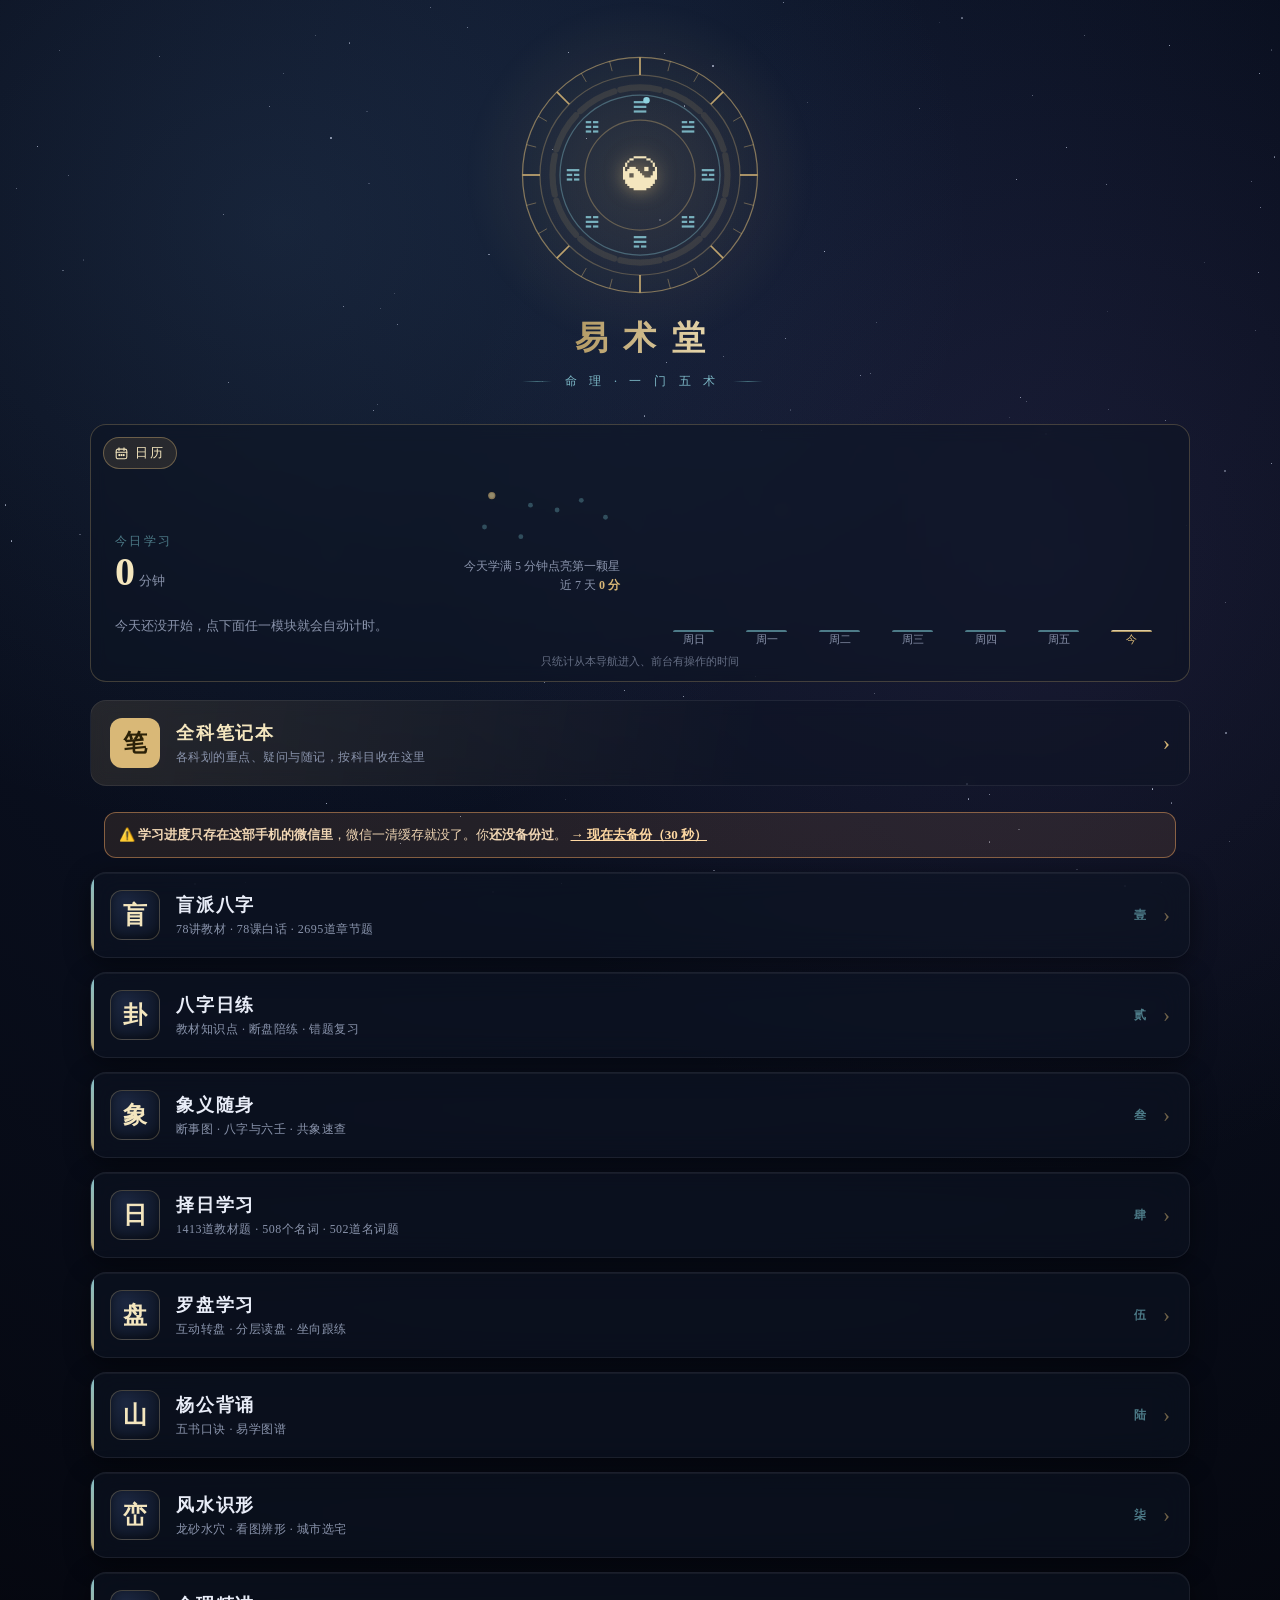
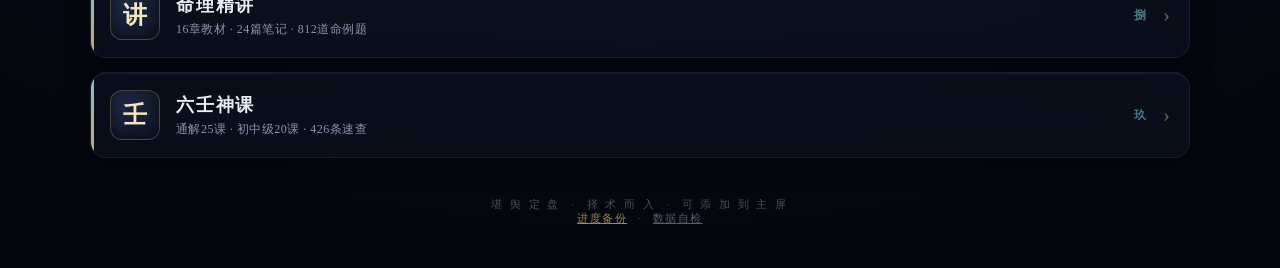
<file: index.html>
<!DOCTYPE html>
<html lang="zh-CN">
<head>
<meta charset="UTF-8">
<meta name="viewport" content="width=device-width, initial-scale=1.0, viewport-fit=cover">
<meta name="theme-color" content="#05070f">
<title>易术堂 · 六术学习导航</title>
<link rel="manifest" href="manifest.json">
<link rel="icon" href="icon192.png">
<!-- iOS 加桌图标与全屏 -->
<link rel="apple-touch-icon" href="icon180.png">
<meta name="apple-mobile-web-app-capable" content="yes">
<meta name="apple-mobile-web-app-status-bar-style" content="black-translucent">
<meta name="apple-mobile-web-app-title" content="易术堂">
<!-- 微信/社交分享卡片 -->
<meta property="og:type" content="website">
<meta property="og:title" content="易术堂 · 六术学习导航">
<meta property="og:description" content="八字日练 · 象义随身 · 六壬神课 · 择日学习 · 杨公背诵 · 风水识形，一个入口全部打开。">
<meta property="og:image" content="https://nevergiveup0618.github.io/all-project/og.png">
<meta property="og:url" content="https://nevergiveup0618.github.io/all-project/">
<meta name="description" content="八字日练 · 象义随身 · 六壬神课 · 择日学习 · 杨公背诵 · 风水识形，一个入口全部打开。">
<meta name="twitter:card" content="summary_large_image">
<meta name="twitter:title" content="易术堂 · 六术学习导航">
<meta name="twitter:image" content="https://nevergiveup0618.github.io/all-project/og.png">
<style>
  :root{
    --bg0:#05070f; --bg1:#0a1020;
    --gold:#d9b877; --gold-hi:#f4e6be; --gold-lo:#9a7d43;
    --cyan:#8fd3e0; --cyan-dim:#4d7b88;
    --ink:#e9edf8; --ink-dim:#8a94ac;
    --line:rgba(217,184,119,.26);
    --panel:rgba(14,20,36,.55);
  }
  *{box-sizing:border-box;-webkit-tap-highlight-color:transparent;}
  html,body{margin:0;padding:0;}
  body{
    min-height:100vh; position:relative; overflow-x:hidden;
    background:
      radial-gradient(90% 55% at 22% 12%, rgba(80,120,160,.16), transparent 60%),
      radial-gradient(80% 55% at 82% 30%, rgba(110,86,160,.14), transparent 60%),
      radial-gradient(120% 90% at 50% 8%, #101a30 0%, #0a1020 42%, var(--bg0) 100%);
    color:var(--ink);
    font-family:"Noto Serif SC","Songti SC","PingFang SC",serif;
    display:flex; flex-direction:column; align-items:center;
    padding:calc(env(safe-area-inset-top) + 44px) 22px calc(env(safe-area-inset-bottom) + 42px);
  }
  /* 星空层 */
  #stars,#stars2{position:fixed; inset:0; z-index:0; pointer-events:none;}
  .star{position:absolute; border-radius:50%; background:#dfe8ff;}
  @keyframes tw{0%,100%{opacity:.25}50%{opacity:1}}
  .wrap{position:relative; z-index:2; width:100%; display:flex; flex-direction:column; align-items:center;}

  /* 罗盘主视觉 */
  .hero{position:relative; width:210px; height:210px; margin:6px 0 6px; opacity:0; animation:fade 1s .1s ease forwards;}
  .compass{position:absolute; inset:0; color:var(--gold);}
  .compass.spin{animation:spin 120s linear infinite;}
  .compass.spin-r{animation:spin 90s linear infinite reverse;}
  @keyframes spin{to{transform:rotate(360deg);}}
  .core{
    position:absolute; inset:0; display:grid; place-items:center; flex-direction:column;
  }
  .core .tj{font-size:34px; color:var(--gold-hi); text-shadow:0 0 18px rgba(217,184,119,.6); line-height:1;}
  .glow{position:absolute; inset:-30% ; border-radius:50%;
    background:radial-gradient(circle, rgba(217,184,119,.14), transparent 62%); z-index:-1;}

  /* 标题 */
  .head{text-align:center; margin:10px 0 34px; opacity:0; animation:fade 1s .35s ease forwards;}
  h1{
    font-size:33px; letter-spacing:.46em; font-weight:700; margin:0 0 12px; padding-left:.46em;
    background:linear-gradient(100deg,var(--gold-lo),var(--gold-hi) 42%,#fff8e6 50%,var(--gold-hi) 58%,var(--gold-lo));
    background-size:220% 100%;
    -webkit-background-clip:text; background-clip:text; -webkit-text-fill-color:transparent;
    animation:sheen 7s ease-in-out infinite;
  }
  @keyframes sheen{0%,100%{background-position:0 0}50%{background-position:100% 0}}
  .sub{display:flex; align-items:center; justify-content:center; gap:13px;
    font-size:12px; letter-spacing:.4em; color:var(--cyan); opacity:.85; margin:0; padding-left:.4em;}
  .sub::before,.sub::after{content:""; width:30px; height:1px; background:linear-gradient(90deg,transparent,var(--cyan-dim),transparent);}

  /* 卡片 */
  .grid{width:100%; max-width:452px; display:flex; flex-direction:column; gap:14px;}
  .card{
    display:flex; align-items:center; gap:16px; padding:17px 19px;
    background:var(--panel);
    -webkit-backdrop-filter:blur(14px); backdrop-filter:blur(14px);
    border:1px solid rgba(255,255,255,.07); border-radius:16px;
    color:var(--ink); text-decoration:none; position:relative; overflow:hidden;
    box-shadow:0 6px 26px rgba(0,0,0,.45), inset 0 1px 0 rgba(255,255,255,.05);
    opacity:0; transform:translateY(16px); animation:rise .7s ease forwards;
    transition:transform .2s ease, border-color .25s, box-shadow .25s;
  }
  .card::before{content:""; position:absolute; left:0; top:0; bottom:0; width:3px;
    background:linear-gradient(var(--cyan),var(--gold)); opacity:.9;}
  .card:nth-of-type(1){animation-delay:.5s}.card:nth-of-type(2){animation-delay:.58s}
  .card:nth-of-type(3){animation-delay:.66s}.card:nth-of-type(4){animation-delay:.74s}
  .card:nth-of-type(5){animation-delay:.82s}.card:nth-of-type(6){animation-delay:.9s}
  .card:nth-of-type(7){animation-delay:.98s}.card:nth-of-type(8){animation-delay:1.06s}.card:nth-of-type(9){animation-delay:1.14s}
  .card:active{transform:scale(.985);}
  .card:hover{border-color:rgba(217,184,119,.5);
    box-shadow:0 12px 38px rgba(0,0,0,.55), 0 0 0 1px rgba(217,184,119,.14);
    transform:translateY(-2px);}
  .ic{
    flex:0 0 50px; height:50px; border-radius:12px; display:grid; place-items:center;
    font-size:24px; font-weight:600; color:var(--gold-hi);
    background:radial-gradient(circle at 32% 26%, #1c2740, #0c1322);
    border:1px solid var(--line);
    box-shadow:inset 0 -3px 8px rgba(0,0,0,.4);
  }
  .txt{flex:1; min-width:0;}
  .t-main{font-size:18px; font-weight:600; letter-spacing:.1em;}
  .t-sub{font-size:12px; color:var(--ink-dim); margin-top:4px; letter-spacing:.04em;}
  .summary-item{display:inline-block;}
  .no{font:600 12px/1 "PingFang SC",sans-serif; color:var(--cyan-dim); letter-spacing:.1em; flex:0 0 auto;}
  .arrow{color:var(--gold); font-size:21px; opacity:.5; flex:0 0 auto; transition:transform .2s,opacity .2s;}
  .card:hover .arrow{opacity:1; transform:translateX(3px);}

  /* 学习看板徽标 */
  .badge{
    display:none; margin-top:6px; font:500 11.5px/1.5 "PingFang SC",sans-serif;
    color:#8fd3e0; letter-spacing:.03em;
  }
  .badge.on{display:block;}
  .badge b{color:var(--gold-hi); font-weight:600;}
  /* 继续上次 */
  .cont{
    display:none; align-items:center; gap:8px; margin:-16px 0 26px;
    padding:9px 16px 9px 13px; border-radius:22px; text-decoration:none;
    background:rgba(217,184,119,.1); border:1px solid rgba(217,184,119,.32);
    color:var(--gold-hi); font-size:13px; letter-spacing:.06em;
    opacity:0; animation:fade .8s .45s ease forwards;
  }
  .cont.on{display:inline-flex;}
  .cont:active{background:rgba(217,184,119,.2);}
  .cont .k{font-size:11px; color:var(--ink-dim); letter-spacing:.1em;}
  .foot{margin-top:40px; font-size:10.5px; letter-spacing:.24em; color:rgba(138,148,172,.5); text-align:center;
    opacity:0; animation:fade 1s 1s ease forwards;}
  @keyframes fade{to{opacity:1;}}
  @keyframes rise{to{opacity:1; transform:none;}}
  @media (prefers-reduced-motion:reduce){*{animation:none!important;} .hero,.head,.card,.foot{opacity:1;transform:none;}}
  @media (min-width:600px){ .grid{max-width:540px;} .hero{width:240px;height:240px;} }
  /* ⭐ 宽屏拉开（2026-08-11 修正）：布局不变（仍是单列卡片），
     只放开容器宽度让卡片横向拉长。
     ⚠️ 初版改成了 2/3 列网格，用户反馈「整体布局都变了」，已撤销。 */
  @media (min-width:860px){
    .grid{max-width:1100px;}
    .hero{width:250px; height:250px;}
  }
  @media (min-width:1400px){
    .grid{max-width:1500px;}
  }

  /* 今日学习时长 */
  .nbk{display:flex;align-items:center;gap:14px;margin:0 auto 16px;width:100%;max-width:452px;padding:17px 19px;gap:16px;border:1px solid rgba(255,255,255,.07);border-radius:16px;background:linear-gradient(100deg,rgba(217,184,119,.13),rgba(14,20,36,.55) 60%);text-decoration:none;color:var(--ink);-webkit-backdrop-filter:blur(8px);backdrop-filter:blur(8px)}
  .nbk:active{transform:scale(.985)}
  .nbk .ic2{flex:0 0 50px;height:50px;border-radius:12px;display:grid;place-items:center;background:var(--gold);color:#2a2108;font-size:24px;font-weight:600}
  @media (min-width:600px){.nbk{max-width:540px}}
  @media (min-width:860px){.nbk{max-width:1100px}}
  @media (min-width:1400px){.nbk{max-width:1500px}}
  .nbk .t1{font-size:18px;font-weight:600;letter-spacing:.1em;color:var(--gold-hi)}.nbk .t2{font-size:12px;color:var(--ink-dim);margin-top:4px;letter-spacing:.04em}
  .nbk .t2 b{color:var(--gold);font-weight:600}.nbk .ar{margin-left:auto;color:var(--gold);font-size:22px}
  .tm{margin:0 auto 18px;width:100%;max-width:540px;padding:14px 16px 10px;border:1px solid var(--line);border-radius:16px;background:var(--panel);backdrop-filter:blur(8px);-webkit-backdrop-filter:blur(8px)}
  .tm-top{display:flex;justify-content:space-between;align-items:flex-end;gap:12px}
  .tm-k{display:block;font-size:12px;letter-spacing:.2em;color:var(--cyan-dim)}
  .tm-big b{font-size:40px;line-height:1.1;font-weight:700;color:var(--gold-hi);font-family:"Noto Serif SC",Songti SC,serif;margin-right:4px}
  .tm-u{font-size:13px;color:var(--ink-dim)}
  .tm-side{display:flex;flex-direction:column;align-items:flex-end;gap:2px;font-size:12px;color:var(--ink-dim)}
  .tm-side b{color:var(--gold)}
  .tm-bars{margin:10px 0 4px}
  .tm-row{display:flex;align-items:center;gap:8px;margin:5px 0;font-size:12.5px;color:var(--ink)}
  .tm-row .nm{flex:0 0 4.6em;color:var(--ink-dim)}
  .tm-row .bar{flex:1;height:7px;border-radius:4px;background:rgba(255,255,255,.07);overflow:hidden}
  .tm-row .bar i{display:block;height:100%;border-radius:4px;background:linear-gradient(90deg,var(--gold-lo),var(--gold-hi))}
  .tm-row .mn{flex:0 0 3.4em;text-align:right;color:var(--gold)}
  .tm-empty{margin:8px 0;font-size:12.5px;color:var(--ink-dim)}
  .tm-week{display:grid;grid-template-columns:repeat(7,1fr);gap:6px;align-items:end;margin-top:10px;padding-top:10px;border-top:1px dashed var(--line)}
  .tm-day{text-align:center;font-size:11px;color:var(--ink-dim)}
  .tm-day .col{height:44px;display:flex;align-items:flex-end;justify-content:center}
  .tm-day .col i{display:block;width:60%;min-height:2px;border-radius:3px 3px 0 0;background:var(--cyan-dim)}
  .tm-day.today .col i{background:linear-gradient(180deg,var(--gold-hi),var(--gold-lo))}
  .tm-day .v{display:block;height:14px;line-height:14px;color:var(--ink)}
  .tm-day.today{color:var(--gold)}
  .tm-note{margin-top:8px;font-size:10.5px;color:var(--ink-dim);opacity:.7;text-align:center}
  .tm-peak{margin:6px 0 0;font-size:12px;color:var(--cyan)}
  .tm-peak b{color:var(--gold-hi);font-weight:600}
  #tm-dipper{display:block;overflow:visible}
  #tm-dipper .st{transition:opacity .3s}
  #tm-dipper .pulse{animation:dp 1.8s ease-in-out infinite;transform-box:fill-box;transform-origin:center}
  @keyframes dp{0%,100%{opacity:.9;transform:scale(1)}50%{opacity:.3;transform:scale(2.2)}}
  #ring-time path{transition:opacity .4s}
  #ring-time .now{animation:dp 2s ease-in-out infinite;transform-box:fill-box;transform-origin:center}


  /* 学习日历 */
  .tm{position:relative;padding-top:52px}
  .cal-btn{position:absolute;top:12px;left:12px;display:inline-flex;align-items:center;gap:6px;padding:6px 12px 6px 10px;border-radius:16px;border:1px solid rgba(217,184,119,.38);background:linear-gradient(rgba(217,184,119,.14),rgba(217,184,119,.14)),#0b1222;color:var(--gold-hi);font:500 12.5px/1 inherit;font-family:inherit;letter-spacing:.12em;cursor:pointer;z-index:2}
  .cal-btn:active{background:rgba(217,184,119,.22)}
  .cal-btn svg{width:15px;height:15px}
  .cal-mask{position:fixed;inset:0;z-index:50;background:rgba(3,6,14,.72);-webkit-backdrop-filter:blur(6px);backdrop-filter:blur(6px);display:none;align-items:center;justify-content:center;padding:16px}
  .cal-mask.on{display:flex}
  .cal{width:100%;max-width:440px;max-height:92vh;overflow:auto;border-radius:20px;border:1px solid rgba(217,184,119,.3);background:linear-gradient(160deg,#121b30,#0a1020);box-shadow:0 20px 60px rgba(0,0,0,.6);padding:16px 16px 14px;color:var(--ink)}
  .cal-h{display:flex;align-items:center;justify-content:space-between;gap:8px;margin-bottom:10px}
  .cal-h .ttl{font-size:19px;letter-spacing:.14em;color:var(--gold-hi);font-weight:600}
  .cal-nav{width:34px;height:34px;border-radius:50%;border:1px solid var(--line);background:rgba(255,255,255,.04);color:var(--gold);font-size:18px;cursor:pointer;display:grid;place-items:center;padding:0}
  .cal-nav:disabled{opacity:.25;cursor:default}
  .cal-x{margin-left:auto;background:none;border:0;color:var(--ink-dim);font-size:13px;cursor:pointer;letter-spacing:.1em}
  .cal-sum{display:grid;grid-template-columns:repeat(4,1fr);gap:8px;margin:4px 0 12px}
  .cal-sum div{text-align:center;padding:8px 2px;border-radius:12px;background:rgba(255,255,255,.04);border:1px solid rgba(255,255,255,.06)}
  .cal-sum b{display:block;font-size:17px;color:var(--gold-hi);font-weight:700;line-height:1.2}
  .cal-sum span{font-size:11px;color:var(--ink-dim);letter-spacing:.06em}
  .cal-w,.cal-g{display:grid;grid-template-columns:repeat(7,1fr);gap:5px}
  .cal-w span{text-align:center;font-size:11.5px;color:var(--cyan-dim);padding:2px 0 4px}
  .cal-d{position:relative;aspect-ratio:1/1.08;border-radius:10px;border:1px solid rgba(255,255,255,.05);background:rgba(255,255,255,.025);display:flex;flex-direction:column;align-items:center;justify-content:center;gap:1px;cursor:pointer;color:var(--ink-dim);font-size:11px;padding:0;font-family:inherit}
  .cal-d i{font-style:normal;font-size:12px;color:var(--ink-dim);line-height:1}
  .cal-d em{font-style:normal;font-size:11.5px;font-weight:600;color:var(--gold-hi);line-height:1.1;min-height:13px}
  .cal-d.e{visibility:hidden}
  .cal-d.l1{background:rgba(217,184,119,.14);border-color:rgba(217,184,119,.2)}
  .cal-d.l2{background:rgba(217,184,119,.30);border-color:rgba(217,184,119,.35)}
  .cal-d.l3{background:rgba(217,184,119,.50);border-color:rgba(217,184,119,.55)}.cal-d.l3 i,.cal-d.l3 em{color:#1d1606}
  .cal-d.l4{background:linear-gradient(160deg,var(--gold-hi),var(--gold));border-color:var(--gold-hi)}.cal-d.l4 i,.cal-d.l4 em{color:#1d1606}
  .cal-d.today{box-shadow:0 0 0 1.5px var(--cyan)}
  .cal-d.sel{outline:2px solid var(--gold-hi);outline-offset:1px}
  .cal-d.fut{opacity:.35;cursor:default}
  .cal-lg{display:flex;align-items:center;justify-content:center;gap:5px;margin:10px 0 2px;font-size:11px;color:var(--ink-dim)}
  .cal-lg u{display:inline-block;width:14px;height:14px;border-radius:4px;text-decoration:none}
  .cal-det{margin-top:10px;padding:10px 12px;border-radius:12px;background:rgba(255,255,255,.04);border:1px dashed var(--line);font-size:13px;min-height:44px}
  .cal-det .dt{color:var(--gold-hi);font-weight:600;margin-bottom:6px;letter-spacing:.06em}
  .cal-det .tm-row{margin:4px 0}
  .cal-note{font-size:10.5px;color:var(--ink-dim);opacity:.7;text-align:center;margin-top:8px}

  /* 今日学习卡：跟卡片列同宽；宽屏分两栏（左：时长/分条，右：近 7 天柱图），布局不变只是不再留大片空白 */
  @media (min-width:860px){
    .tm{max-width:1100px;display:grid;grid-template-columns:minmax(0,1fr) minmax(0,1fr);grid-template-areas:"top week" "peak week" "bars week" "note note";column-gap:40px;padding:56px 24px 12px}
    .tm-top{grid-area:top}.tm-peak{grid-area:peak}.tm-bars{grid-area:bars}.tm-week{grid-area:week;margin-top:0;padding-top:0;border-top:0;align-self:stretch;grid-template-columns:repeat(7,1fr)}
    .tm-day .col{height:110px}
    .tm-note{grid-area:note}
    #tm-dipper{width:150px;height:75px}
  }
  @media (min-width:1400px){ .tm{max-width:1500px} }
</style>
</head>
<body>
  <div id="stars"></div>
  <div id="stars2"></div>

  <div class="wrap">
    <div class="hero">
      <div class="glow"></div>
      <svg class="compass spin" id="ring-out" viewBox="0 0 200 200" fill="none"></svg>
      <svg class="compass spin-r" id="ring-in" viewBox="0 0 200 200" fill="none"></svg>
      <svg class="compass" id="ring-time" viewBox="0 0 200 200" fill="none" aria-label="今日各时辰学习时长"></svg>
      <div class="core"><div class="tj">&#9775;</div></div>
    </div>

    <div class="head">
      <h1>易术堂</h1>
      <p class="sub">命 理 · 一 门 五 术</p>
    </div>

    <a class="cont" id="cont" href="#"><span class="k">继续</span><span id="cont-name"></span> &#8250;</a>

    <section class="tm" id="tm" aria-label="今日学习时长">
      <button class="cal-btn" id="cal-open" type="button" aria-label="打开学习日历"><svg viewBox="0 0 24 24" fill="none" stroke="currentColor" stroke-width="1.7" stroke-linecap="round" stroke-linejoin="round"><rect x="3.5" y="5" width="17" height="15.5" rx="3"/><path d="M3.5 10h17M8 3v4M16 3v4"/><circle cx="8.5" cy="14.5" r=".9" fill="currentColor"/><circle cx="12" cy="14.5" r=".9" fill="currentColor"/><circle cx="15.5" cy="14.5" r=".9" fill="currentColor"/></svg>日历</button>
      <div class="tm-top">
        <div class="tm-big"><span class="tm-k">今日学习</span><b id="tm-today">0</b><span class="tm-u" id="tm-unit">分钟</span></div>
        <div class="tm-side"><svg id="tm-dipper" viewBox="0 0 124 62" width="124" height="62" aria-label="北斗连星"></svg><span id="tm-streak"></span><span id="tm-week-total"></span></div>
      </div>
      <div class="tm-peak" id="tm-peak"></div>
      <div class="tm-bars" id="tm-bars"></div>
      <div class="tm-week" id="tm-week"></div>
      <div class="tm-note">只统计从本导航进入、前台有操作的时间</div>
    </section>

    <a class="nbk" href="notebook.html" id="nbk"><div class="ic2">笔</div><div><div class="t1">全科笔记本</div><div class="t2" id="nbk-sub">各科划的重点、疑问与随记，按科目收在这里</div></div><span class="ar">&#8250;</span></a>

    <main class="grid" id="grid">
<div id="ygBar" style="display:none;margin:10px 14px 0;padding:11px 14px;border:1px solid rgba(217,150,90,.55);background:rgba(217,150,90,.12);border-radius:12px;color:#f0d6b4;font-size:13px;line-height:1.7"></div>

      <a class="card" data-app="mangpai" href="view.html?app=mangpai">
        <div class="ic">盲</div>
        <div class="txt"><div class="t-main">盲派八字</div><div class="t-sub"><span class="summary-item">78讲教材</span> · <span class="summary-item">78课白话</span> · <span class="summary-item">2695道章节题</span></div>
          <div class="badge"></div></div>
        <span class="no">壹</span><span class="arrow">&#8250;</span>
      </a>
      <a class="card" data-app="bazi" href="view.html?app=bazi">
        <div class="ic">卦</div>
        <div class="txt"><div class="t-main">八字日练</div><div class="t-sub"><span class="summary-item">教材知识点</span> · <span class="summary-item">断盘陪练</span> · <span class="summary-item">错题复习</span></div>
          <div class="badge"></div></div>
        <span class="no">贰</span><span class="arrow">&#8250;</span>
      </a>
      <a class="card" data-app="xiangfa" href="view.html?app=xiangfa">
        <div class="ic">象</div>
        <div class="txt"><div class="t-main">象义随身</div><div class="t-sub"><span class="summary-item">断事图</span> · <span class="summary-item">八字与六壬</span> · <span class="summary-item">共象速查</span></div>
          <div class="badge"></div></div>
        <span class="no">叁</span><span class="arrow">&#8250;</span>
      </a>
      <a class="card" data-app="zeri" href="view.html?app=zeri">
        <div class="ic">日</div>
        <div class="txt"><div class="t-main">择日学习</div><div class="t-sub"><span class="summary-item">1413道教材题</span> · <span class="summary-item">508个名词</span> · <span class="summary-item">502道名词题</span></div>
          <div class="badge"></div></div>
        <span class="no">肆</span><span class="arrow">&#8250;</span>
      </a>
      <a class="card" data-app="luopan" href="view.html?app=luopan">
        <div class="ic">盘</div>
        <div class="txt"><div class="t-main">罗盘学习</div><div class="t-sub">互动转盘 · 分层读盘 · 坐向跟练</div>
          <div class="badge"></div></div>
        <span class="no">伍</span><span class="arrow">&#8250;</span>
      </a>
      <a class="card" data-app="yangong" href="view.html?app=yangong">
        <div class="ic">山</div>
        <div class="txt"><div class="t-main">杨公背诵</div><div class="t-sub">五书口诀 · 易学图谱</div>
          <div class="badge"></div></div>
        <span class="no">陆</span><span class="arrow">&#8250;</span>
      </a>
      <a class="card" data-app="fengshui" href="view.html?app=fengshui">
        <div class="ic">峦</div>
        <div class="txt"><div class="t-main">风水识形</div><div class="t-sub">龙砂水穴 · 看图辨形 · 城市选宅</div>
          <div class="badge"></div></div>
        <span class="no">柒</span><span class="arrow">&#8250;</span>
      </a>
      <a class="card" data-app="jingjiang" href="view.html?app=jingjiang">
        <div class="ic">讲</div>
        <div class="txt"><div class="t-main">命理精讲</div><div class="t-sub"><span class="summary-item">16章教材</span> · <span class="summary-item">24篇笔记</span> · <span class="summary-item">812道命例题</span></div>
          <div class="badge"></div></div>
        <span class="no">捌</span><span class="arrow">&#8250;</span>
      </a>
      <a class="card" data-app="lrcourse" href="view.html?app=lrcourse">
        <div class="ic">壬</div>
        <div class="txt"><div class="t-main">六壬神课</div><div class="t-sub"><span class="summary-item">通解25课</span> · <span class="summary-item">初中级20课</span> · <span class="summary-item">426条速查</span></div>
          <div class="badge"></div></div>
        <span class="no">玖</span><span class="arrow">&#8250;</span>
      </a>
    </main>

    <div class="foot">堪 舆 定 盘 &nbsp;·&nbsp; 择 术 而 入 &nbsp;·&nbsp; 可 添 加 到 主 屏<br>
      <a href="backup.html" style="color:rgba(217,184,119,.7);letter-spacing:.14em">进度备份</a>
      &nbsp;·&nbsp;
      <a href="check.html" style="color:rgba(138,148,172,.6);letter-spacing:.14em">数据自检</a>
    </div>
  </div>

<script>
// —— 星空 ——
(function(){
  function field(el,n,maxr,tw){
    var h="";
    for(var i=0;i<n;i++){
      var s=(Math.random()*maxr+0.4).toFixed(2);
      var x=(Math.random()*100).toFixed(2), y=(Math.random()*100).toFixed(2);
      var o=(Math.random()*0.6+0.2).toFixed(2);
      var t=tw?(" animation:tw "+(Math.random()*4+2.5).toFixed(1)+"s ease-in-out "+(Math.random()*4).toFixed(1)+"s infinite;"):"";
      h+='<span class="star" style="width:'+s+'px;height:'+s+'px;left:'+x+'%;top:'+y+'%;opacity:'+o+';'+t+'"></span>';
    }
    el.innerHTML=h;
  }
  field(document.getElementById('stars'),90,1.6,true);
  field(document.getElementById('stars2'),50,1.0,false);
})();

// —— 罗盘 ——
(function(){
  var NS="http://www.w3.org/2000/svg", C=100;
  function pt(cx,cy,r,deg){var a=(deg-90)*Math.PI/180;return[cx+r*Math.cos(a),cy+r*Math.sin(a)];}
  // 外环:24山刻度 + 双圈
  var out='';
  out+='<circle cx="100" cy="100" r="94" stroke="currentColor" stroke-opacity=".55" stroke-width="1"/>';
  out+='<circle cx="100" cy="100" r="80" stroke="currentColor" stroke-opacity=".3" stroke-width="1"/>';
  for(var i=0;i<24;i++){
    var deg=i*15, major=(i%3===0);
    var r1=94, r2=major?80:86;
    var a=(deg-90)*Math.PI/180;
    out+='<line x1="'+(100+r1*Math.cos(a)).toFixed(1)+'" y1="'+(100+r1*Math.sin(a)).toFixed(1)+'" x2="'+(100+r2*Math.cos(a)).toFixed(1)+'" y2="'+(100+r2*Math.sin(a)).toFixed(1)+'" stroke="currentColor" stroke-opacity="'+(major?'.85':'.4')+'" stroke-width="'+(major?1.4:0.8)+'"/>';
  }
  document.getElementById('ring-out').innerHTML=out;
  // 内环:八卦 + 圈
  var trig=['☰','☱','☲','☳','☴','☵','☶','☷'];
  var inn='';
  inn+='<circle cx="100" cy="100" r="64" stroke="#8fd3e0" stroke-opacity=".35" stroke-width="1"/>';
  inn+='<circle cx="100" cy="100" r="44" stroke="currentColor" stroke-opacity=".35" stroke-width="1"/>';
  for(var k=0;k<8;k++){
    var d=k*45, a2=(d-90)*Math.PI/180, rr=54;
    var x=(100+rr*Math.cos(a2)), y=(100+rr*Math.sin(a2));
    inn+='<text x="'+x.toFixed(1)+'" y="'+y.toFixed(1)+'" fill="#8fd3e0" fill-opacity=".8" font-size="11" text-anchor="middle" dominant-baseline="central">'+trig[k]+'</text>';
  }
  document.getElementById('ring-in').innerHTML=inn;
})();

/* SITE_COUNTS_START */
window.YST_COUNTS={"mangpai":{"plain":78,"qna":11,"selftest":2695,"course":78,"rawCourse":85,"notes":19,"quiz":936,"quizChart":936,"quizChai":936},"jingjiang":{"course":16,"notes":24,"quiz":812,"quizChart":780,"quizChai":522},"lrcourse":{"lesson":25,"basicLesson":20,"planned":25,"pan":10,"basicPan":14,"cite":407,"ref":160,"basicRef":266,"ge":66,"extra":5,"xf":295,"bifa":100,"bifage":356,"jinsuo":94,"jinsuob":41,"quiz":189,"quizstar":81,"mufu":80,"tongjie":842},"zeri":{"questions":1413,"chapters":72,"terms":508,"termQuestions":502}};
/* SITE_COUNTS_END */

// —— 学习看板 + 继续上次 + 按使用频率排序 ——
// 同域共享 localStorage,直接读各App的真实存储键
(function(){
  var NAMES={bazi:'八字日练',xiangfa:'象义随身',zeri:'择日学习',luopan:'罗盘学习',yangong:'杨公背诵',fengshui:'风水识形',jingjiang:'命理精讲',lrcourse:'六壬神课',mangpai:'盲派八字'};
  function J(k,d){try{var v=localStorage.getItem(k);return v?JSON.parse(v):d;}catch(e){return d;}}
  function today(){var d=new Date();return d.getFullYear()+'-'+String(d.getMonth()+1).padStart(2,'0')+'-'+String(d.getDate()).padStart(2,'0');}

  var C=window.YST_COUNTS;
  function total(app,field,cached){return Math.max(+cached||0,+C[app][field]||0);}
  var STAT={
    // bazi_cat_stats: {类目:{a:答题数, e:错数}}  ——与 updateCatStats() 一致
    bazi:function(){
      var s=J('bazi_cat_stats',{}),a=0,e=0;
      for(var k in s){ var v=s[k]||{}; a+=+v.a||0; e+=+v.e||0; }
      var d=J('bazi',{}),tc=+d.totalCorrect||0,ds=+d.dayStreak||0;   // 与App首页同源：连续打卡=dayStreak，累计对题=totalCorrect
      return (a||tc) ? '连续打卡 <b>'+ds+'</b> 天 · 累计对题 <b>'+tc+'</b>'+(a?' · 综合正确率 <b>'+Math.round((a-e)/a*100)+'%</b>':'') : null;
    },
    // ⚠️ 六壬神课(liuren-game) 2026-10-22 退役并入六壬课程，卡片与看板已撤（旧 lr_* 数据仍在，备份页照常认）
    // Current textbook and term banks share the core schema but keep separate records.
    zeri:function(){
      var p=[],modern=false;
      [['zeri_qbank_v1','教材','questions'],['zeri_terms_v1','名词','termQuestions']].forEach(function(row){
        var state=J(row[0],null);if(!state||state.v!==1)return;modern=true;
        var seen=state.seen||{},wrong=state.wrong||{},n=Object.keys(seen).filter(function(k){return seen[k]&&typeof seen[k]==='object';}).length;
        var w=Object.keys(wrong).filter(function(k){return wrong[k]&&wrong[k].active===true;}).length;
        if(n||w)p.push(row[1]+'已练 <b>'+n+'</b>/'+C.zeri[row[2]]+' 题'+(w?' · 待订正 <b>'+w+'</b>':''));
      });
      if(modern)return p.length?p.join('<br>'):null;
      // Archived-course records remain visible only when the new banks have no state.
      var w=J('zeri_wrong_v1',[]);
      return Array.isArray(w)&&w.length?'旧课程错题 <b>'+w.length+'</b>':null;
    },
    luopan:function(){
      var s=J('luopan_learning_v1',{}),items=s.items||{},n=Object.keys(items).length,w=0;
      for(var k in items) if(items[k]&&items[k].active)w++;
      return n?'已练 <b>'+n+'</b> 个考点'+(w?' · 待订正 <b>'+w+'</b>':''):null;
    },
    // yangpu: {书:{date, seen, known}} ——与App一致:今日已背=seen,记住=known(日期为ISO)
    yangong:function(){
      var s=J('yangpu',{}),t=today(),seen=0,known=0;
      for(var k in s){ var v=s[k]||{}; if(v && v.date===t){ seen+=+v.seen||0; known+=+v.known||0; } }
      return seen ? '今日已背 <b>'+seen+'</b> · 记住 <b>'+known+'</b>' : null;
    },
    // 命理精讲(bazi-course):bazi_course_read {文档id:阅读百分比} / bazi_course_seen {题号:时间戳}
    // ⚠️ read 里教材(c1..c16)与笔记(n1..n14)混在一起,数"章"只能取 c 开头的;≥90 才算读完
    // ⚠️ 该App刻意不做SRS/自评,没有正确率可显示——别再去读 srs / tag_stats,那两个键已废弃
    // ⚠️ 分母别再写死:那套内容一直在加(用户新问一题就多一篇笔记/多一道命例)。
    //    该App启动时会把真实总量写进 bazi_course_counts,这里读它;
    //    没打开过该App时(读不到)退回当前已知的数,只是显示,不影响功能。
    jingjiang:function(){
      var r=J('bazi_course_read',{}),ch=0,nt=0;
      for(var k in r){
        if((+r[k]||0)<90) continue;
        if(k.charAt(0)==='c') ch++; else if(k.charAt(0)==='n') nt++;
      }
      var seen=Object.keys(J('bazi_course_seen',{})).length;
      var c=J('bazi_course_counts',{});
      var nCh=total('jingjiang','course',c.course), nNt=total('jingjiang','notes',c.notes), nQz=total('jingjiang','quiz',c.quiz);   // 仅在没打开过该App时用；真实值由App写入 bazi_course_counts
      var p=[];
      if(ch) p.push('读完 <b>'+ch+'</b>/'+nCh+' 章');
      if(nt) p.push('笔记 <b>'+nt+'</b>/'+nNt+' 篇');
      if(seen) p.push('命例 <b>'+seen+'</b>/'+nQz+' 题');
      return p.length ? p.join(' · ') : null;
    },
    // 六壬课程(liuren-course):liuren_course_read {课id:阅读百分比} ≥90 算读完
    // ⚠️ 分母读 liuren_course_counts.lesson(已写成的课数)——这套教材 25 课在陆续写,
    //    写死 3 过两周就不对了;没打开过该App时才退回当前已知的数,只是显示,不影响功能。
    lrcourse:function(){
      var r=J('liuren_course_read',{}),done=0,basic=0,p=[];
      for(var k in r){if((+r[k]||0)<90)continue;if(/^L\d{2}$/.test(k))done++;else if(/^B\d{2}$/.test(k))basic++;}
      var c=J('liuren_course_counts',{});
      if(done)p.push('通解读完 <b>'+done+'</b>/'+total('lrcourse','lesson',c.lesson)+' 课');
      if(basic)p.push('初中级读完 <b>'+basic+'</b>/'+C.lrcourse.basicLesson+' 课');
      return p.length?p.join(' · '):null;
    },
    // 风水识形(fengshui):guanshan_read {条目key:1} 已读; guanshan_srs {知识点id:{reviews}} 复习记录
    // ⚠️ 这一条 2026-08-24 才补——此前 STAT 里根本没有 fengshui,风水卡的进度从来就没显示过,
    //    不是数据丢了。NAMES 里有它、STAT 里没有,加卡片时漏掉的。
    fengshui:function(){
      var rd=J('guanshan_read',{}),srs=J('guanshan_srs',{}),p=[];
      var n=0; for(var k in rd){ if(rd[k]) n++; }
      var m=Object.keys(srs).length;
      if(n) p.push('读完 <b>'+n+'</b> 篇');
      if(m) p.push('知识点 <b>'+m+'</b> 条');
      return p.length ? p.join(' · ') : null;
    },
    // 盲派八字(mangpai-course):mp_course_read {id:百分比} / mp_course_seen / mp_course_st_seen / mp_course_wrong
    mangpai:function(){
      var r=J('mp_course_read',{}),ch=0,nt=0,plain=0;
      for(var k in r){ if((+r[k]||0)<90) continue; if(k.charAt(0)==='c') ch++; else if(k.charAt(0)==='n') nt++; else if(/^bh(z|g|zt)?\d+$/.test(k)) plain++; }
      var seen=Object.keys(J('mp_course_seen',{})).length, c=J('mp_course_counts',{}), p=[];
      var sts=J('mp_course_st_seen',{}), stk=Object.keys(sts), stOk=0;
      stk.forEach(function(k){ if(sts[k]&&sts[k][1]) stOk++; });
      var wn=Object.keys(J('mp_course_wrong',{})).length;
      if(ch) p.push('读完 <b>'+ch+'</b>/'+total('mangpai','course',c.course)+' 讲');
      if(nt) p.push('专题 <b>'+nt+'</b>/'+total('mangpai','notes',c.notes)+' 篇');
      if(plain) p.push('白话 <b>'+plain+'</b>/'+total('mangpai','plain',c.plain)+' 课');
      if(stk.length) p.push('章节题 <b>'+stk.length+'</b>/'+total('mangpai','selftest',c.selftest)+'（'+Math.round(stOk/stk.length*100)+'%）');
      if(seen) p.push('命例 <b>'+seen+'</b>/'+total('mangpai','quiz',c.quiz)+' 题');
      if(wn) p.push('错题 <b>'+wn+'</b>');
      return p.length ? p.join(' · ') : null;
    },
    // 象义:键名动态(前缀 bazi_xiangyi_mobile_v2__),只能确认有无记录
    xiangfa:function(){
      var pre='bazi_xiangyi_mobile_v2__',c=0;
      try{ for(var i=0;i<localStorage.length;i++){ if((localStorage.key(i)||'').indexOf(pre)===0) c++; } }
      catch(e){ return null; }
      return c ? '已有学习记录' : null;
    }
  };

  var cards=[].slice.call(document.querySelectorAll('.card'));
  cards.forEach(function(c){
    var appKey=c.getAttribute('data-app'),f=STAT[appKey]; if(!f) return;
    // ⚠️ 2026-08-24 修：原来是「缓存优先」——App 用 postMessage 汇报的文本一旦存进
    //    yst_stat_*，看板就再也不实时算了。而有的 App 在数据还没读出来时会汇报
    //    「尚未开始练习」，那句话就被永久钉住，之后练多少都显示它，看着就像进度没了。
    //    正确的优先级：**先实时算**（同域直接读得到，永远准确），
    //    算不出来（App 换了存储键、或数据存在别处）才退回缓存。
    var t=null,cached=J('yst_stat_'+appKey,null);
    try{ t=f(); }catch(e){ t=null; }
    var currentZeri=appKey==='zeri'&&((J('zeri_qbank_v1',{})||{}).v===1||(J('zeri_terms_v1',{})||{}).v===1);
    if(!t && !currentZeri && cached && cached.text && !/^(尚未|暂无|还没)/.test(cached.text)) t=cached.text;
    if(t){ var b=c.querySelector('.badge'); b.innerHTML=t; b.className='badge on'; }
  });

  // ⭐ 卡片顺序固定，按 html 里的壹贰叁…原样排，不再动。
  //    2026-08-23 按用户要求去掉"按使用频率重排"：
  //    ① 位置本身就是记忆——常用的那个在第几行第几个，手指是记得住的，重排等于每次都要重找；
  //    ② 卡片上印着壹贰叁肆伍陆柒捌，一重排序号就乱了，看着更怪。
  //    ⚠️ 别再"优化"成动态排序（tests_nav.js 有断言锁着）。
  //    wst_usage 仍由 view.html 照常统计，只是不再拿它排序。

  // 继续上次
  var last=null; try{ last=localStorage.getItem('wst_last'); }catch(e){}
  if(last && NAMES[last]){
    var el=document.getElementById('cont');
    document.getElementById('cont-name').textContent=NAMES[last];
    el.href='view.html?app='+last;
    el.className='cont on';
  }
})();


// —— 今日学习时长（读 view.html 记的 wst_time）——
(function(){
  var NM={}; [].forEach.call(document.querySelectorAll('.card[data-app]'),function(c){var m=c.querySelector('.t-main'); if(m) NM[c.getAttribute('data-app')]=m.textContent.trim();});   // 名字取自卡片，不另写一份
  function ymd(d){return d.getFullYear()+'-'+String(d.getMonth()+1).padStart(2,'0')+'-'+String(d.getDate()).padStart(2,'0');}
  function fmt(sec){var m=Math.floor(sec/60);return m>=60?Math.floor(m/60)+' 时 '+(m%60)+' 分':m+' 分';}
  function render(){
    var t={}; try{t=JSON.parse(localStorage.getItem('wst_time')||'{}')||{};}catch(e){}
    var now=new Date(), tk=ymd(now), td=t[tk]||{}, tot=0, k;
    for(k in td) tot+=+td[k]||0;
    var min=Math.floor(tot/60);
    var big=document.getElementById('tm-today'), unit=document.getElementById('tm-unit');
    if(min>=60){big.textContent=Math.floor(min/60)+':'+String(min%60).padStart(2,'0');unit.textContent='小时';}
    else if(tot>0&&min<1){big.textContent='<1';unit.textContent='分钟';}
    else {big.textContent=min;unit.textContent='分钟';}
    var rows=Object.keys(td).filter(function(a){return NM[a]&&td[a]>0;}).sort(function(a,b){return td[b]-td[a];});
    var mx=rows.length?td[rows[0]]:1, bars=document.getElementById('tm-bars');
    bars.innerHTML=rows.length?rows.map(function(a){
      return '<div class="tm-row"><span class="nm">'+NM[a]+'</span><span class="bar"><i style="width:'+Math.max(4,Math.round(td[a]/mx*100))+'%"></i></span><span class="mn">'+(td[a]<60?'<1 分':fmt(td[a]))+'</span></div>';
    }).join(''):'<div class="tm-empty">今天还没开始，点下面任一模块就会自动计时。</div>';
    // 近 7 天
    var days=[],wk=0,i,d,s,names='日一二三四五六',max=1;
    for(i=6;i>=0;i--){d=new Date(now.getFullYear(),now.getMonth(),now.getDate()-i);var o=t[ymd(d)]||{};s=0;for(k in o)s+=+o[k]||0;days.push({d:d,s:s});if(s>max)max=s;wk+=s;}
    document.getElementById('tm-week').innerHTML=days.map(function(x,j){
      var m=Math.round(x.s/60);
      return '<div class="tm-day'+(j===6?' today':'')+'"><span class="v">'+(x.s?m:'')+'</span><div class="col"><i style="height:'+Math.round(x.s/max*100)+'%"></i></div>'+(j===6?'今':'周'+names[x.d.getDay()])+'</div>';
    }).join('');
    document.getElementById('tm-week-total').innerHTML='近 7 天 <b>'+fmt(wk)+'</b>';
    // 连续天数：每天累计 ≥5 分钟算学了；今天还没到 5 分钟不断（从昨天往前数）
    var streak=0,all=t;
    for(i=0;i<90;i++){d=new Date(now.getFullYear(),now.getMonth(),now.getDate()-i);var oo=all[ymd(d)]||{};s=0;for(k in oo)s+=+oo[k]||0;
      if(s>=300)streak++; else if(i===0)continue; else break;}
    var sl=document.getElementById('tm-streak');
    var ZC='子丑寅卯辰巳午未申酉戌亥';
    drawDipper(streak, tot);
    sl.innerHTML=streak>=7?'北斗已成 · 连续 <b>'+streak+'</b> 天':(streak?'连续 <b>'+streak+'</b> 天':'今天学满 5 分钟点亮第一颗星');
    if(streak<7 && tot<300 && (streak||tot)) sl.innerHTML+=' · 再学 <b>'+Math.ceil((300-tot)/60)+'</b> 分钟点亮第 '+(streak+1)+' 颗';
    else if(streak<7 && tot<300 && !streak) {}
    // 时辰环
    var hr={}; try{hr=(JSON.parse(localStorage.getItem('wst_hour')||'{}')||{})[tk]||{};}catch(e){}
    drawShichen(hr);
    var pk=-1,pv=0,q; for(q=0;q<12;q++){ if((+hr[q]||0)>pv){pv=+hr[q];pk=q;} }
    document.getElementById('tm-peak').innerHTML=pk>=0?'今日最旺：<b>'+ZC[pk]+'时</b>（'+['23–1','1–3','3–5','5–7','7–9','9–11','11–13','13–15','15–17','17–19','19–21','21–23'][pk]+' 点）· '+(pv<60?'<1':Math.round(pv/60))+' 分钟':'';
  }
  // 罗盘时辰环：12 段，亮度 = 该时辰今日学习量（20 分钟满亮）；青点 = 此刻所处时辰位置
  function drawShichen(hr){
    var svg=document.getElementById('ring-time'); if(!svg) return;
    var R=70, s='', i;
    function pt(deg){var a=(deg-90)*Math.PI/180;return [100+R*Math.cos(a),100+R*Math.sin(a)];}
    for(i=0;i<12;i++){
      var c=i*30, p1=pt(c-13), p2=pt(c+13), v=Math.min(1,(+hr[i]||0)/1200);
      var d='M'+p1[0].toFixed(1)+' '+p1[1].toFixed(1)+' A'+R+' '+R+' 0 0 1 '+p2[0].toFixed(1)+' '+p2[1].toFixed(1);
      s+='<path d="'+d+'" stroke="#d9b877" stroke-opacity=".13" stroke-width="5" stroke-linecap="round"/>';
      if(v>0) s+='<path d="'+d+'" stroke="#f4e6be" stroke-opacity="'+(0.3+0.7*v).toFixed(2)+'" stroke-width="5" stroke-linecap="round" style="filter:drop-shadow(0 0 '+(2+4*v).toFixed(1)+'px rgba(244,230,190,'+(0.4+0.5*v).toFixed(2)+'))"/>';
    }
    var n=new Date(), deg=(((n.getHours()+1)%24)+n.getMinutes()/60)*15-15, q=pt(deg);
    var a=(deg-90)*Math.PI/180, qx=100+60*Math.cos(a), qy=100+60*Math.sin(a);
    s+='<circle class="now" cx="'+qx.toFixed(1)+'" cy="'+qy.toFixed(1)+'" r="2.6" fill="#8fd3e0"/>';
    svg.innerHTML=s;
  }
  // 北斗连星：连续学满 5 分钟的天数，逐天点亮一颗，七天连成北斗
  function drawDipper(streak, todaySec){
    var P=[[18,12],[12,38],[42,46],[50,20],[72,24],[92,16],[112,30]], NM=['天枢','天璇','天玑','天权','玉衡','开阳','摇光'];
    var n=Math.min(streak,7), s='', i;
    for(i=1;i<P.length;i++){ if(i<n) s+='<line x1="'+P[i-1][0]+'" y1="'+P[i-1][1]+'" x2="'+P[i][0]+'" y2="'+P[i][1]+'" stroke="#d9b877" stroke-opacity=".7" stroke-width="1.2"/>'; }
    if(n>=4) s+='<line x1="'+P[3][0]+'" y1="'+P[3][1]+'" x2="'+P[0][0]+'" y2="'+P[0][1]+'" stroke="#d9b877" stroke-opacity=".7" stroke-width="1.2"/>';
    for(i=0;i<7;i++){
      var on=i<n;
      s+='<g><title>'+NM[i]+'</title><circle class="st" cx="'+P[i][0]+'" cy="'+P[i][1]+'" r="'+(on?3.4:2)+'" fill="'+(on?'#f4e6be':'#4d7b88')+'" fill-opacity="'+(on?1:.55)+'"'+(on?' style="filter:drop-shadow(0 0 4px rgba(244,230,190,.9))"':'')+'/>'
        +(i===n&&n<7?'<circle class="pulse" cx="'+P[i][0]+'" cy="'+P[i][1]+'" r="3" fill="#d9b877" fill-opacity=".6"/>':'')+'</g>';
    }
    document.getElementById('tm-dipper').innerHTML=s;
  }
  render();
  document.addEventListener('visibilitychange',function(){if(document.visibilityState==='visible')render();});
  window.addEventListener('pageshow',render);
})();

if('serviceWorker' in navigator){
  /* ⚠️ 2026-08-17 修无限刷新：
     原来是 register().then(reg=>reg.update()) ＋ controllerchange 里无条件 location.reload()，
     而挡重复的 _refreshed 是普通 JS 变量 —— reload 会重建页面、把它清零。
     于是只要 controllerchange 再触发一次，就又刷一次，循环不会自己停。
     ⭐ 两处一起改：
       ① 去掉 reg.update()：浏览器自己会检查 sw 更新，手动强制只是提高触发频率；
       ② 守卫改放 sessionStorage —— 它能跨 reload 存活（同一标签页会话），
          所以"更新后自动刷新一次"的体验保留，但最多刷一次。
     注：sw 本来就是网络优先，页面拿到的一直是最新内容，这个 reload 只为让
        新 sw 立刻接管，不是拿新内容的必要条件。*/
  navigator.serviceWorker.register('sw.js').catch(function(){});
  var SWK='wst_sw_reloaded';
  navigator.serviceWorker.addEventListener('controllerchange', function(){
    try{
      if(sessionStorage.getItem(SWK)) return;   // 本次会话已经刷过，不再刷
      sessionStorage.setItem(SWK,'1');
    }catch(e){ return; }                        // 隐私模式取不到 storage 就干脆不刷
    location.reload();
  });
}
</script>
<script src="guard.js"></script>
<div class="cal-mask" id="cal-mask"><div class="cal" role="dialog" aria-label="学习日历">
  <div class="cal-h"><button class="cal-nav" id="cal-prev" aria-label="上一月">&#8249;</button><span class="ttl" id="cal-ttl"></span><button class="cal-nav" id="cal-next" aria-label="下一月">&#8250;</button><button class="cal-x" id="cal-close">关闭</button></div>
  <div class="cal-sum" id="cal-sum"></div>
  <div class="cal-w"><span>日</span><span>一</span><span>二</span><span>三</span><span>四</span><span>五</span><span>六</span></div>
  <div class="cal-g" id="cal-g"></div>
  <div class="cal-lg">少<u style="background:rgba(217,184,119,.14)"></u><u style="background:rgba(217,184,119,.30)"></u><u style="background:rgba(217,184,119,.50)"></u><u style="background:linear-gradient(160deg,#f4e6be,#d9b877)"></u>多　· 青框＝今天</div>
  <div class="cal-det" id="cal-det"></div>
  <div class="cal-note">只统计从本导航进入、前台有操作的时间；数据只存在这部手机里，最多保留约两年</div>
</div></div>
<script>(function(){
  var el=document.getElementById('ygBar');if(!el)return;
  function show(){
    var t=window.YG?YG.lastExport():0, d=t?Math.floor((Date.now()-t)/864e5):-1, has=false;
    try{for(var i=0;i<localStorage.length;i++){var k=localStorage.key(i);if(/^(bazi|lr_|fs_|zeri|yg_beisong|kq_|jj_)/.test(k)||k==='bazi'){has=true;break;}}}catch(e){}
    if(d>=0&&d<15)return;
    el.style.display='block';
    el.innerHTML='⚠️ <b>学习进度只存在这部手机的微信里</b>，微信一清缓存就没了。'+(d<0?'你<b>还没备份过</b>。':'上次备份是 <b>'+d+' 天前</b>。')+' <a href="backup.html" style="color:#ffd9a3;font-weight:600">→ 现在去备份（30 秒）</a>';
  }
  if(window.YG)YG.ready.then(show);else show();
})();
// 笔记本入口的数量（同域读 ygn_v1）
(function(){try{var o=JSON.parse(localStorage.getItem('ygn_v1')||'null'),a=(o&&o.items)||[];if(!a.length)return;
  var now=Date.now(),due=a.filter(function(x){return x.kind!=='ok'&&((x.rv&&x.rv.due)||(x.t+864e5))<=now}).length;
  document.getElementById('nbk-sub').innerHTML='共 <b>'+a.length+'</b> 条'+(due?' · 今日待复习 <b>'+due+'</b> 条':' · 今天没有待复习');}catch(e){}})();

// —— 学习日历：按月查看每天的学习时长 ——
(function(){
  var NM={}; [].forEach.call(document.querySelectorAll('.card[data-app]'),function(c){var m=c.querySelector('.t-main'); if(m) NM[c.getAttribute('data-app')]=m.textContent.trim();});
  var mask=document.getElementById('cal-mask'); if(!mask) return;
  function $(i){return document.getElementById(i);}
  function pad(n){return String(n).padStart(2,'0');}
  function key(y,m,d){return y+'-'+pad(m+1)+'-'+pad(d);}
  function fmt(sec){var m=Math.round(sec/60);return m>=60?Math.floor(m/60)+' 时 '+(m%60)+' 分':m+' 分';}
  function short(sec){var m=Math.round(sec/60);return sec>0&&m<1?'<1':m>=60?(Math.floor(m/60))+'h'+(m%60?pad(m%60):''):String(m);}
  function data(){try{return JSON.parse(localStorage.getItem('wst_time')||'{}')||{};}catch(e){return {};}}
  function tot(o){var s=0,k;for(k in (o||{}))s+=+o[k]||0;return s;}
  var now=new Date(), Y=now.getFullYear(), M=now.getMonth(), sel='';
  function lvl(s){return s<=0?0:s<600?1:s<1800?2:s<3600?3:4;}
  function draw(){
    var t=data(), first=new Date(Y,M,1), n=new Date(Y,M+1,0).getDate(), lead=first.getDay(), g='', i, sum=0, days=0, best=0, bd=0;
    var tk=key(now.getFullYear(),now.getMonth(),now.getDate());
    for(i=0;i<lead;i++) g+='<div class="cal-d e"></div>';
    for(i=1;i<=n;i++){
      var k=key(Y,M,i), s=tot(t[k]), fut=k>tk;
      if(s>0){sum+=s;if(s>=300)days++;if(s>best){best=s;bd=i;}}
      g+='<button class="cal-d l'+lvl(s)+(k===tk?' today':'')+(k===sel?' sel':'')+(fut?' fut':'')+'" data-k="'+k+'"><i>'+i+'</i><em>'+(s>0?short(s):'')+'</em></button>';
    }
    $('cal-g').innerHTML=g;
    $('cal-ttl').textContent=Y+' 年 '+(M+1)+' 月';
    var past=key(Y,M,1)<=tk?(Y===now.getFullYear()&&M===now.getMonth()?now.getDate():n):0;
    $('cal-sum').innerHTML='<div><b>'+(sum?fmt(sum):'0 分')+'</b><span>本月合计</span></div><div><b>'+days+'</b><span>学满5分钟的天数</span></div><div><b>'+(past&&sum?fmt(sum/past):'0 分')+'</b><span>日均</span></div><div><b>'+(bd?(M+1)+'/'+bd:'—')+'</b><span>最多的一天</span></div>';
    $('cal-next').disabled=(Y===now.getFullYear()&&M===now.getMonth());
    var keys=Object.keys(t).sort(); $('cal-prev').disabled=keys.length?(key(Y,M,1)<=keys[0].slice(0,8)+'01'):true;
    $$d();
  }
  function $$d(){
    var det=$('cal-det'), t=data();
    if(!sel){det.innerHTML='<div class="dt" style="color:var(--ink-dim);font-weight:400">点一天，看当天各科目学了多久</div>';return;}
    var o=t[sel]||{}, rows=Object.keys(o).filter(function(a){return o[a]>0;}).sort(function(a,b){return o[b]-o[a];}), mx=rows.length?o[rows[0]]:1;
    var p=sel.split('-');
    det.innerHTML='<div class="dt">'+(+p[1])+' 月 '+(+p[2])+' 日 · 共 '+(tot(o)?fmt(tot(o)):'0 分')+'</div>'+(rows.length?rows.map(function(a){
      return '<div class="tm-row"><span class="nm">'+(NM[a]||a)+'</span><span class="bar"><i style="width:'+Math.max(4,Math.round(o[a]/mx*100))+'%"></i></span><span class="mn">'+(o[a]<60?'<1 分':fmt(o[a]))+'</span></div>';
    }).join(''):'<div class="tm-empty">这天没有记录。</div>');
  }
  $('cal-g').addEventListener('click',function(e){
    var b=e.target.closest?e.target.closest('.cal-d'):null; if(!b||b.classList.contains('e')||b.classList.contains('fut')) return;
    sel=b.getAttribute('data-k'); draw();
  });
  $('cal-prev').onclick=function(){M--;if(M<0){M=11;Y--;}sel='';draw();};
  $('cal-next').onclick=function(){M++;if(M>11){M=0;Y++;}sel='';draw();};
  function open(){now=new Date();Y=now.getFullYear();M=now.getMonth();sel=key(Y,M,now.getDate());draw();mask.classList.add('on');}
  function close(){mask.classList.remove('on');}
  $('cal-open').onclick=open; $('cal-close').onclick=close;
  mask.addEventListener('click',function(e){if(e.target===mask)close();});
  document.addEventListener('keydown',function(e){if(e.key==='Escape')close();});
})();
</script>
</body>
</html>
</file>
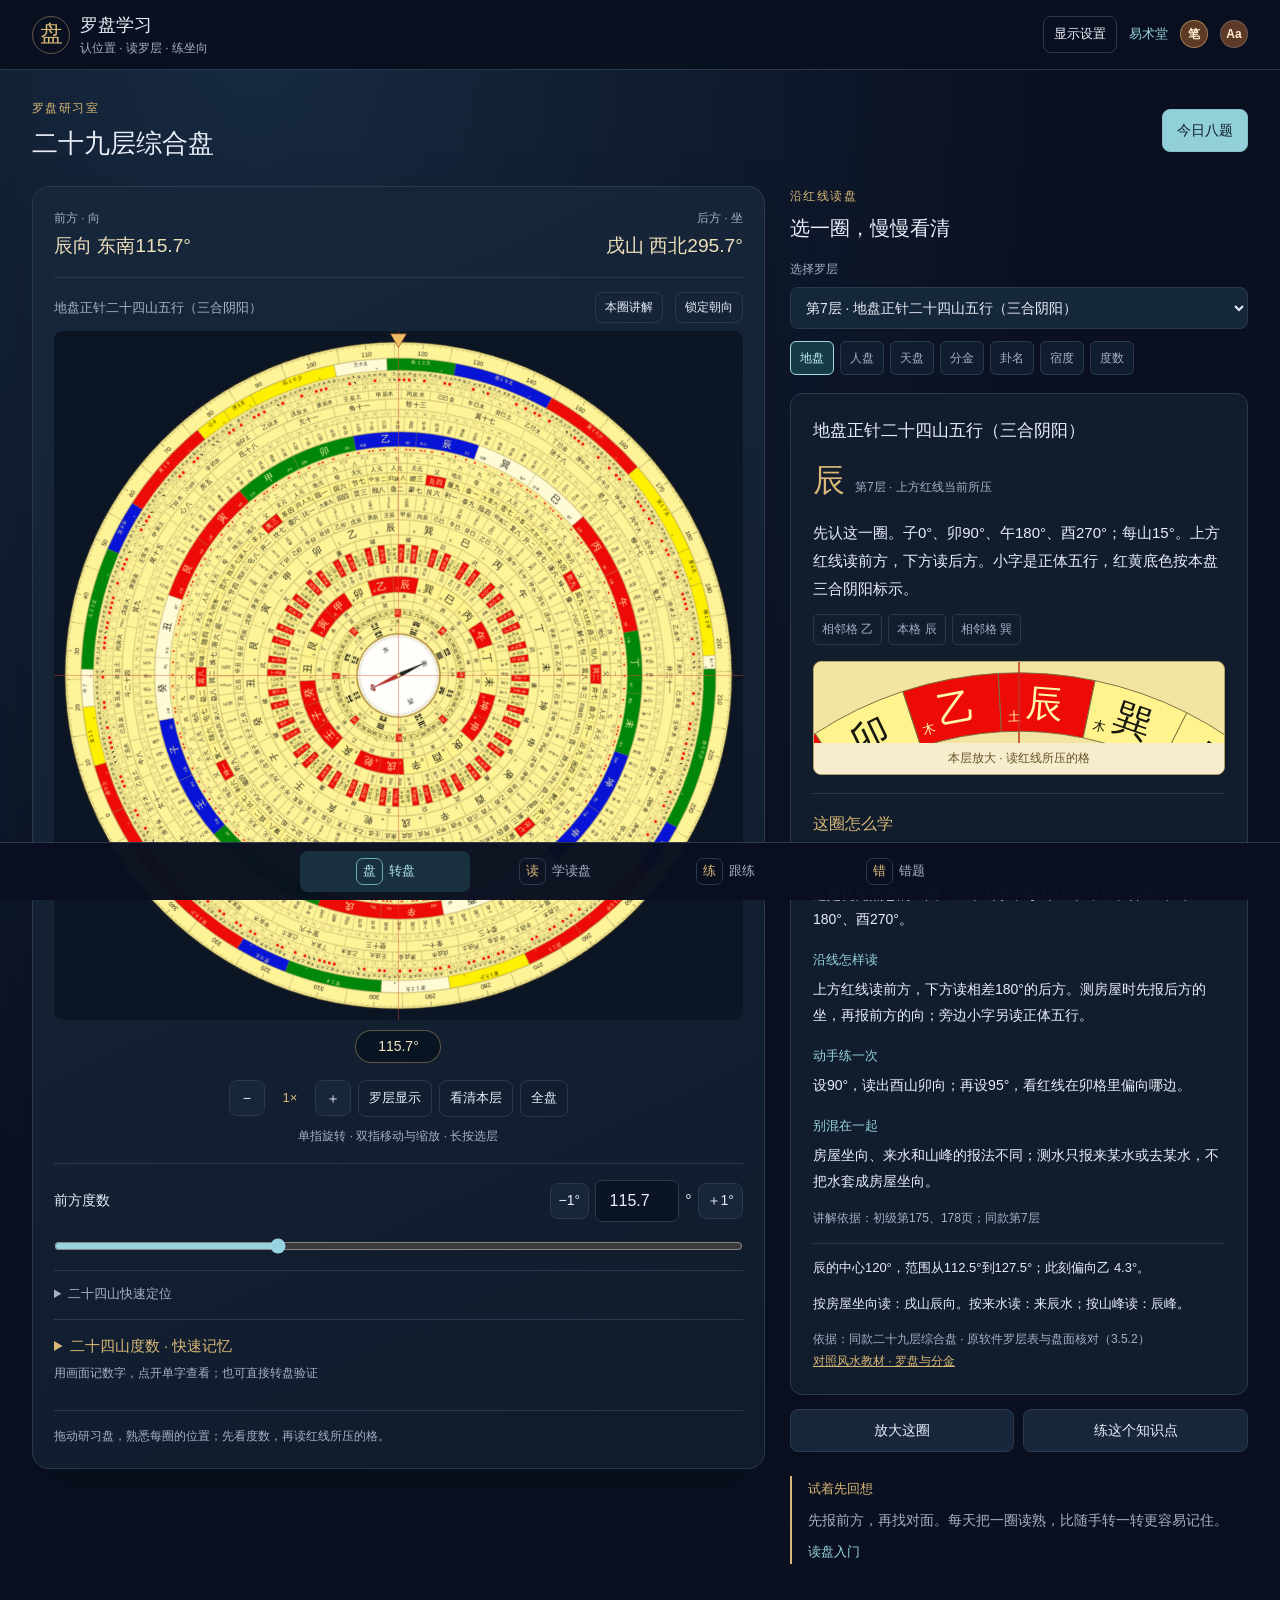
<file: luopan/index.html>
<!doctype html>
<html lang="zh-CN"><head><meta charset="utf-8"><meta name="viewport" content="width=device-width,initial-scale=1,viewport-fit=cover"><meta name="theme-color" content="#0a1020"><title>罗盘学习 · 易术堂</title><link rel="icon" href="../icon192.png"><link rel="stylesheet" href="style.css">
<script defer src="../guard.js"></script><script defer src="../reader.js"></script><script defer src="../notes.js"></script><script defer src="data.js"></script><script defer src="model.js"></script><script defer src="plate-data.js"></script><script defer src="dial.js"></script><script defer src="degree-memory.js"></script><script defer src="guides.js"></script><script defer src="app.js"></script></head>
<body><header class="topbar"><a class="brand" href="#explore"><span class="brand-mark">盘</span><span>罗盘学习<small>认位置 · 读罗层 · 练坐向</small></span></a><div class="top-actions"><button class="quiet" data-act="settings">显示设置</button><a href="../index.html" target="_top">易术堂</a></div></header>
<main><section id="explore-view" class="view">
<div class="intro"><div><p class="kicker">罗盘研习室</p><h1>二十九层综合盘</h1></div><button class="button primary" data-act="daily">今日八题</button></div>
<div class="workbench">
<section class="instrument" aria-label="二十九层综合盘学习工具">
<div class="bearing"><div><span>前方 · 向</span><strong id="front-reading">辰向 东南115.7°</strong></div><div><span>后方 · 坐</span><strong id="back-reading">戌山 西北295.7°</strong></div></div>
<div class="dial-heading"><span id="stage-tag">地盘二十四山</span><button class="quiet" data-act="layers">本圈讲解</button><button class="quiet" data-act="lock" id="board-lock" aria-pressed="false"><span>锁定朝向</span></button></div>
<div id="compass-stage" class="compass-stage" tabindex="0" aria-label="单指旋转，双指移动与缩放；方向键微调，长按查看罗层"><div id="dial-viewport"><div id="dial-rotor"><svg id="compass-svg" viewBox="0 0 1200 1200" role="img" aria-label="矢量学习盘"></svg></div></div><svg id="compass-overlay" viewBox="0 0 1200 1200" aria-hidden="true"><g class="crosshair" fill="none" stroke="#e54c3c" stroke-width=".75"><path d="M600 0V1200M0 600H1200"/><circle cx="600" cy="600" r="3" fill="#f9d69b" stroke="#8d301f"/></g><path d="M586 5L614 5L600 29Z" fill="#efbe62" stroke="#8d301f"/></svg></div><output id="live-bearing" class="live-bearing" aria-label="当前转盘度数">115.7°</output>
<div class="board-controls"><button class="square" data-act="zoom-out" aria-label="缩小盘面">−</button><output id="zoom-value" aria-label="放大倍数">1×</output><button class="square" data-act="zoom-in" aria-label="放大盘面">＋</button><button class="quiet" data-act="visibility" aria-controls="visibility-drawer">罗层显示</button><button class="quiet" data-act="focus-layer">看清本层</button><button class="quiet" data-act="reset-pan">全盘</button></div>
<p class="gesture-help">单指旋转 · 双指移动与缩放 · 长按选层</p>
<div class="angle-control"><label for="bearing-number">前方度数</label><div><button class="square" data-step="-1" aria-label="减少一度">−1°</button><input id="bearing-number" type="number" min="0" max="360" step="0.1" value="115.7" inputmode="decimal"><span>°</span><button class="square" data-step="1" aria-label="增加一度">＋1°</button></div><input id="bearing-range" type="range" min="0" max="359.9" step="0.1" value="115.7" aria-label="前方朝向度数"></div>
<details class="mountain-shortcuts"><summary>二十四山快速定位</summary><div class="compass-jumps" id="mountain-jumps" aria-label="二十四山快速定位"></div></details>
<details id="degree-memory" class="degree-memory"><summary>二十四山度数 · 快速记忆<small>用画面记数字，点开单字查看；也可直接转盘验证</small></summary><div id="degree-memory-body"></div></details>
<p class="source-small plate-status">拖动研习盘，熟悉每圈的位置；先看度数，再读红线所压的格。</p>
</section>
<aside class="desktop-panel"><div id="inline-panel" class="learning-panel"><div class="panel-heading"><p class="kicker">沿红线读盘</p><h2>选一圈，慢慢看清</h2></div><div class="ring-picker" id="ring-picker"></div><article class="reading-card" id="reading-card" aria-live="polite"></article><div class="learning-actions"><button class="button" data-act="focus-layer">放大这圈</button><button class="button" data-act="layer-quiz">练这个知识点</button></div><div class="study-tip"><span>试着先回想</span><p>先报前方，再找对面。每天把一圈读熟，比随手转一转更容易记住。</p><a href="#learn">读盘入门</a></div></div></aside>
</div><button class="mobile-layer-button button" data-act="layers">罗层与读数</button>
</section>
<div id="drawer-backdrop" class="drawer-backdrop" hidden></div><section id="settings-drawer" class="drawer" hidden aria-label="学习设置"><div class="drawer-head"><h2>学习设置</h2><button class="quiet" data-act="close-drawers">关闭</button></div><p class="source-small">手动学习盘，可输入实测度数练习读盘。</p><div class="top-actions drawer-shared"></div><button class="button" data-act="visibility">逐圈显示或隐藏</button><details class="plate-audit"><summary>盘面复核说明</summary><p>已对照同款资料复核27圈2934个分格的字表、边界及宿度换算。</p><p>已纠正384爻圈16处点位：格界上是一个红点，旧版误画成两个。全圈共160个红点。</p><p>讲解以识盘为主。尚未核实的完整抽爻换象取用和部分符号含义，在相应讲解中列明，不自行编造吉凶规则。</p></details><div class="segmented"><button data-mode="full" aria-pressed="true">全盘显示</button><button data-mode="focus" aria-pressed="false">突出本层</button></div></section>
<section id="visibility-drawer" class="drawer" hidden aria-label="罗层显示"><div class="drawer-head"><h2>罗层显示</h2><button class="quiet" data-act="close-drawers">关闭</button></div><p class="source-small">勾选要看的圈。隐藏后保留原圈位置，方便对照；选择会自动保存。</p><div class="visibility-actions"><button class="button" data-visible-preset="all">全部显示</button><button class="button" data-visible-preset="basic">只看三盘与度数</button><button class="button" data-visible-preset="none">全部隐藏</button></div><p id="visibility-count" class="visibility-count" role="status"></p><div id="visibility-list" class="visibility-list"></div></section>
<section id="layers-drawer" class="drawer" hidden aria-label="罗层与讲解"><div class="drawer-head"><h2>罗层与读数</h2><button class="quiet" data-act="close-drawers">关闭</button></div><div id="drawer-panel"></div></section>
<section id="learn-view" class="view" hidden></section><section id="practice-view" class="view" hidden></section><section id="wrong-view" class="view" hidden></section></main>
<nav class="bottom-nav" aria-label="主导航"><a href="#explore" data-route="explore" aria-current="page"><span>盘</span>转盘</a><a href="#learn" data-route="learn"><span>读</span>学读盘</a><a href="#practice" data-route="practice"><span>练</span>跟练</a><a href="#wrong" data-route="wrong"><span>错</span>错题</a></nav>
<div id="toast" class="toast" role="status" hidden></div><dialog id="round-dialog"><h2>这一组还没做完</h2><p>继续原来的题，或保留已答记录，换一组。</p><div class="dialog-actions"><button class="button primary" data-act="resume-round">继续本组</button><button class="button" data-act="replace-round">换一组</button></div></dialog></body></html>
</file>
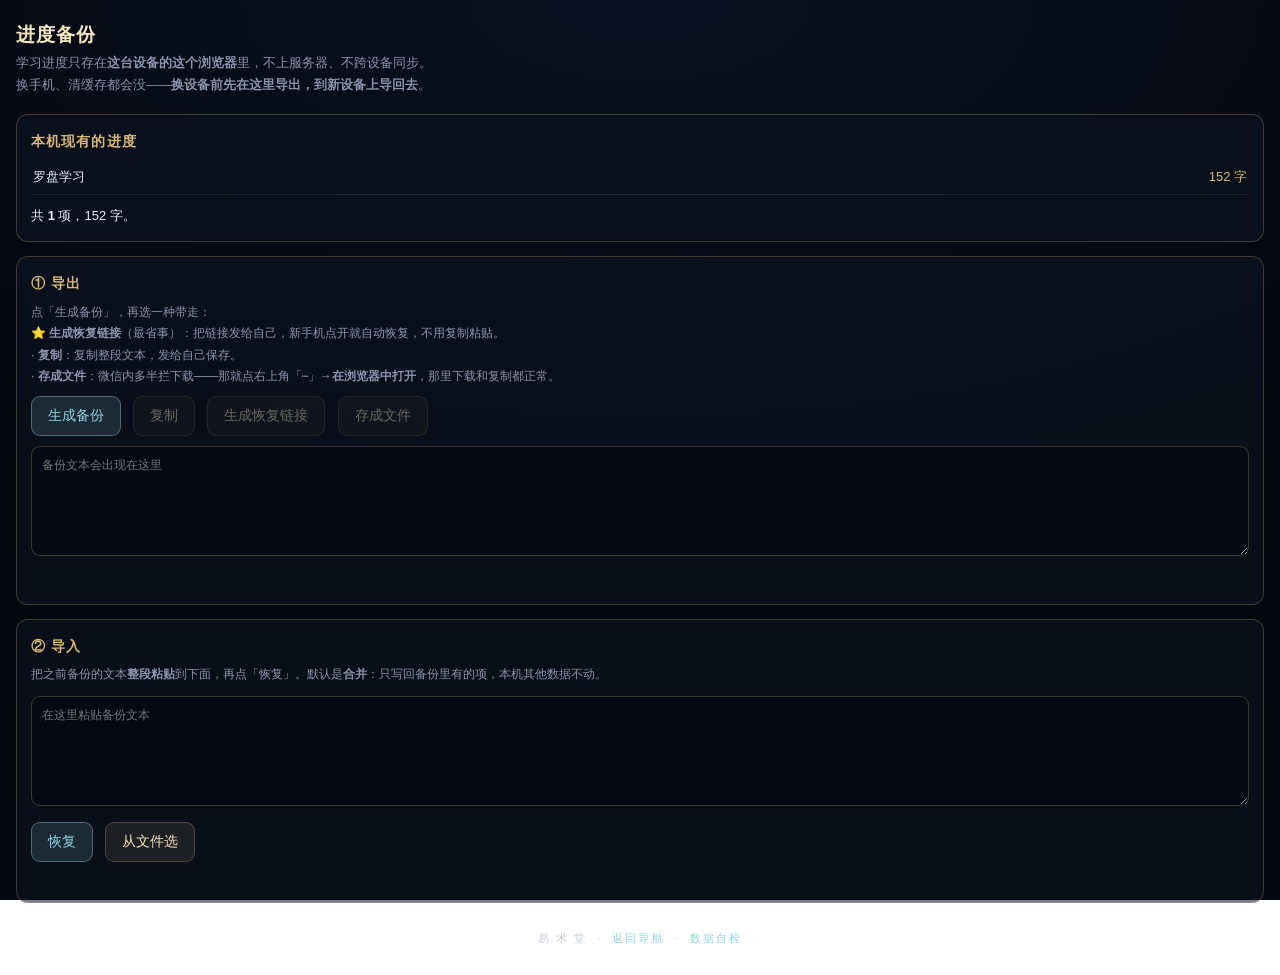
<file: backup.html>
<!DOCTYPE html>
<html lang="zh-CN">
<head>
<meta charset="UTF-8">
<meta name="viewport" content="width=device-width,initial-scale=1,viewport-fit=cover">
<title>进度备份 · 易术堂</title>
<link rel="icon" href="data:,">
<style>
  :root{
    --bg0:#05070f; --bg1:#0a1020;
    --gold:#d9b877; --gold-hi:#f4e6be; --gold-lo:#9a7d43;
    --cyan:#8fd3e0; --ink:#e9edf8; --ink-dim:#8a94ac;
    --line:rgba(217,184,119,.26);
    --panel:rgba(14,20,36,.55);
    --safe-b:env(safe-area-inset-bottom,0px);
  }
  *{box-sizing:border-box;-webkit-tap-highlight-color:transparent}
  body{margin:0;padding:18px 16px calc(28px + var(--safe-b));
    background:radial-gradient(120% 80% at 50% 0%,var(--bg1) 0%,var(--bg0) 70%) fixed;
    color:var(--ink);font:15px/1.75 -apple-system,BlinkMacSystemFont,"PingFang SC","Microsoft YaHei",sans-serif;
    min-height:100vh}
  a{color:var(--cyan);text-decoration:none}
  h1{font-size:19px;margin:0 0 2px;letter-spacing:.06em;color:var(--gold-hi)}
  .sub{color:var(--ink-dim);font-size:12.5px;margin-bottom:18px;line-height:1.7}
  .panel{background:var(--panel);border:1px solid var(--line);border-radius:12px;
    padding:14px;margin-bottom:14px}
  .panel h2{font-size:14px;margin:0 0 4px;color:var(--gold);letter-spacing:.08em}
  .tip{font-size:12px;color:var(--ink-dim);line-height:1.8;margin:6px 0 0}
  .btn{display:inline-block;padding:10px 16px;border-radius:9px;border:1px solid var(--line);
    background:rgba(217,184,119,.1);color:var(--gold-hi);font-size:14px;font-family:inherit;
    cursor:pointer;margin:8px 8px 0 0}
  .btn:active{background:rgba(217,184,119,.22)}
  .btn.main{background:rgba(143,211,224,.14);border-color:rgba(143,211,224,.4);color:var(--cyan)}
  .btn[disabled]{opacity:.4}
  textarea{width:100%;min-height:110px;margin-top:10px;padding:10px;border-radius:9px;
    border:1px solid var(--line);background:rgba(5,7,15,.6);color:var(--ink);
    font:11.5px/1.6 ui-monospace,Menlo,monospace;resize:vertical}
  table{width:100%;border-collapse:collapse;font-size:13px;margin-top:8px}
  td{padding:5px 2px;border-bottom:1px solid rgba(217,184,119,.12)}
  td:last-child{text-align:right;color:var(--gold);white-space:nowrap;font-variant-numeric:tabular-nums}
  .msg{margin-top:10px;font-size:13px;line-height:1.7;min-height:1.2em}
  .ok{color:#7fd6a8}.bad{color:#ff8f8f}.warn{color:var(--gold)}
  .foot{margin-top:26px;font-size:10.5px;letter-spacing:.2em;text-align:center;
    color:rgba(138,148,172,.5)}
</style>
</head>
<body>

<h1>进度备份</h1>
<div class="sub">
  学习进度只存在<b>这台设备的这个浏览器</b>里，不上服务器、不跨设备同步。<br>
  换手机、清缓存都会没——<b>换设备前先在这里导出，到新设备上导回去</b>。
</div>

<div class="panel">
  <h2>本机现有的进度</h2>
  <table id="list"></table>
  <div class="msg" id="sum"></div>
</div>

<div class="panel">
  <h2>① 导出</h2>
  <p class="tip">点「生成备份」，再选一种带走：<br>
  ⭐ <b>生成恢复链接</b>（最省事）：把链接发给自己，新手机点开就自动恢复，不用复制粘贴。<br>
  · <b>复制</b>：复制整段文本，发给自己保存。<br>
  · <b>存成文件</b>：微信内多半拦下载——那就点右上角「⋯」→<b>在浏览器中打开</b>，那里下载和复制都正常。</p>
  <button class="btn main" id="gen">生成备份</button>
  <button class="btn" id="copy" disabled>复制</button>
  <button class="btn" id="link" disabled>生成恢复链接</button>
  <button class="btn" id="dl" disabled>存成文件</button>
  <textarea id="out" placeholder="备份文本会出现在这里" readonly></textarea>
  <div class="msg" id="m1"></div>
</div>

<div class="panel">
  <h2>② 导入</h2>
  <p class="tip">把之前备份的文本<b>整段粘贴</b>到下面，再点「恢复」。默认是<b>合并</b>：只写回备份里有的项，本机其他数据不动。</p>
  <textarea id="in" placeholder="在这里粘贴备份文本"></textarea>
  <button class="btn main" id="imp">恢复</button>
  <button class="btn" id="file">从文件选</button>
  <input type="file" id="fi" accept=".json,.txt,application/json,text/plain" style="display:none">
  <div class="msg" id="m2"></div>
</div>

<div class="foot">易 术 堂 &nbsp;·&nbsp; <a href="./">返回导航</a> &nbsp;·&nbsp; <a href="check.html">数据自检</a></div>

<script>
'use strict';
var $ = function (s) { return document.querySelector(s); };
var ls = null;
try { ls = window.localStorage; } catch (e) {}

/* ⚠️ 这些键不备份：
   yst_stat_*  看板缓存，恢复后会自动重算，带过去反而会把旧文本钉住
   wst_last/wst_usage  只是"上次打开的是哪个"，换设备没意义 */
var SKIP = /^(yst_stat_|wst_last$|wst_usage$|yg_)/;

/* 各 App 认哪些键——只用来在界面上分组显示，导出仍以实际存在的键为准，
   将来 App 加了新键也不会漏备份。 */
var APPS = [
  ['八字日练',   /^bazi(_|$)(?!course_)/],
  ['命理精讲',   /^bazi_course_/],
  ['六壬神课',   /^liuren_course_/],
  ['盲派八字',   /^mp_course_/],
  ['旧版六壬神课', /^(lr_|bfStoryDone)/],
  ['风水识形',   /^guanshan_/],
  ['择日学习',   /^zeri/],
  ['罗盘学习',   /^luopan_learning_/],
  ['杨公背诵',   /^yangpu/],
  ['象义随身',   /^bazi_xiangyi_/]
];

function allKeys() {
  var out = [];
  if (!ls) return out;
  for (var i = 0; i < ls.length; i++) {
    var k = ls.key(i);
    if (k && !SKIP.test(k)) out.push(k);
  }
  return out.sort();
}

function bytes(n) { return n < 1024 ? n + ' 字' : (n / 1024).toFixed(1) + ' KB'; }

function render() {
  var t = $('#list');
  if (!ls) {
    t.innerHTML = '<tr><td class="bad">这个浏览器禁止了本地存储（无痕模式？），读不到也存不了</td></tr>';
    return;
  }
  var keys = allKeys(), used = {}, rows = '', total = 0;
  APPS.forEach(function (a) {
    var n = 0, size = 0;
    keys.forEach(function (k) {
      if (used[k]) return;
      // ⚠️ 「八字日练」的规则要排掉 bazi_course_ 与 bazi_xiangyi_，先让更专的规则占位
      if (a[1].test(k)) { used[k] = 1; n++; size += (ls.getItem(k) || '').length; }
    });
    total += size;
    if (n) rows += '<tr><td>' + a[0] + '</td><td>' + bytes(size) + '</td></tr>';
  });
  var rest = keys.filter(function (k) { return !used[k]; });
  if (rest.length) {
    var rs = 0; rest.forEach(function (k) { rs += (ls.getItem(k) || '').length; });
    total += rs;
    rows += '<tr><td>其他</td><td>' + bytes(rs) + '</td></tr>';
  }
  t.innerHTML = rows || '<tr><td class="bad">一项都没有</td></tr>';
  $('#sum').innerHTML = keys.length
    ? '共 <b>' + keys.length + '</b> 项，' + bytes(total) + '。'
    : '<span class="bad">本机在这个网址下没有任何学习数据。</span>';
}

/* 更专的规则要先匹配，否则 bazi_course_* 会被「八字日练」的规则先吃掉 */
APPS.sort(function (a, b) { return b[1].source.length - a[1].source.length; });
render();

var payload = '';
['copy','link','dl'].forEach(function (id) { $('#'+id).addEventListener('click', function () { try { localStorage.setItem('yg_export', String(Date.now())); } catch (e) {} }); });
$('#gen').onclick = function () {
  if (!ls) return;
  var keys = allKeys(), data = {};
  // ⚠️ 别直接存字符串：那样每个 " 都会被转义成 \"，整份备份凭空胖 13%。
  //    能解析成对象的就存对象，恢复时再 stringify 回去。
  keys.forEach(function (k) {
    var v = ls.getItem(k);
    try { data[k] = JSON.parse(v); } catch (e) { data[k] = v; }
  });
  payload = JSON.stringify({
    t: 'yishutang-backup', v: 2,
    at: new Date().toISOString().slice(0, 19).replace('T', ' '),
    host: location.host, n: keys.length, data: data
  });
  $('#out').value = payload;
  $('#copy').disabled = $('#dl').disabled = $('#link').disabled = !payload;
  $('#m1').innerHTML = '<span class="ok">已生成</span>：' + keys.length + ' 项，' +
    bytes(payload.length) + '。<b>请把下面这段文本整段复制保存</b>。';
};

$('#copy').onclick = function () {
  if (!payload) return;
  var m = $('#m1');
  function good() {
    m.innerHTML = '<span class="ok">已复制</span>（' + payload.length +
      ' 个字符）。发给自己保存，粘回去时<b>要一字不差</b>。';
  }
  function fail(why) {
    m.innerHTML = '<span class="warn">复制没成功</span>（' + why + '）。<br>' +
      '请<b>长按下面的文本框 → 全选 → 复制</b>；或者点「存成文件」。';
  }
  // ⚠️ 顺序很要紧：execCommand 在微信/iOS 上常常"返回 true 但剪贴板是空的"，
  //    先信它就会让人以为复制好了，粘出来却是别的东西。所以 clipboard API 优先，
  //    而且复制完回读一次校验，确认真进了剪贴板。
  if (navigator.clipboard && navigator.clipboard.writeText) {
    navigator.clipboard.writeText(payload).then(function () {
      if (navigator.clipboard.readText) {
        navigator.clipboard.readText().then(function (t) {
          if (t === payload) good();
          else fail('剪贴板里的内容对不上');
        }, good);   // 读不了剪贴板是常态（要权限），不算失败
      } else good();
    }, function () { legacy(); });
    return;
  }
  legacy();
  function legacy() {
    var el = $('#out');
    el.removeAttribute('readonly');
    el.focus();
    el.setSelectionRange(0, el.value.length);
    var done = false;
    try { done = document.execCommand('copy'); } catch (e) {}
    el.setAttribute('readonly', 'readonly');
    if (done) good(); else fail('这个浏览器不让脚本复制');
  }
};

/* ⭐ 恢复链接：把备份塞进 URL 的 # 后面。
   为什么要这条路——微信里复制长文本极不可靠（剪贴板被截断、execCommand 假成功），
   而"发一条链接给自己、在新手机上点开"是微信里最顺的操作。
   # 后面的内容不会发到服务器，只在浏览器本地解析。 */
// ⚠️ btoa 只吃 Latin-1，中文必须先转成 UTF-8 字节。
//    这里不用 TextEncoder——老一点的 webview 里没有；unescape/encodeURIComponent
//    这一对虽然是老写法，但从 iOS 到微信 X5 全都有。
function toB64(str) {
  return btoa(unescape(encodeURIComponent(str)))
    .replace(/\+/g, '-').replace(/\//g, '_').replace(/=+$/, '');
}
function fromB64(b) {
  var t = b.replace(/-/g, '+').replace(/_/g, '/');
  while (t.length % 4) t += '=';
  return decodeURIComponent(escape(atob(t)));
}

/* ⭐ gzip：实测一份重度使用的数据 base64 要 45000 字符（链接塞不下），
   gzip 后只要 6300 字符——省 86%，这才让"发链接"这条路真正可用。
   CompressionStream 是浏览器原生的，老 webview 没有就退回不压缩。 */
function gzipB64(str) {
  if (typeof CompressionStream === 'undefined' || typeof Blob === 'undefined') {
    return Promise.resolve(null);
  }
  try {
    var st = new Blob([str]).stream().pipeThrough(new CompressionStream('gzip'));
    return new Response(st).arrayBuffer().then(function (buf) {
      var u = new Uint8Array(buf), bin = '';
      // 一次转几千个，别用 apply 一把梭——大数组会爆栈
      for (var i = 0; i < u.length; i += 8192) {
        bin += String.fromCharCode.apply(null, u.subarray(i, i + 8192));
      }
      return btoa(bin).replace(/\+/g, '-').replace(/\//g, '_').replace(/=+$/, '');
    }).catch(function () { return null; });
  } catch (e) { return Promise.resolve(null); }
}
function ungzipB64(b) {
  if (typeof DecompressionStream === 'undefined') return Promise.resolve(null);
  try {
    var t = b.replace(/-/g, '+').replace(/_/g, '/');
    while (t.length % 4) t += '=';
    var bin = atob(t), u = new Uint8Array(bin.length);
    for (var i = 0; i < bin.length; i++) u[i] = bin.charCodeAt(i);
    var st = new Blob([u]).stream().pipeThrough(new DecompressionStream('gzip'));
    return new Response(st).text().catch(function () { return null; });
  } catch (e) { return Promise.resolve(null); }
}

var FRAG = 3000;   // 每片的数据长度；再长有的聊天软件就开始截断了

$('#link').onclick = function () {
  if (!payload) return;
  $('#m1').textContent = '正在压缩…';
  gzipB64(payload).then(function (z) {
    var body, tag;
    if (z) { body = z; tag = 'z'; }
    else { body = toB64(payload); tag = 'r'; }      // 压不了就退回原样
    var base = location.origin + location.pathname;
    if (body.length <= FRAG) {
      var url = base + '#' + tag + '=' + body;
      $('#out').value = url;
      $('#m1').innerHTML = '<span class="ok">已生成恢复链接</span>（' + url.length + ' 字符' +
        (z ? '，已压缩 ' + Math.round((1 - z.length / toB64(payload).length) * 100) + '%' : '') +
        '）。<b>发给自己，新手机点开就自动恢复</b>。';
      return;
    }
    // 太大就切片：每条链接一片，按顺序点开，集齐自动合并
    var parts = [], i;
    for (i = 0; i < body.length; i += FRAG) parts.push(body.slice(i, i + FRAG));
    var urls = parts.map(function (p, k) {
      return base + '#' + tag + '=' + (k + 1) + '/' + parts.length + ',' + p;
    });
    $('#out').value = urls.join('\n\n');
    $('#m1').innerHTML = '<span class="ok">数据较多，切成了 ' + parts.length + ' 条链接</span>' +
      (z ? '（已压缩 ' + Math.round((1 - z.length / toB64(payload).length) * 100) + '%）' : '') +
      '。<b>把这 ' + parts.length + ' 条全发给自己，在新手机上一条条点开</b>——' +
      '点完最后一条就会自动拼好，中间顺序错了也不要紧。';
  });
};

$('#dl').onclick = function () {
  if (!payload) return;
  // ⚠️ 微信内置浏览器多半拦下载，所以这只是加分项，复制才是主力
  try {
    var b = new Blob([payload], { type: 'application/json' });
    var u = URL.createObjectURL(b), a = document.createElement('a');
    a.href = u; a.download = '易术堂进度-' + new Date().toISOString().slice(0, 10) + '.json';
    document.body.appendChild(a); a.click(); a.remove();
    setTimeout(function () { URL.revokeObjectURL(u); }, 3000);
    $('#m1').innerHTML = '已触发下载。<b>微信里多半不给下</b>，那就用「复制」。';
  } catch (e) {
    $('#m1').innerHTML = '<span class="warn">这个浏览器不支持下载</span>，请用「复制」。';
  }
};

$('#file').onclick = function () { $('#fi').click(); };
$('#fi').onchange = function () {
  var f = this.files && this.files[0];
  if (!f) return;
  var r = new FileReader();
  r.onload = function () { $('#in').value = String(r.result || ''); $('#m2').textContent = '已读入文件，点「恢复」。'; };
  r.readAsText(f);
};

/* 点开恢复链接进来：把数据填好并直接走恢复流程，不让人再手动粘一次 */
/* 点开恢复链接进来。三种形态：
     #r=xxx          未压缩、单条
     #z=xxx          gzip、单条
     #z=2/5,xxx      gzip、第 2 片（共 5 片）——分片暂存在 localStorage，集齐自动合并 */
var FRAG_KEY = '_yst_frag';
(function () {
  var h = location.hash || '';
  var m = /^#([rz])=(.*)$/.exec(h);
  if (!m) return;
  var tag = m[1], body = m[2];
  var fm = /^(\d+)\/(\d+),([\s\S]*)$/.exec(body);

  if (fm) {
    var idx = +fm[1], total = +fm[2], part = fm[3];
    var box = {};
    try { box = JSON.parse(ls.getItem(FRAG_KEY) || '{}'); } catch (e) {}
    if (box.total !== total || box.tag !== tag) box = { total: total, tag: tag, parts: {} };
    box.parts[idx] = part;
    try { ls.setItem(FRAG_KEY, JSON.stringify(box)); } catch (e) {}
    var have = Object.keys(box.parts).length;
    if (have < total) {
      var miss = [];
      for (var i = 1; i <= total; i++) if (!box.parts[i]) miss.push(i);
      $('#m2').innerHTML = '<span class="ok">已收到第 ' + idx + ' 片</span>（' + have + '/' + total +
        '）。<b>还差第 ' + miss.join('、') + ' 片</b>，把剩下的链接也点开。';
      return;
    }
    body = '';
    for (var j = 1; j <= total; j++) body += box.parts[j];
    try { ls.removeItem(FRAG_KEY); } catch (e) {}   // 拼好就把碎片清掉，别占地方
  }

  function done(raw) {
    if (!raw) {
      $('#m2').innerHTML = '<span class="bad">这个恢复链接是坏的</span>——多半是发送时被截断了。';
      return;
    }
    $('#in').value = raw;
    $('#m2').innerHTML = '<span class="ok">从链接读到了备份</span>，点下面的「恢复」写入本机。';
    try { $('#imp').scrollIntoView({ behavior: 'smooth', block: 'center' }); } catch (e) {}
  }
  if (tag === 'z') {
    $('#m2').textContent = '正在解压…';
    ungzipB64(body).then(function (t) {
      if (t) return done(t);
      $('#m2').innerHTML = '<span class="bad">这个浏览器解不开压缩包</span>——' +
        '请在导出的那台手机上改用「复制」或「存成文件」。';
    });
  } else {
    var raw = null;
    try { raw = fromB64(body); } catch (e) {}
    done(raw);
  }
})();

$('#imp').onclick = function () {
  if (!ls) return;
  var raw = $('#in').value.trim();
  if (!raw) { $('#m2').innerHTML = '<span class="bad">先粘贴备份文本</span>'; return; }
  // ⚠️ 粘贴常带杂质：微信/输入法可能塞进零宽字符，聊天软件会把 " 变成中文引号，
  //    有的还会在首尾加空格或把长文本截断。先洗一遍，再报错才有意义。
  raw = raw.replace(/[\u200B-\u200D\uFEFF]/g, '')      // 零宽字符
           .replace(/[\u201C\u201D]/g, '"')             // 中文双引号
           .replace(/[\u2018\u2019]/g, "'")             // 中文单引号
           .trim();
  var i0 = raw.indexOf('{'), i1 = raw.lastIndexOf('}');
  if (i0 > 0 || (i1 >= 0 && i1 < raw.length - 1)) raw = raw.slice(i0, i1 + 1);   // 掐掉前后多余的话

  var o;
  try { o = JSON.parse(raw); } catch (e) {
    // 报出到底哪里不对——光说"不是备份"帮不上忙
    var head = raw.slice(0, 24), tail = raw.slice(-24);
    var why;
    if (!raw) why = '框里是空的';
    else if (raw.charAt(0) !== '{') why = '开头不是 {，而是「' + head + '…」';
    else if (raw.charAt(raw.length - 1) !== '}') why = '结尾不是 }，最后是「…' + tail + '」——<b>多半是复制时被截断了</b>';
    else why = '中间有损坏（' + String(e.message).slice(0, 40) + '）';
    $('#m2').innerHTML = '<span class="bad">读不出来</span>：' + why +
      '<br><span class="tip">收到 ' + raw.length + ' 个字符。' +
      '如果字符数明显少于导出时提示的数目，就是没复制全——' +
      '改用「存成文件」再用「从文件选」，或分两次复制。</span>';
    return;
  }
  if (!o || o.t !== 'yishutang-backup' || !o.data || typeof o.data !== 'object') {
    $('#m2').innerHTML = '<span class="bad">这不是易术堂的备份文件</span>';
    return;
  }
  var keys = Object.keys(o.data);
  if (!keys.length) { $('#m2').innerHTML = '<span class="bad">这份备份是空的</span>'; return; }
  // 覆盖是不可逆的，先让人看清楚要写多少、其中多少会盖掉现有的
  var over = keys.filter(function (k) { return ls.getItem(k) !== null; }).length;
  var msg = '这份备份导出于 ' + (o.at || '未知时间') + '，共 ' + keys.length + ' 项。\n' +
    (over ? '其中 ' + over + ' 项本机已有，会被覆盖。\n' : '') + '确定恢复吗？';
  if (!window.confirm(msg)) { $('#m2').textContent = '已取消，什么都没动。'; return; }
  var n = 0, bad = 0;
  keys.forEach(function (k) {
    if (SKIP.test(k)) return;            // 备份里若混进缓存键，恢复时照样跳过
    try {
      var v = o.data[k];
      // v2 起 value 存的是对象（省转义），v1 存的是字符串——两种都要吃得下
      ls.setItem(k, typeof v === 'string' ? v : JSON.stringify(v));
      n++;
    } catch (e) { bad++; }
  });
  render();
  $('#m2').innerHTML = '<span class="ok">已恢复 ' + n + ' 项</span>' +
    (bad ? '，<span class="bad">' + bad + ' 项写不进去（存储空间不足？）</span>' : '') +
    '。<b><a href="./">回导航看看</a></b>';
};
</script>
</body>
</html>
</file>
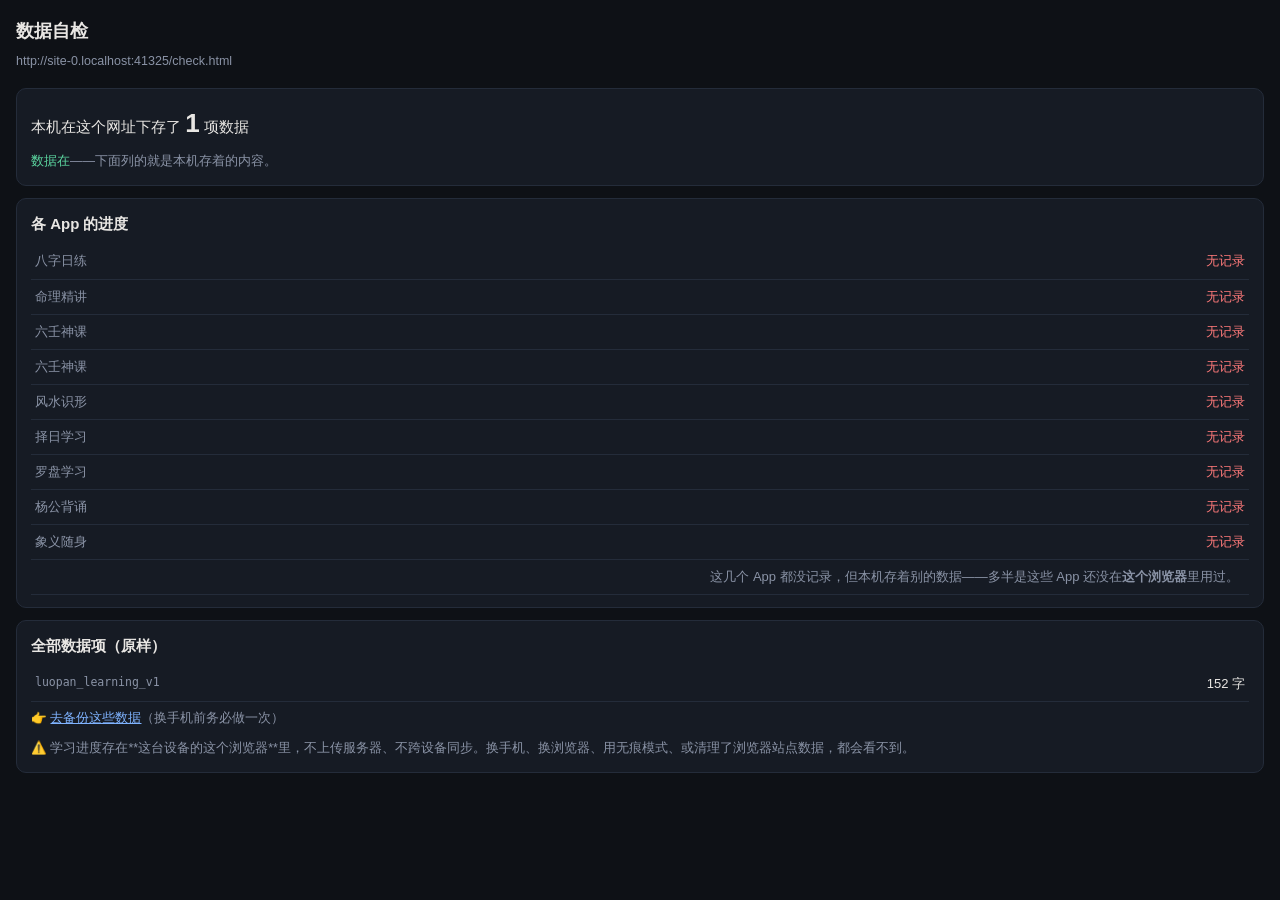
<file: check.html>
<!DOCTYPE html>
<html lang="zh-CN">
<head>
<meta charset="UTF-8">
<meta name="viewport" content="width=device-width,initial-scale=1">
<title>数据自检 · 五术堂</title>
<style>
body{margin:0;padding:16px;background:#0E1116;color:#E8E6E3;
  font:15px/1.7 -apple-system,BlinkMacSystemFont,"PingFang SC","Microsoft YaHei",sans-serif}
h1{font-size:18px;margin:0 0 4px}
.sub{color:#8A93A6;font-size:12.5px;margin-bottom:16px}
.box{background:#161B24;border:1px solid #242C3A;border-radius:10px;padding:12px 14px;margin-bottom:12px}
.big{font-size:26px;font-weight:700}
.ok{color:#5CD6A0}.bad{color:#FF7A7A}.warn{color:#F0C24B}
table{width:100%;border-collapse:collapse;font-size:13px}
td{padding:6px 4px;border-bottom:1px solid #242C3A;vertical-align:top}
td:first-child{color:#8A93A6;white-space:nowrap;padding-right:10px}
td:last-child{text-align:right;font-variant-numeric:tabular-nums;white-space:nowrap}
.k{font-family:ui-monospace,Menlo,monospace;font-size:11.5px;color:#7FB3FF;word-break:break-all}
.hint{font-size:12.5px;color:#8A93A6;margin-top:6px;line-height:1.75}
</style>
</head>
<body>
<h1>数据自检</h1>
<div class="sub" id="host"></div>

<div class="box">
  <div>本机在这个网址下存了 <span class="big" id="n">—</span> 项数据</div>
  <div class="hint" id="verdict"></div>
</div>

<div class="box">
  <div style="margin-bottom:8px;font-weight:600">各 App 的进度</div>
  <table id="apps"></table>
</div>

<div class="box">
  <div style="margin-bottom:8px;font-weight:600">全部数据项（原样）</div>
  <table id="all"></table>
  <div class="hint" style="margin-bottom:8px">👉 <a href="backup.html" style="color:#7FB3FF">去备份这些数据</a>（换手机前务必做一次）</div>
  <div class="hint">⚠️ 学习进度存在**这台设备的这个浏览器**里，不上传服务器、不跨设备同步。换手机、换浏览器、用无痕模式、或清理了浏览器站点数据，都会看不到。</div>
</div>

<script>
document.getElementById('host').textContent = location.origin + location.pathname;
var ls;
try { ls = window.localStorage; } catch (e) { ls = null; }

if (!ls) {
  document.getElementById('verdict').innerHTML =
    '<span class="bad">这个浏览器禁止了本地存储</span>——无痕模式或隐私设置会这样，进度存不住也读不出。';
  document.getElementById('n').textContent = '读不到';
} else {
  var keys = [];
  for (var i = 0; i < ls.length; i++) keys.push(ls.key(i));
  keys.sort();
  document.getElementById('n').textContent = keys.length;
  var v = document.getElementById('verdict');
  if (!keys.length) {
    v.innerHTML = '<span class="bad">一项都没有</span>——这个网址下的本地数据是空的。' +
      '常见原因：换了浏览器或设备、用了无痕模式、清理过浏览器的站点数据。' +
      '<br>⚠️ 本地数据被清掉后<b>无法从代码里恢复</b>。';
  } else {
    v.innerHTML = '<span class="ok">数据在</span>——下面列的就是本机存着的内容。';
  }

  // 各 App 的口径与 index.html 的看板一致
  function J(k, d) { try { return JSON.parse(ls.getItem(k)) || d; } catch (e) { return d; } }
  var rows = [
    ['八字日练', function () {
      var s = J('bazi_cat_stats', {}), a = 0;
      for (var k in s) a += (s[k].a || 0);
      return a ? a + ' 题' : '';
    }],
    ['命理精讲', function () {
      var r = J('bazi_course_read', {}), q = J('bazi_course_seen', {});
      var n = Object.keys(r).length, m = Object.keys(q).length;
      return (n || m) ? (n + ' 篇读过 · ' + m + ' 例做过') : '';
    }],
    ['六壬神课', function () {
      var r = J('liuren_course_read', {}), q = J('liuren_course_qseen', {});
      var n = Object.keys(r).length, m = Object.keys(q).length;
      return (n || m) ? (n + ' 课读过 · ' + m + ' 例看过') : '';
    }],
    ['六壬神课', function () {
      var w = J('lr_weak', {}); var n = Object.keys(w).length;
      return n ? n + ' 条记录' : '';
    }],
    ['风水识形', function () {
      var rd = J('guanshan_read', {}), srs = J('guanshan_srs', {});
      var n = 0; for (var k in rd) if (rd[k]) n++;
      var m = Object.keys(srs).length;
      return (n || m) ? (n + ' 篇读过 · ' + m + ' 个知识点') : '';
    }],
    ['择日学习', function () {
      var w = J('zeri_wrong_v1', []), st = J('zeri_streak_v1', {});
      var p = [];
      if (w && w.length) p.push('错题 ' + w.length);
      if (st && +st.days > 0) p.push('连续 ' + st.days + ' 天');
      return p.join(' · ');
    }],
    ['罗盘学习', function () {
      var s=J('luopan_learning_v1',{}),items=s.items||{},n=Object.keys(items).length,w=0;
      for(var k in items)if(items[k]&&items[k].active)w++;
      return n?n+' 个考点 · '+w+' 个待订正':'';
    }],
    ['杨公背诵', function () {
      var s2 = J('yangpu', {}); var n = Object.keys(s2).length;
      return n ? n + ' 本有记录' : '';
    }],
    ['象义随身', function () {
      var pre = 'bazi_xiangyi_mobile_v2__', c = 0;
      for (var i = 0; i < ls.length; i++) if ((ls.key(i) || '').indexOf(pre) === 0) c++;
      return c ? c + ' 项记录' : '';
    }]
  ];
  var t = document.getElementById('apps'), any = false;
  rows.forEach(function (r) {
    var val = '';
    try { val = r[1](); } catch (e) { val = ''; }
    if (val) any = true;
    t.innerHTML += '<tr><td>' + r[0] + '</td><td class="' + (val ? 'ok' : 'bad') + '">' +
      (val || '无记录') + '</td></tr>';
  });
  if (!any && keys.length) {
    t.innerHTML += '<tr><td colspan="2" class="warn">这几个 App 都没记录，' +
      '但本机存着别的数据——多半是这些 App 还没在<b>这个浏览器</b>里用过。</td></tr>';
  }

  var a = document.getElementById('all');
  if (!keys.length) a.innerHTML = '<tr><td class="bad">（空）</td></tr>';
  keys.forEach(function (k) {
    var raw = ls.getItem(k) || '';
    a.innerHTML += '<tr><td class="k">' + k.replace(/</g, '&lt;') + '</td><td>' +
      raw.length + ' 字</td></tr>';
  });
}
</script>
</body>
</html>
</file>
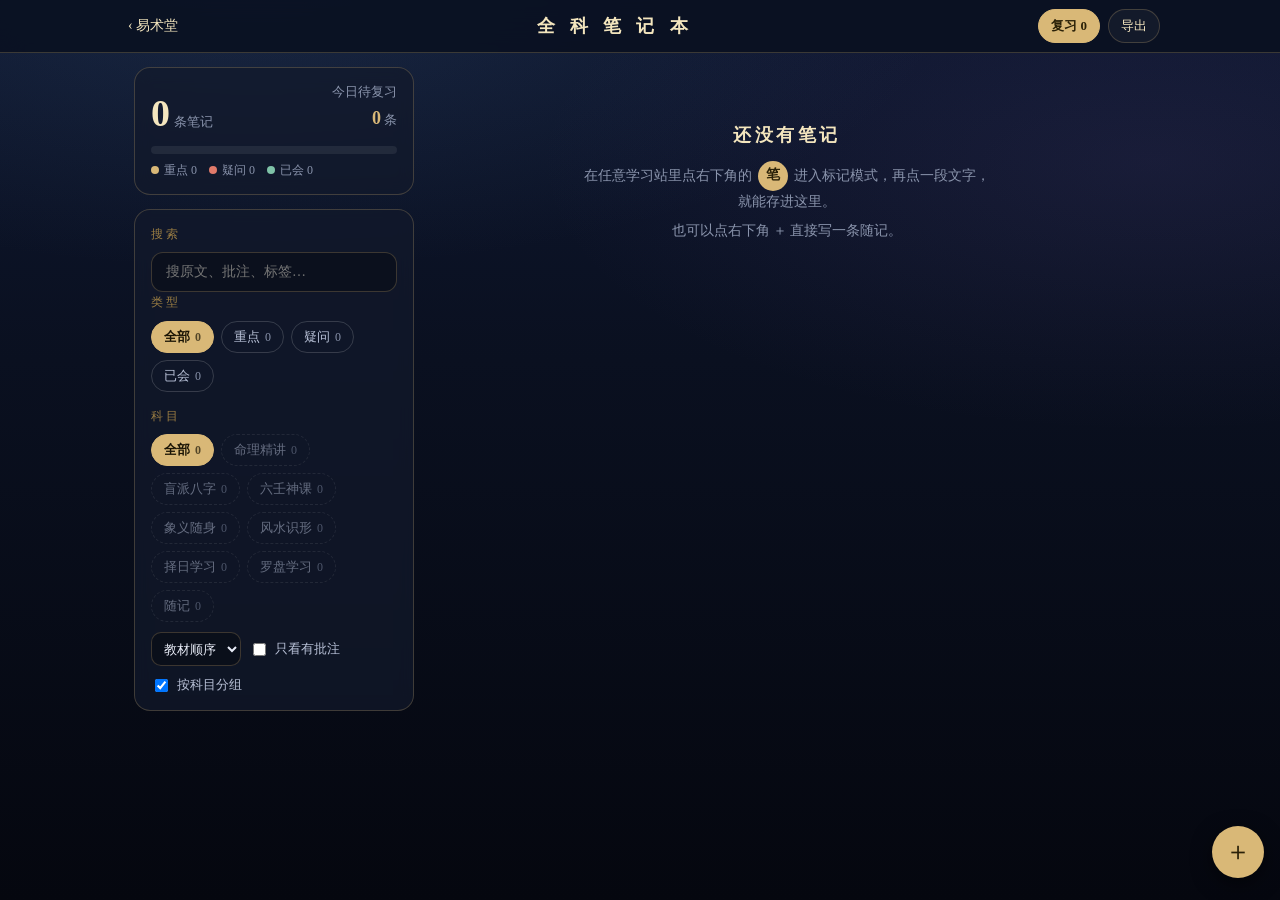
<file: notebook.html>
<!DOCTYPE html>
<html lang="zh-CN">
<head>
<meta charset="UTF-8">
<meta name="viewport" content="width=device-width, initial-scale=1.0, viewport-fit=cover">
<meta name="theme-color" content="#05070f">
<title>全科笔记本 · 易术堂</title>
<link rel="icon" href="icon192.png">
<link rel="apple-touch-icon" href="icon180.png">
<style>
:root{--bg0:#05070f;--gold:#d9b877;--gold-hi:#f4e6be;--gold-lo:#9a7d43;--cyan:#8fd3e0;--ink:#e9edf8;--ink2:#b9c2d8;--dim:#8a94ac;
  --line:rgba(217,184,119,.24);--panel:rgba(18,25,44,.72);--card:rgba(20,28,50,.78);--red:#e07a6a;--green:#7fc3a8;--top:env(safe-area-inset-top)}
*{box-sizing:border-box;-webkit-tap-highlight-color:transparent}
html,body{margin:0}
body{min-height:100vh;color:var(--ink);font:15px/1.7 "Noto Serif SC","Songti SC","PingFang SC",serif;
  background:radial-gradient(90% 50% at 20% 0,rgba(80,120,160,.16),transparent 60%),radial-gradient(80% 50% at 90% 18%,rgba(110,86,160,.13),transparent 60%),linear-gradient(180deg,#0e1730,#0a1020 40%,var(--bg0))}
button{font:inherit;color:inherit;cursor:pointer}
a{color:inherit}
.bar{position:sticky;top:0;z-index:20;padding:calc(var(--top) + 8px) 14px 8px;background:rgba(10,16,32,.88);-webkit-backdrop-filter:blur(12px);backdrop-filter:blur(12px);border-bottom:1px solid var(--line)}
.bar-in{max-width:1040px;margin:0 auto;display:flex;align-items:center;gap:8px}
.back{color:var(--gold-hi);text-decoration:none;font-size:14px;padding:6px 8px;border-radius:10px;white-space:nowrap}
.bar h1{margin:0;flex:1;font-size:18px;letter-spacing:.3em;font-weight:600;color:var(--gold-hi);text-align:center;padding-left:.3em}
.ib{height:34px;padding:0 12px;border-radius:17px;border:1px solid var(--line);background:rgba(255,255,255,.04);color:var(--gold-hi);font-size:13px;white-space:nowrap}
.ib.hot{background:var(--gold);color:#2a2108;border-color:var(--gold);font-weight:700}
.ib b{font-weight:700}
.wrap{max-width:1040px;margin:0 auto;padding:14px 14px calc(60px + env(safe-area-inset-bottom));display:grid;grid-template-columns:1fr;gap:14px}
@media(min-width:900px){body:not(.embed) .wrap{grid-template-columns:280px 1fr;align-items:start}body:not(.embed) .side{position:sticky;top:70px}}
.side,#list,.panel{min-width:0}
.panel{border:1px solid var(--line);background:var(--panel);border-radius:16px;padding:14px 16px;-webkit-backdrop-filter:blur(8px);backdrop-filter:blur(8px)}
/* 概览 */
.stat{display:flex;align-items:flex-end;justify-content:space-between;gap:10px}
.stat .big{font-size:38px;line-height:1.05;color:var(--gold-hi);font-weight:700}
.stat .big small{font-size:13px;color:var(--dim);font-weight:400;margin-left:4px}
.stat .due{font-size:12.5px;color:var(--dim);text-align:right}.stat .due b{color:var(--gold);font-size:18px}
.stack{display:flex;height:8px;border-radius:8px;overflow:hidden;margin:12px 0 6px;background:rgba(255,255,255,.07)}
.stack i{display:block;height:100%}
.legend{display:flex;gap:12px;font-size:12px;color:var(--dim);flex-wrap:wrap}
.legend span::before{content:"";display:inline-block;width:8px;height:8px;border-radius:50%;margin-right:5px;background:var(--c)}
/* 筛选 */
.sec{font-size:12px;letter-spacing:.25em;color:var(--gold-lo);margin:14px 0 8px}
.sec:first-child{margin-top:0}
.search{width:100%;height:40px;border-radius:12px;border:1px solid var(--line);background:rgba(0,0,0,.28);color:var(--ink);padding:0 14px;font:inherit;font-size:14px;outline:0}
.search:focus{border-color:var(--gold)}
.chips{display:flex;gap:7px;flex-wrap:wrap}
.chip{height:32px;padding:0 12px;border-radius:16px;border:1px solid rgba(255,255,255,.16);background:transparent;color:var(--ink2);font-size:13px;white-space:nowrap}
.chip em{font-style:normal;color:var(--dim);margin-left:5px;font-size:12px}
.chip.dim{opacity:.5;border-style:dashed}
.chip.dim.on{opacity:1}
.chip.on{background:var(--c,var(--gold));border-color:var(--c,var(--gold));color:#1a1405;font-weight:700}
.chip.on em{color:rgba(26,20,5,.7)}
.row2{display:flex;gap:8px;align-items:center;flex-wrap:wrap;margin-top:10px}
.sel{height:34px;border-radius:10px;border:1px solid var(--line);background:rgba(0,0,0,.28);color:var(--ink);padding:0 8px;font:inherit;font-size:13px}
.chk{font-size:13px;color:var(--ink2);display:flex;gap:6px;align-items:center}
#fxBtn{display:none;width:100%;margin-top:10px;height:36px;border-radius:12px;border:1px solid var(--line);background:rgba(255,255,255,.04);color:var(--gold-hi);font-size:13.5px}
body.embed #fxBtn{display:block}body.embed #fx{display:none}body.embed #fx.open{display:block}body.embed .side .apps,body.embed .side .tags{display:flex;overflow-x:auto;flex-wrap:nowrap;padding-bottom:4px}
body.embed .side>.panel:first-child{display:none}body.embed .side>.panel{margin-top:0!important}body.embed .bar{padding-top:6px}body.embed .wrap{padding-top:10px}body.embed .back{font-weight:600}
@media(max-width:899px){#fxBtn{display:block}#fx{display:none}#fx.open{display:block}.side .apps,.side .tags{display:flex;overflow-x:auto;flex-wrap:nowrap;padding-bottom:4px}}
/* 列表 */
.grp{font-size:13px;letter-spacing:.2em;color:var(--gold);margin:18px 2px 8px;display:flex;align-items:center;gap:8px}
.grp::after{content:"";flex:1;height:1px;background:var(--line)}
.grp:first-child{margin-top:2px}
.chp{font-size:12.5px;color:var(--cyan);letter-spacing:.06em;margin:12px 2px 6px;padding-left:9px;border-left:2px solid var(--cyan-dim, #5fa7b4);display:flex;align-items:center;gap:6px}
.chp em{font-style:normal;font-size:11px;color:var(--ink-dim,#8a94ac)}
.card{position:relative;margin:0 0 10px;padding:12px 14px 10px 17px;border:1px solid var(--line);background:var(--card);border-radius:14px;overflow:hidden}
.card::before{content:"";position:absolute;left:0;top:0;bottom:0;width:4px;background:var(--kc)}
.card.ok{opacity:.72}
.meta{display:flex;align-items:center;gap:7px;line-height:20px;font-size:12px;color:var(--dim);margin-bottom:6px;flex-wrap:wrap}
.ap{display:inline-flex;align-items:center;gap:5px;color:var(--ac);font-weight:600}
.ap{line-height:18px}
.ap i{font-style:normal;width:18px;height:18px;border-radius:5px;display:inline-flex;align-items:center;justify-content:center;background:var(--ac);color:#1a1405;font-size:11px;line-height:1;flex:0 0 18px}
.kd{line-height:20px;padding:0 7px;border-radius:9px;background:var(--kb);color:var(--kc);font-size:11.5px;border:1px solid var(--kc)}
.meta .ti{flex:1;min-width:0;overflow:hidden;text-overflow:ellipsis;white-space:nowrap}
.txt{color:#e6ebf7;font-size:15px;line-height:1.85;white-space:pre-wrap;word-break:break-word;display:-webkit-box;-webkit-box-orient:vertical;-webkit-line-clamp:5;overflow:hidden;cursor:pointer}
.txt.full{-webkit-line-clamp:unset;display:block}
mark{background:rgba(217,184,119,.38);color:inherit;border-radius:3px;padding:0 1px}
.src{display:flex;align-items:center;gap:8px;margin:9px 0 0;padding:8px 11px;border:1px solid rgba(217,184,119,.4);border-radius:11px;background:rgba(217,184,119,.07);cursor:pointer;font-size:13px;color:var(--gold-hi);line-height:1.5}
.src:active{background:rgba(217,184,119,.2)}
.src .sl{flex:0 0 auto;font-size:11px;letter-spacing:.15em;color:var(--gold-lo)}
.src .sp{flex:1;min-width:0;overflow:hidden;text-overflow:ellipsis;white-space:nowrap}
.src b{flex:0 0 auto;font-weight:600;color:var(--gold);font-size:12.5px}
.memo{margin:8px 0 0;padding:7px 11px;border-radius:10px;background:rgba(217,184,119,.09);border-left:2px solid var(--gold);color:var(--gold-hi);font-size:13.5px;line-height:1.75;white-space:pre-wrap}
.tg{display:flex;gap:6px;flex-wrap:wrap;margin-top:8px}
.tg span{font-size:12px;color:var(--cyan);background:rgba(143,211,224,.1);border-radius:9px;padding:0 8px;cursor:pointer}
.act{display:flex;gap:2px;margin:8px -6px 0;flex-wrap:wrap}
.act button{border:0;background:none;color:var(--dim);font-size:12.5px;padding:5px 8px;border-radius:8px}
.act button:active,.act button:hover{background:rgba(255,255,255,.07);color:var(--gold-hi)}
.act .d{margin-left:auto}.act .d:hover{color:var(--red)}
.empty{text-align:center;padding:54px 18px;color:var(--dim)}
.empty h3{color:var(--gold-hi);letter-spacing:.2em;margin:0 0 10px;font-weight:600}
.empty p{max-width:420px;margin:6px auto;font-size:13.5px}
.empty .pen{display:inline-grid;place-items:center;width:30px;height:30px;border-radius:50%;background:var(--gold);color:#2a2108;font-weight:700;margin:0 3px}
/* 模态 */
.mask{position:fixed;inset:0;z-index:50;background:rgba(2,4,10,.72);display:none;align-items:flex-end;justify-content:center;-webkit-backdrop-filter:blur(3px);backdrop-filter:blur(3px)}
.mask.on{display:flex}
@media(min-width:700px){.mask{align-items:center}}
.dlg{width:100%;max-width:560px;max-height:92vh;overflow:auto;background:#131a2d;border:1px solid var(--line);border-radius:20px 20px 0 0;padding:18px 18px calc(18px + env(safe-area-inset-bottom))}
@media(min-width:700px){.dlg{border-radius:20px}}
.dlg h2{margin:0 0 12px;font-size:16px;letter-spacing:.2em;color:var(--gold-hi);font-weight:600}
.dlg textarea,.dlg input[type=text]{width:100%;border-radius:12px;border:1px solid var(--line);background:rgba(0,0,0,.3);color:var(--ink);padding:10px 12px;font:inherit;font-size:14.5px;line-height:1.7;outline:0;margin-bottom:10px}
.dlg textarea{min-height:110px;resize:vertical}
.dlg label{display:block;font-size:12px;color:var(--dim);letter-spacing:.15em;margin:2px 0 5px}
.btns{display:flex;gap:8px;margin-top:6px;flex-wrap:wrap}
.btns button{height:40px;padding:0 16px;border-radius:12px;border:1px solid var(--line);background:rgba(255,255,255,.04);color:var(--ink);font-size:14px}
.btns .go{background:var(--gold);color:#2a2108;border-color:var(--gold);font-weight:700;margin-left:auto}
.hint{font-size:12px;color:var(--dim);margin:6px 0}
/* 复习 */
.rv{position:fixed;inset:0;z-index:60;background:linear-gradient(180deg,#0c1326,#05070f);display:none;flex-direction:column;padding:calc(var(--top) + 12px) 16px calc(18px + env(safe-area-inset-bottom))}
.rv.on{display:flex}
.rv-top{display:flex;align-items:center;gap:12px;max-width:640px;width:100%;margin:0 auto}
.rv-top .bar2{flex:1;height:6px;border-radius:6px;background:rgba(255,255,255,.1);overflow:hidden}.rv-top .bar2 i{display:block;height:100%;background:var(--gold);width:0;transition:width .3s}
.rv-top span{font-size:12.5px;color:var(--dim);min-width:52px;text-align:right}
.rv-body{flex:1;overflow:auto;max-width:640px;width:100%;margin:18px auto 0;display:flex;flex-direction:column;justify-content:center}
.rv-card{border:1px solid var(--line);background:var(--card);border-radius:18px;padding:22px 20px;text-align:center}
.rv-src{font-size:12.5px;color:var(--dim);letter-spacing:.1em}
.rv-hd{font-size:20px;color:var(--gold-hi);margin:12px 0 4px;line-height:1.6}
.rv-hide{margin:18px 0 4px;padding:26px 10px;border-radius:14px;border:1px dashed rgba(217,184,119,.45);color:var(--gold-lo);font-size:14px;letter-spacing:.2em;cursor:pointer}
.rv-txt{font-size:17px;line-height:2;color:#eaeefa;text-align:left;white-space:pre-wrap;margin-top:14px;word-break:break-word}
.rv-btns{display:flex;gap:10px;max-width:640px;width:100%;margin:14px auto 0}
.rv-btns button{flex:1;height:50px;border-radius:14px;border:1px solid var(--line);background:rgba(255,255,255,.05);font-size:15px}
.rv-btns .g{background:rgba(127,195,168,.18);border-color:var(--green);color:var(--green)}
.rv-btns .f{background:rgba(217,184,119,.14);border-color:var(--gold);color:var(--gold)}
.rv-btns .x{background:rgba(224,122,106,.14);border-color:var(--red);color:var(--red)}
.rv-btns .s{background:var(--gold);color:#2a2108;border-color:var(--gold);font-weight:700}
.rv-done{text-align:center}.rv-done h3{font-size:22px;color:var(--gold-hi);letter-spacing:.3em;font-weight:600}
.toast{position:fixed;left:50%;transform:translateX(-50%);bottom:calc(30px + env(safe-area-inset-bottom));z-index:99;padding:9px 18px;border-radius:22px;background:#1b2440;border:1px solid var(--line);color:var(--gold-hi);font-size:13.5px;display:none;align-items:center;gap:12px;box-shadow:0 8px 24px rgba(0,0,0,.5)}
.toast.on{display:flex}.toast button{border:0;background:none;color:var(--cyan);text-decoration:underline;font-size:13.5px;padding:0}
.fab{position:fixed;right:16px;bottom:calc(22px + env(safe-area-inset-bottom));z-index:30;width:52px;height:52px;border-radius:50%;border:0;background:var(--gold);color:#2a2108;font-size:26px;line-height:52px;padding:0;box-shadow:0 6px 20px rgba(0,0,0,.5)}
</style>
</head>
<body>
<div class="bar"><div class="bar-in">
  <a class="back" id="back" href="./">‹ 易术堂</a>
  <h1>全 科 笔 记 本</h1>
  <button class="ib hot" id="bRv" type="button">复习 <b id="nDue">0</b></button>
  <button class="ib" id="bMore" type="button">导出</button>
</div></div>

<div class="wrap">
  <aside class="side">
    <div class="panel">
      <div class="stat"><div class="big"><span id="nAll">0</span><small>条笔记</small></div><div class="due">今日待复习<br><b id="nDue2">0</b> 条</div></div>
      <div class="stack" id="stack"></div>
      <div class="legend" id="legend"></div>
    </div>
    <div class="panel" style="margin-top:14px">
      <div class="sec">搜索</div>
      <input class="search" id="q" type="search" placeholder="搜原文、批注、标签…" autocomplete="off">
      <button type="button" id="fxBtn">筛选与排序 ▾</button>
      <div id="fx">
      <div class="sec">类型</div>
      <div class="chips" id="kinds"></div>
      <div class="sec">科目</div>
      <div class="chips apps" id="apps"></div>
      <div class="sec tagsec">标签</div>
      <div class="chips tags" id="tags"></div>
      <div class="row2">
        <select class="sel" id="sort"><option value="src">教材顺序</option><option value="new">最新在前</option><option value="old">最早在前</option><option value="due">复习临近</option></select>
        <label class="chk"><input type="checkbox" id="fMemo"> 只看有批注</label>
        <label class="chk"><input type="checkbox" id="fGrp" checked> 按科目分组</label>
      </div>
      </div>
    </div>
  </aside>
  <main id="list"></main>
</div>
<button class="fab" id="bNew" type="button" aria-label="新建笔记">＋</button>

<!-- 编辑 / 新建 -->
<div class="mask" id="mEdit"><div class="dlg">
  <h2 id="eTitle">笔记</h2>
  <div id="eManual">
    <label>内容</label><textarea id="eText" placeholder="想记下来的话——口诀、结论、疑问、心得…"></textarea>
    <label>科目</label><div class="chips" id="eApps" style="margin-bottom:10px"></div>
    <label>出处（可不填）</label><input type="text" id="eSrc" placeholder="例如：第7课 · 某某例">
  </div>
  <label>类型</label><div class="chips" id="eKinds" style="margin-bottom:10px"></div>
  <label>批注</label><textarea id="eMemo" placeholder="自己的话（可不写）"></textarea>
  <label>标签（逗号或空格分隔）</label><input type="text" id="eTags" placeholder="口诀 易错 待问老师">
  <div class="btns"><button type="button" id="eCancel">取消</button><button type="button" class="go" id="eSave">保存</button></div>
</div></div>

<!-- 导出 / 导入 -->
<div class="mask" id="mMore"><div class="dlg">
  <h2>导出与导入</h2>
  <div class="btns" style="margin:0 0 8px">
    <button type="button" id="xMd">复制为 Markdown</button>
    <button type="button" id="xMdF">下载 .md</button>
    <button type="button" id="xJs">下载备份 .json</button>
  </div>
  <p class="hint">Markdown 按科目、出处分组，适合粘进别的笔记软件或打印。当前筛选结果会一并导出（先在页面上筛好再点导出；不筛则导出全部）。</p>
  <label style="margin-top:14px">导入备份 .json（按 id 合并，不会覆盖你已有的）</label>
  <input type="file" id="xIn" accept=".json,application/json">
  <p class="hint">整机备份请用首页的「进度备份」——笔记也在里面（键名 ygn_v1）。</p>
  <div class="btns"><button type="button" id="mClose">关闭</button></div>
</div></div>

<!-- 复习 -->
<div class="rv" id="rv">
  <div class="rv-top"><button class="ib" id="rvX" type="button">结束</button><div class="bar2"><i id="rvBar"></i></div><span id="rvN"></span></div>
  <div class="rv-body" id="rvBody"></div>
  <div class="rv-btns" id="rvBtns"></div>
</div>
<div class="toast" id="toast"></div>

<script src="notes.js"></script>
<script>
(function () {
  var Y = window.YGN, $ = function (s) { return document.querySelector(s); };
  var KC = { key: '#d9b877', q: '#e07a6a', ok: '#7fc3a8' };
  var SUBJECTS = ['jingjiang', 'mangpai', 'lrcourse', 'xiangfa', 'fengshui', 'zeri', 'luopan', 'other'];
  var st = { q: '', kind: '', app: '', tag: '', sort: 'src', memo: false, grp: true };
  function esc(s) { return String(s == null ? '' : s).replace(/[&<>"]/g, function (c) { return { '&': '&amp;', '<': '&lt;', '>': '&gt;', '"': '&quot;' }[c]; }); }
  function ymd(t) { var d = new Date(t); return (d.getMonth() + 1) + '月' + d.getDate() + '日'; }
  function toast(msg, label, fn) {
    var t = $('#toast'); t.innerHTML = '<span>' + esc(msg) + '</span>' + (label ? '<button type="button">' + esc(label) + '</button>' : '');
    t.classList.add('on'); clearTimeout(t._t);
    if (label) t.querySelector('button').onclick = function () { t.classList.remove('on'); fn && fn(); };
    t._t = setTimeout(function () { t.classList.remove('on'); }, label ? 5000 : 1800);
  }
  function appInfo(k) { return Y.APPS[k] || Y.APPS.other; }

  /* ---------- 过滤 / 排序 ---------- */
  function filtered(items) {
    var q = st.q.trim().toLowerCase();
    return items.filter(function (x) {
      if (st.kind && x.kind !== st.kind) return false;
      if (st.app && x.app !== st.app) return false;
      if (st.tag && (x.tags || []).indexOf(st.tag) < 0) return false;
      if (st.memo && !(x.memo || '').trim()) return false;
      if (q) { var hay = (x.text + ' ' + (x.memo || '') + ' ' + (x.title || '') + ' ' + (x.tags || []).join(' ')).toLowerCase(); if (hay.indexOf(q) < 0) return false; }
      return true;
    });
  }
  /* 教材顺序：科目 → 章节（按 loc 里的章号） → 段落在页面里的位置 → 存入时间 */
  var LK = ['c', 'b', 'cat', 'id', 'n', 'node'], SCR0 = ['chapter', 'lec', 'tb'];
  function numStr(a, b) { return String(a).localeCompare(String(b), 'zh', { numeric: true }); }
  function bookCmp(x, y) {
    var ax = SUBJECTS.indexOf(x.app), ay = SUBJECTS.indexOf(y.app);
    if (ax !== ay) return (ax < 0 ? 99 : ax) - (ay < 0 ? 99 : ay);
    var lx = x.loc, ly = y.loc;
    if (!!lx !== !!ly) return lx ? -1 : 1;                      // 有位置信息的排前面
    if (lx) {
      var sx = String(lx.scr || lx.k || lx.v || lx.tab || ''), sy = String(ly.scr || ly.k || ly.v || ly.tab || '');
      var rx = SCR0.indexOf(sx), ry = SCR0.indexOf(sy);
      if (rx !== ry) return (rx < 0 ? 99 : rx) - (ry < 0 ? 99 : ry);
      if (sx !== sy) return numStr(sx, sy);
      for (var i = 0; i < LK.length; i++) {
        var a = lx[LK[i]], b = ly[LK[i]];
        if (a == null && b == null) continue;
        if (a == null || b == null) return a == null ? 1 : -1;
        var na = parseFloat(a), nb = parseFloat(b);
        if (!isNaN(na) && !isNaN(nb) && na !== nb) return na - nb;
        if (String(a) !== String(b)) { var c = numStr(a, b); if (c) return c; }
      }
    } else {
      var c2 = numStr(x.crumb || x.title || '', y.crumb || y.title || ''); if (c2) return c2;
    }
    var px = x.pos == null ? 1e9 : x.pos, py = y.pos == null ? 1e9 : y.pos;
    if (px !== py) return px - py;
    return x.t - y.t;
  }
  function sorted(a) {
    var s = a.slice(), by = st.sort;
    if (by === 'old') s.sort(function (x, y) { return x.t - y.t; });
    else if (by === 'due') s.sort(function (x, y) { return ((x.rv && x.rv.due) || 0) - ((y.rv && y.rv.due) || 0); });
    else if (by === 'src') s.sort(bookCmp);
    else s.sort(function (x, y) { return y.t - x.t; });
    return s;
  }

  /* ---------- 渲染 ---------- */
  function hl(text) {
    var t = esc(text), q = st.q.trim();
    if (!q) return t;
    var eq = esc(q).replace(/[.*+?^${}()|[\]\\]/g, '\\$&');
    try { return t.replace(new RegExp(eq, 'gi'), function (m) { return '<mark>' + m + '</mark>'; }); } catch (e) { return t; }
  }
  function cardHtml(x) {
    var a = appInfo(x.app), k = Y.KINDS[x.kind] || Y.KINDS.key;
    return '<div class="card' + (x.kind === 'ok' ? ' ok' : '') + '" data-id="' + x.id + '" style="--kc:' + KC[x.kind || 'key'] + ';--kb:rgba(' + k.c + ',.12);--ac:' + a.c + '">' +
      '<div class="meta"><span class="ap"><i>' + a.g + '</i>' + a.n + '</span><span class="kd">' + k.n + '</span><span class="ti">' + esc(x.title || '') + '</span><span>' + ymd(x.t) + '</span></div>' +
      '<div class="txt" data-a="exp">' + hl(x.text) + '</div>' +
      (x.h ? '<div class="src" data-a="go" role="button" tabindex="0"><span class="sl">出处</span><span class="sp">' + esc(a.n + ' › ' + [x.crumb, x.title].filter(function (v, i, r) { return v && r.indexOf(v) === i; }).join(' · ')) + '</span><b>回到出处 ›</b></div>' : '') +
      (x.memo ? '<div class="memo">' + hl(x.memo) + '</div>' : '') +
      ((x.tags || []).length ? '<div class="tg">' + x.tags.map(function (g) { return '<span data-tag="' + esc(g) + '">#' + esc(g) + '</span>'; }).join('') + '</div>' : '') +
      '<div class="act">' + '<button type="button" data-a="edit">批注</button><button type="button" data-a="cyc">改类型</button><button type="button" data-a="copy">复制</button>' +
      '<button type="button" class="d" data-a="del">删除</button></div></div>';
  }
  function render() {
    var all = Y.all(), cnt = { key: 0, q: 0, ok: 0 }, byApp = {}, tags = {}, due = 0;
    all.forEach(function (x) { cnt[x.kind] = (cnt[x.kind] || 0) + 1; byApp[x.app] = (byApp[x.app] || 0) + 1; (x.tags || []).forEach(function (g) { tags[g] = (tags[g] || 0) + 1; }); if (Y.isDue(x)) due++; });
    $('#nAll').textContent = all.length; $('#nDue').textContent = due; $('#nDue2').textContent = due;
    var n = all.length || 1;
    $('#stack').innerHTML = ['key', 'q', 'ok'].map(function (k) { return '<i style="width:' + (cnt[k] || 0) / n * 100 + '%;background:' + KC[k] + '"></i>'; }).join('');
    $('#legend').innerHTML = ['key', 'q', 'ok'].map(function (k) { return '<span style="--c:' + KC[k] + '">' + Y.KINDS[k].n + ' ' + (cnt[k] || 0) + '</span>'; }).join('');
    $('#kinds').innerHTML = chip('', '全部', all.length, st.kind === '') + ['key', 'q', 'ok'].map(function (k) { return chip(k, Y.KINDS[k].n, cnt[k] || 0, st.kind === k, KC[k]); }).join('');
    var ak = SUBJECTS.concat(Object.keys(byApp).filter(function (k) { return SUBJECTS.indexOf(k) < 0; }));   // 固定列全部科目；没笔记的先空着
    $('#apps').innerHTML = chip('', '全部', all.length, st.app === '') + ak.map(function (k) { return chip(k, appInfo(k).n, byApp[k] || 0, st.app === k, appInfo(k).c, !byApp[k]); }).join('');
    var tk = Object.keys(tags).sort(function (a, b) { return tags[b] - tags[a]; });
    $('#tags').innerHTML = tk.length ? chip('', '全部', '', st.tag === '') + tk.map(function (g) { return chip(g, '#' + g, tags[g], st.tag === g, '#8fd3e0'); }).join('') : '<span class="hint">还没有标签</span>';
    document.querySelector('.tagsec').style.display = tk.length ? '' : 'none'; $('#tags').style.display = tk.length ? '' : 'none';

    var list = sorted(filtered(all)), out = '';
    if (!all.length) {
      out = '<div class="empty"><h3>还没有笔记</h3><p>在任意学习站里点右下角的 <span class="pen">笔</span> 进入标记模式，再点一段文字，就能存进这里。</p><p>也可以点右下角 ＋ 直接写一条随记。</p></div>';
    } else if (!list.length && st.app && !byApp[st.app] && !st.q && !st.kind && !st.tag && !st.memo) {
      var ai = appInfo(st.app);
      out = '<div class="empty"><h3>' + ai.n + ' · 还没有笔记</h3><p>' + (ai.dir ? '先空着也没关系。在「' + ai.n + '」里点左侧的 <span class="pen">笔</span> 标记一段，就会出现在这里。' : '点右下角 ＋ 写一条随记，就会归到这里。') + '</p>' + (ai.dir ? '<p><a href="view.html?app=' + st.app + '" style="color:var(--gold)">去「' + ai.n + '」 ›</a></p>' : '') + '</div>';
    } else if (!list.length) {
      out = '<div class="empty"><h3>没有符合条件的笔记</h3><p>换个关键词，或点「全部」清掉筛选。</p></div>';
    } else if (st.grp && st.sort !== 'src') {
      var g = {}, order = []; list.forEach(function (x) { if (!g[x.app]) { g[x.app] = []; order.push(x.app); } g[x.app].push(x); });
      order.forEach(function (k) { out += '<div class="grp">' + appInfo(k).n + ' · ' + g[k].length + '</div>' + g[k].map(cardHtml).join(''); });
    } else if (st.sort === 'src') {
      var lastA = '', lastC = null, cn = {}; list.forEach(function (x) { var c = x.crumb || x.title || ''; var kk = x.app + '|' + c; cn[kk] = (cn[kk] || 0) + 1; });
      list.forEach(function (x) { var c = x.crumb || x.title || '';
        if (x.app !== lastA) { out += '<div class="grp">' + appInfo(x.app).n + '</div>'; lastA = x.app; lastC = null; }
        if (c !== lastC) { out += '<div class="chp">' + esc(c || '（未记录章节）') + '<em>' + cn[x.app + '|' + c] + '</em></div>'; lastC = c; }
        out += cardHtml(x); });
    } else out = list.map(cardHtml).join('');
    var on = (st.kind ? 1 : 0) + (st.app ? 1 : 0) + (st.tag ? 1 : 0) + (st.memo ? 1 : 0);
    $('#fxBtn').style.color = on ? 'var(--gold)' : ''; $('#fxBtn').dataset.on = on;
    if (all.length && !st.app && !st.q && !st.kind && !st.tag && !st.memo) {
      var em = SUBJECTS.filter(function (k) { return !byApp[k] && k !== 'other'; });
      if (em.length) out += '<p class="hint" style="text-align:center;margin:22px 0 4px">还没有笔记的科目：' + em.map(function (k) { return appInfo(k).n; }).join('、') + '（先空着，用到再记）</p>';
    }
    $('#list').innerHTML = out;
    render.cur = list;
  }
  function chip(v, label, n, on, c, dim) { return '<button type="button" class="chip' + (on ? ' on' : '') + (dim ? ' dim' : '') + '" data-v="' + esc(v) + '"' + (c ? ' style="--c:' + c + '"' : '') + '>' + esc(label) + (n !== '' ? '<em>' + n + '</em>' : '') + '</button>'; }

  $('#kinds').onclick = function (e) { var b = e.target.closest('.chip'); if (b) { st.kind = b.dataset.v; render(); } };
  $('#apps').onclick = function (e) { var b = e.target.closest('.chip'); if (b) { st.app = b.dataset.v; render(); } };
  $('#tags').onclick = function (e) { var b = e.target.closest('.chip'); if (b) { st.tag = b.dataset.v; render(); } };
  $('#fxBtn').onclick = function () { var o = $('#fx').classList.toggle('open'); this.textContent = '筛选与排序 ' + (o ? '▴' : '▾'); };
  $('#q').oninput = function () { st.q = this.value; render(); };
  $('#sort').onchange = function () { st.sort = this.value; render(); };
  $('#fMemo').onchange = function () { st.memo = this.checked; render(); };
  $('#fGrp').onchange = function () { st.grp = this.checked; render(); };

  /* ---------- 卡片操作 ---------- */
  $('#list').onclick = function (e) {
    var tg = e.target.closest('[data-tag]'); if (tg) { st.tag = tg.dataset.tag; render(); return; }
    var card = e.target.closest('.card'); if (!card) return;
    var id = card.dataset.id, it = Y.get(id), b = e.target.closest('[data-a]'); if (!it || !b) return;
    var a = b.dataset.a;
    if (a === 'exp') b.classList.toggle('full');
    else if (a === 'go') goSource(it);
    else if (a === 'edit') openEdit(it);
    else if (a === 'cyc') { var o = ['key', 'q', 'ok'], nx = o[(o.indexOf(it.kind) + 1) % 3]; it.kind = nx; Y.upsert(it); render(); toast('已改为「' + Y.KINDS[nx].n + '」'); }
    else if (a === 'copy') { copy(fmtOne(it)); }
    else if (a === 'del') { var snap = JSON.parse(JSON.stringify(it)); Y.remove(id); render(); toast('已删除', '撤销', function () { var all = Y.all(); all.unshift(snap); Y.saveAll(all); render(); }); }
  };
  var EMBED = /[?&]embed=1/.test(location.search);
  if (EMBED) {
    document.body.classList.add('embed');
    var m = /[?&]app=([a-z]+)/.exec(location.search); if (m && Y.APPS[m[1]] && Y.all().some(function (x) { return x.app === m[1]; })) st.app = m[1];
    var bk = $('#back'); bk.textContent = '✕ 关闭'; bk.removeAttribute('href'); bk.style.cursor = 'pointer';
    bk.onclick = function () { parent.postMessage({ ygn: 'close' }, location.origin); };
    $('.bar h1').style.paddingRight = '0';
  }
  function goSource(it) {
    if (EMBED) {
      var go0 = ''; try { go0 = new URL(it.path || '', location.origin).hash || ''; } catch (e) {}
      parent.postMessage({ ygn: 'go', app: it.app, h: it.h, title: it.title || '', go: go0, loc: it.loc || null }, location.origin); return;
    }
    try { localStorage.setItem('ygn_jump', JSON.stringify({ app: it.app, h: it.h, t: Date.now(), title: it.title || '', loc: it.loc || null })); } catch (e) {}
    var go = ''; try { var u = new URL(it.path || '', location.origin); go = u.hash || ''; } catch (e) {}
    location.href = 'view.html?app=' + it.app + (go ? '&go=' + encodeURIComponent(go) : '');
  }
  function copy(text) {
    function ok() { toast('已复制'); }
    if (navigator.clipboard && navigator.clipboard.writeText) navigator.clipboard.writeText(text).then(ok, fb); else fb();
    function fb() { var t = document.createElement('textarea'); t.value = text; t.style.cssText = 'position:fixed;left:-999px'; document.body.appendChild(t); t.select(); try { document.execCommand('copy'); ok(); } catch (e) { toast('复制失败，请长按文字手动复制'); } t.remove(); }
  }

  /* ---------- 新建 / 编辑 ---------- */
  var ed = null;
  function chipsOf(sel, items, cur, colors) { $(sel).innerHTML = items.map(function (p) { return chip(p[0], p[1], '', p[0] === cur, colors && colors[p[0]]); }).join(''); }
  function openEdit(it) {
    ed = it ? { it: it, kind: it.kind, app: it.app } : { it: null, kind: 'key', app: st.app || 'other' };
    $('#eTitle').textContent = it ? '批注' : '新建随记';
    $('#eManual').style.display = it ? 'none' : '';
    $('#eText').value = ''; $('#eSrc').value = '';
    $('#eMemo').value = it ? it.memo || '' : ''; $('#eTags').value = it ? (it.tags || []).join(' ') : '';
    drawEd(); $('#mEdit').classList.add('on');
    setTimeout(function () { (it ? $('#eMemo') : $('#eText')).focus(); }, 60);
  }
  function drawEd() {
    chipsOf('#eKinds', [['key', '重点'], ['q', '疑问'], ['ok', '已会']], ed.kind, KC);
    var ap = Object.keys(Y.APPS).map(function (k) { return [k, Y.APPS[k].n]; });
    chipsOf('#eApps', ap, ed.app, (function () { var c = {}; Object.keys(Y.APPS).forEach(function (k) { c[k] = Y.APPS[k].c; }); return c; })());
  }
  $('#eKinds').onclick = function (e) { var b = e.target.closest('.chip'); if (b) { ed.kind = b.dataset.v; drawEd(); } };
  $('#eApps').onclick = function (e) { var b = e.target.closest('.chip'); if (b) { ed.app = b.dataset.v; drawEd(); } };
  $('#eCancel').onclick = function () { $('#mEdit').classList.remove('on'); };
  $('#mEdit').onclick = function (e) { if (e.target === this) this.classList.remove('on'); };
  $('#eSave').onclick = function () {
    var tags = $('#eTags').value.split(/[\s,，、#]+/).filter(Boolean).filter(function (v, i, a) { return a.indexOf(v) === i; }).slice(0, 8);
    var memo = $('#eMemo').value.trim();
    if (ed.it) { ed.it.kind = ed.kind; ed.it.memo = memo; ed.it.tags = tags; Y.upsert(ed.it); }
    else {
      var text = $('#eText').value.trim(); if (!text) { toast('先写点内容'); return; }
      Y.upsert({ id: Y.uid(), app: ed.app, title: $('#eSrc').value.trim(), text: text, h: '', kind: ed.kind, memo: memo, tags: tags, t: Date.now(), manual: 1 });
    }
    $('#mEdit').classList.remove('on'); render(); toast('已保存');
  };
  $('#bNew').onclick = function () { openEdit(null); };

  /* ---------- 导出 / 导入 ---------- */
  function fmtOne(x) {
    return '> ' + x.text.replace(/\n/g, '\n> ') + '\n\n' + '— ' + appInfo(x.app).n + (x.title ? ' · ' + x.title : '') + '（' + Y.KINDS[x.kind].n + '）' +
      (x.memo ? '\n\n批注：' + x.memo : '') + ((x.tags || []).length ? '\n\n' + x.tags.map(function (g) { return '#' + g; }).join(' ') : '');
  }
  function mdAll() {
    var list = sorted(filtered(Y.all())), g = {}, order = [];
    list.forEach(function (x) { if (!g[x.app]) { g[x.app] = []; order.push(x.app); } g[x.app].push(x); });
    var o = '# 易术堂全科笔记本\n\n导出于 ' + new Date().toLocaleDateString() + ' · 共 ' + list.length + ' 条\n\n';
    order.forEach(function (k) {
      o += '## ' + appInfo(k).n + '\n\n';
      var lastT = null;
      g[k].forEach(function (x) { if ((x.title || '') !== lastT) { lastT = x.title || ''; if (lastT) o += '### ' + lastT + '\n\n'; } o += fmtOne(x).replace(/\n\n— [^\n]*（/, '\n\n（') + '\n\n---\n\n'; });
    });
    return o;
  }
  function dl(name, text, mime) { var a = document.createElement('a'); a.href = URL.createObjectURL(new Blob([text], { type: mime })); a.download = name; document.body.appendChild(a); a.click(); setTimeout(function () { URL.revokeObjectURL(a.href); a.remove(); }, 500); }
  $('#bMore').onclick = function () { $('#mMore').classList.add('on'); };
  $('#mClose').onclick = function () { $('#mMore').classList.remove('on'); };
  $('#mMore').onclick = function (e) { if (e.target === this) this.classList.remove('on'); };
  $('#xMd').onclick = function () { copy(mdAll()); };
  $('#xMdF').onclick = function () { dl('易术堂全科笔记本.md', mdAll(), 'text/markdown'); };
  $('#xJs').onclick = function () { dl('易术堂全科笔记本-' + new Date().toISOString().slice(0, 10) + '.json', JSON.stringify({ v: 1, items: Y.all() }), 'application/json'); };
  $('#xIn').onchange = function () {
    var f = this.files[0]; if (!f) return; var r = new FileReader();
    r.onload = function () {
      try {
        var o = JSON.parse(r.result), inc = o.items || [], have = {}, all = Y.all(), add = 0;
        all.forEach(function (x) { have[x.id] = 1; });
        inc.forEach(function (x) { if (x && x.id && x.text != null && !have[x.id]) { all.push(x); add++; } });
        Y.saveAll(all); render(); toast('导入 ' + add + ' 条（重复的已跳过）'); $('#mMore').classList.remove('on');
      } catch (e) { toast('文件读不了，请选之前导出的 .json'); }
    }; r.readAsText(f);
  };

  /* ---------- 复习 ---------- */
  var rv = null;
  function startReview() {
    var q = Y.all().filter(Y.isDue);
    if (!q.length) { toast('今天没有待复习的了'); return; }
    q.sort(function (a, b) { return ((a.rv && a.rv.due) || 0) - ((b.rv && b.rv.due) || 0); });
    rv = { q: q.map(function (x) { return x.id; }), i: 0, shown: false, again: [], g: 0, f: 0, x: 0 };
    $('#rv').classList.add('on'); rvDraw();
  }
  function rvDraw() {
    var n = rv.q.length; $('#rvBar').style.width = (rv.i / n * 100) + '%'; $('#rvN').textContent = Math.min(rv.i + 1, n) + ' / ' + n;
    if (rv.i >= n) {
      $('#rvBody').innerHTML = '<div class="rv-done"><h3>今日复习完成</h3><p style="color:var(--ink2)">记得 ' + rv.g + ' · 模糊 ' + rv.f + ' · 忘了 ' + rv.x + '</p><p style="color:var(--dim);font-size:13px">记得的会隔更久再出现，模糊和忘了的明天再来。</p></div>';
      $('#rvBtns').innerHTML = '<button type="button" class="s" id="rvEnd">回到全科笔记本</button>'; $('#rvEnd').onclick = endReview; return;
    }
    var it = Y.get(rv.q[rv.i]); if (!it) { rv.i++; rvDraw(); return; }
    var a = appInfo(it.app);
    var head = it.memo ? it.memo : (it.title || a.n);
    $('#rvBody').innerHTML = '<div class="rv-card"><div class="rv-src">' + a.n + (it.title ? ' · ' + esc(it.title) : '') + ' · ' + Y.KINDS[it.kind].n + '</div>' +
      (rv.shown ? '<div class="rv-txt">' + esc(it.text) + '</div>' + (it.memo ? '<div class="memo" style="text-align:left">' + esc(it.memo) + '</div>' : '')
        : (it.memo ? '<div class="rv-hd">' + esc(it.memo) + '</div>' : '<div class="rv-hd">' + esc(it.title || a.n) + '</div>') + '<div class="rv-hide" id="rvShow">先回忆，再点这里看原文</div>') + '</div>';
    if (!rv.shown) { $('#rvShow').onclick = function () { rv.shown = true; rvDraw(); }; $('#rvBtns').innerHTML = '<button type="button" class="s" id="rvShow2">显示原文</button>'; $('#rvShow2').onclick = function () { rv.shown = true; rvDraw(); }; }
    else {
      $('#rvBtns').innerHTML = '<button type="button" class="x" data-r="x">忘了</button><button type="button" class="f" data-r="f">模糊</button><button type="button" class="g" data-r="g">记得</button>';
      $('#rvBtns').onclick = function (e) { var b = e.target.closest('[data-r]'); if (!b) return; Y.review(it.id, b.dataset.r); rv[b.dataset.r]++; rv.i++; rv.shown = false; rvDraw(); };
    }
  }
  function endReview() { $('#rv').classList.remove('on'); rv = null; $('#rvBtns').onclick = null; render(); }
  $('#bRv').onclick = startReview; $('#rvX').onclick = endReview;

  window.addEventListener('storage', function (e) { if (e.key === 'ygn_v1' && !rv) render(); });
  render();
})();
</script>
</body>
</html>
</file>
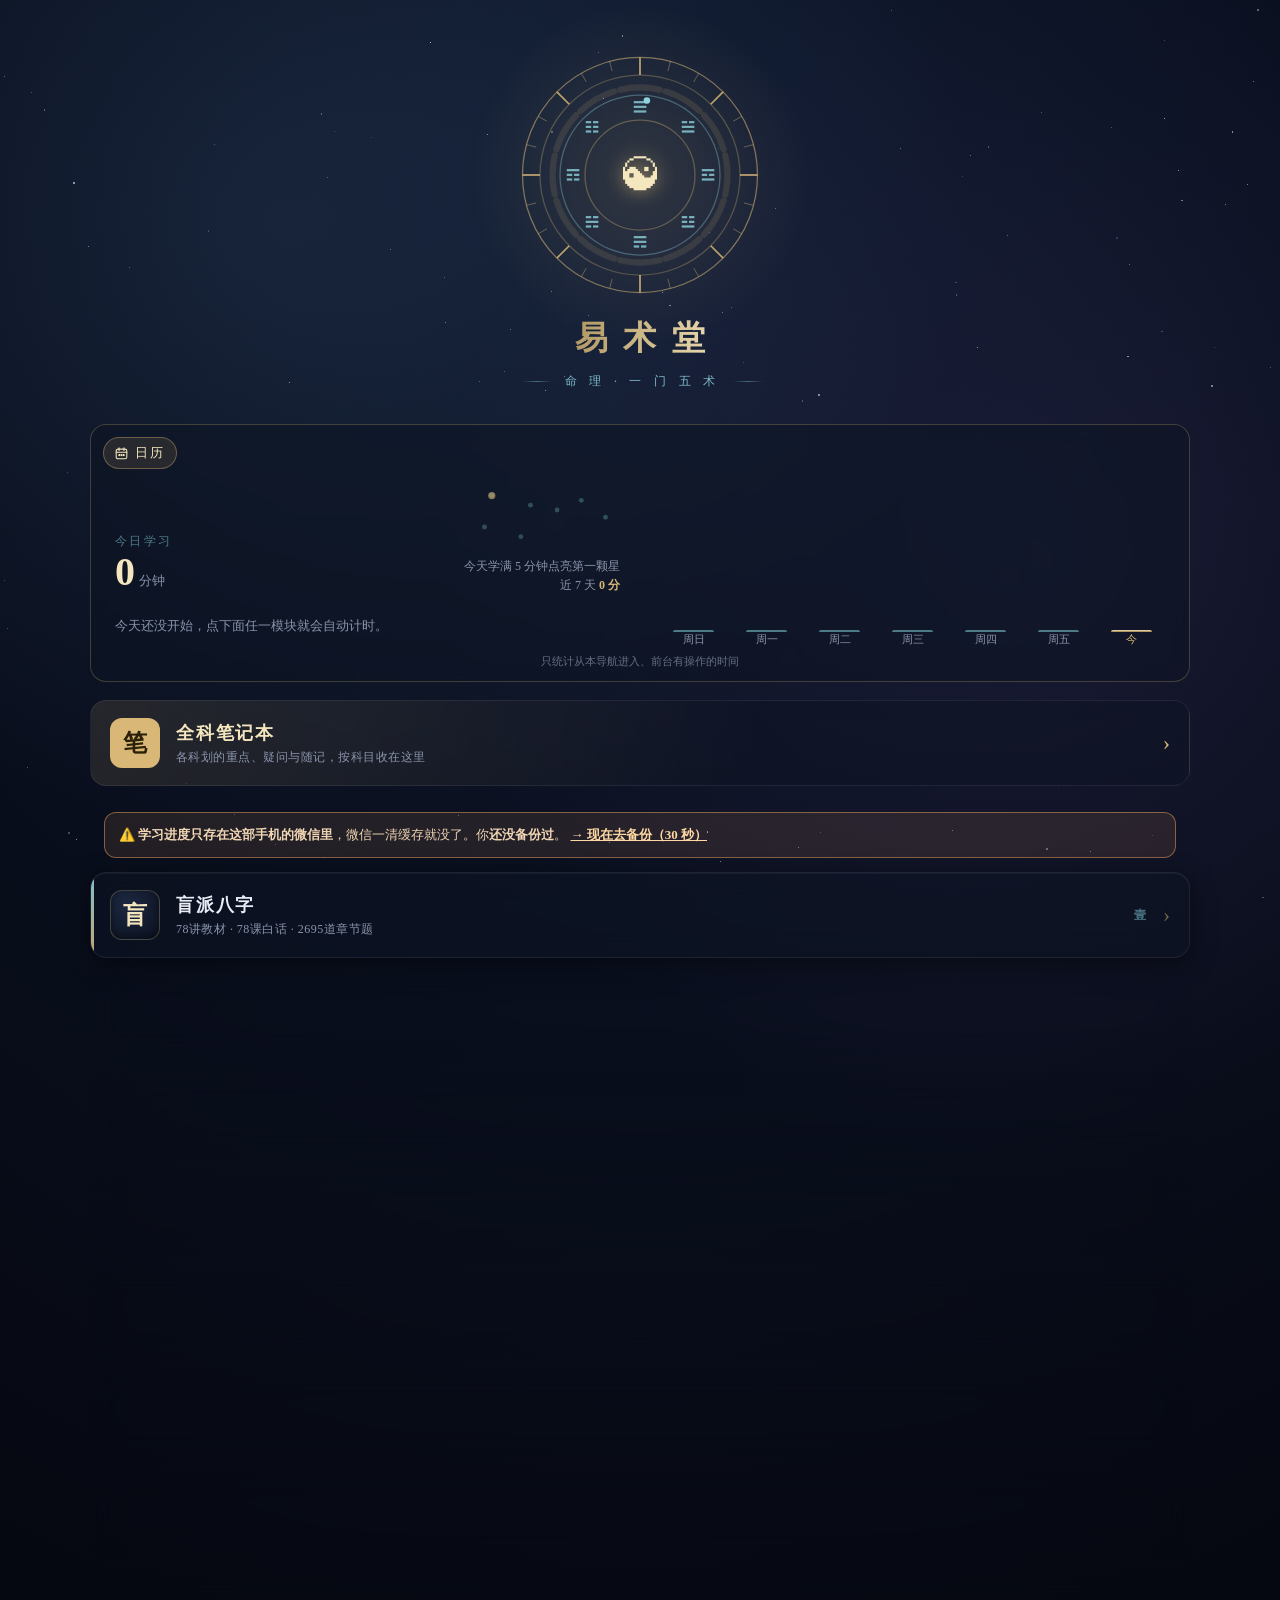
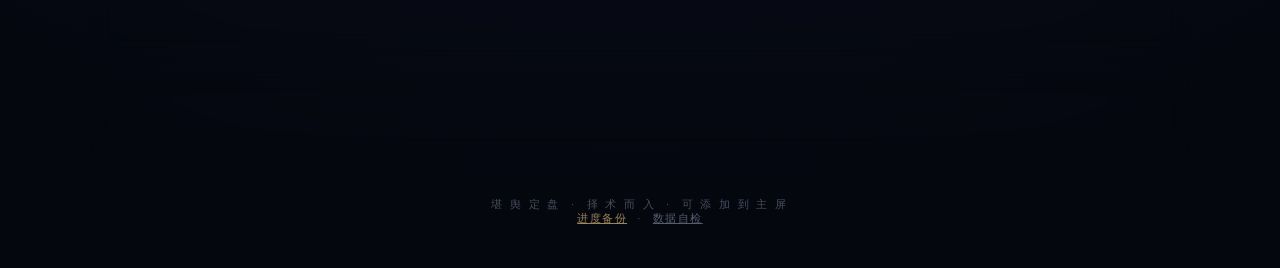
<file: view.html>
<!DOCTYPE html>
<html lang="zh-CN">
<head>
<meta charset="UTF-8">
<meta name="viewport" content="width=device-width, initial-scale=1.0, viewport-fit=cover">
<meta name="theme-color" content="#0a1020">
<title>易术堂</title>
<link rel="icon" href="icon192.png">
<link rel="apple-touch-icon" href="icon180.png">
<meta name="apple-mobile-web-app-capable" content="yes">
<meta name="apple-mobile-web-app-status-bar-style" content="black-translucent">
<style>
  :root{
    --gold:#d9b877; --gold-hi:#f4e6be; --ink:#e9edf8; --ink-dim:#8a94ac;
    --line:rgba(217,184,119,.28); --barh:48px; --top:env(safe-area-inset-top);
  }
  *{box-sizing:border-box;-webkit-tap-highlight-color:transparent;}
  html,body{margin:0;padding:0;height:100%;overflow:hidden;background:#05070f;
    font-family:"Noto Serif SC","Songti SC","PingFang SC",serif;}
  /* 顶部返回条:固定,不随内容滚动 */
  .bar{
    position:fixed; top:0; left:0; right:0; z-index:10;
    height:calc(var(--barh) + var(--top)); padding-top:var(--top);
    display:flex; align-items:center; justify-content:center;
    background:linear-gradient(180deg,#0d1426,#0a1020);
    border-bottom:1px solid var(--line); box-shadow:0 2px 14px rgba(0,0,0,.5);
  }
  .back{
    position:absolute; left:4px; bottom:0; height:var(--barh);
    display:flex; align-items:center; gap:4px; padding:0 12px;
    color:var(--gold-hi); font-weight:600; font-size:15px; text-decoration:none; letter-spacing:.02em;
  }
  .back:active{background:rgba(217,184,119,.14); border-radius:12px;}
  .back .chev{font-size:20px; line-height:1; margin-top:-1px;}
  .title{
    font-size:15.5px; letter-spacing:.22em; color:var(--ink); padding-left:.22em;
    max-width:44%; overflow:hidden; text-overflow:ellipsis; white-space:nowrap;
    display:flex; flex-direction:column; align-items:center; line-height:1.25;
  }
  .title small{font-size:10.5px; letter-spacing:.06em; color:var(--ink-dim); font-variant-numeric:tabular-nums; padding-left:0; opacity:.75}
  .title small::before{content:''; display:inline-block; width:5px; height:5px; border-radius:50%; background:currentColor; margin-right:5px; vertical-align:1px}
  .title small.on{color:var(--gold-hi); opacity:1}
  .title small.on::before{animation:clk 1.4s ease-in-out infinite}
  @keyframes clk{50%{opacity:.25}}
  /* 切换模块 */
  .sw{
    position:absolute; right:6px; bottom:0; height:var(--barh);
    display:flex; align-items:center; gap:5px; padding:0 12px;
    background:none; border:0; cursor:pointer;
    color:var(--gold); font-size:13.5px; letter-spacing:.06em;
    font-family:inherit;
  }
  .sw:active{background:rgba(217,184,119,.14); border-radius:12px;}
  .sw .car{font-size:10px; transition:transform .2s;}
  .sw.open .car{transform:rotate(180deg);}
  .menu{
    position:fixed; right:8px; top:calc(var(--barh) + var(--top) + 6px); z-index:20;
    min-width:160px; padding:6px; border-radius:14px;
    background:rgba(13,20,38,.96); -webkit-backdrop-filter:blur(12px); backdrop-filter:blur(12px);
    border:1px solid var(--line); box-shadow:0 12px 34px rgba(0,0,0,.6);
    display:none; flex-direction:column; gap:2px;
  }
  .menu.on{display:flex;}
  .menu a{
    display:flex; align-items:center; gap:9px; padding:11px 12px; border-radius:10px;
    color:var(--ink); text-decoration:none; font-size:14.5px; letter-spacing:.06em;
  }
  .menu a:active{background:rgba(217,184,119,.16);}
  .menu a .g{
    width:26px; height:26px; flex:0 0 26px; border-radius:8px; display:grid; place-items:center;
    font-size:13px; color:var(--gold-hi); background:#1c2740; border:1px solid var(--line);
  }
  .menu a.cur{color:var(--gold-hi); background:rgba(217,184,119,.1);}
  .mask{position:fixed; inset:0; z-index:15; display:none;}
  .mask.on{display:block;}
  /* 内容区:固定填满返回条以下,自身可滚动 */
  .stage{
    position:fixed; left:0; right:0; bottom:0; top:calc(var(--barh) + var(--top));
    overflow:auto; -webkit-overflow-scrolling:touch; background:#fff;
  }
  #frame{display:block; width:100%; height:100%; border:0;}
  .load{
    position:fixed; left:0; right:0; bottom:0; top:calc(var(--barh) + var(--top)); z-index:2;
    display:grid; place-items:center; color:var(--ink-dim); font-size:13px; letter-spacing:.2em;
    pointer-events:none; transition:opacity .4s; background:#05070f;
  }
  .load.hide{opacity:0;}
</style>
</head>
<body>
  <div class="bar">
    <a class="back" href="./" aria-label="返回首页"><span class="chev">&#8249;</span>返回首页</a>
    <div class="title" id="title"><span id="tname">易术堂</span><small id="clk"></small></div>
    <button class="sw" id="sw" aria-label="切换模块">切换<span class="car">&#9660;</span></button>
  </div>
  <div class="mask" id="mask"></div>
  <div class="menu" id="menu"></div>

  <div class="stage">
    <iframe id="frame" title="模块" allow="clipboard-write; fullscreen"></iframe>
  </div>
  <div class="load" id="load">载 入 中…</div>

<script src="guard.js"></script>
<script>
  var APPS = {
    bazi:    {u:'https://nevergiveup0618.github.io/bazi-game/',       n:'八字日练',  g:'卦'},
    xiangfa: {u:'https://nevergiveup0618.github.io/bazi-xiangfa/',    n:'象义随身',  g:'象'},
    zeri:    {u:'https://nevergiveup0618.github.io/zeri/',            n:'择日学习',  g:'日'},
    luopan:  {u:'https://nevergiveup0618.github.io/all-project/luopan/', n:'罗盘学习', g:'盘'},
    yangong: {u:'https://nevergiveup0618.github.io/yangong-beisong/', n:'杨公背诵',  g:'山'},
    fengshui:{u:'https://nevergiveup0618.github.io/fengshui/',        n:'风水识形',  g:'峦'},
    jingjiang:{u:'https://nevergiveup0618.github.io/bazi-course/',    n:'命理精讲',  g:'讲'},
    lrcourse:{u:'https://nevergiveup0618.github.io/liuren-course/',   n:'六壬神课',  g:'壬'},
    mangpai: {u:'https://nevergiveup0618.github.io/mangpai-course/',  n:'盲派八字',  g:'盲'}
  };
  function getParam(k){
    var m = new RegExp('[?&]'+k+'=([^&#]+)').exec(location.search);
    return m ? decodeURIComponent(m[1]) : '';
  }
  var key = getParam('app');
  if (key === 'liuren') key = 'lrcourse';   // 六壬神课 2026-10-22 退役并入六壬课程：旧书签/「继续上次」转过去
  var app = APPS[key];

  if(!app){ location.replace('./'); }
  else {
    document.getElementById('tname').textContent = app.n;
    document.title = app.n + ' · 易术堂';

    // 记录使用次数与最近一次(供首页排序/继续上次)
    try{
      // 仍照常统计（首页不再拿它排序，见 index.html 的说明），留着备用
      var u = JSON.parse(localStorage.getItem('wst_usage') || '{}');
      u[key] = (+u[key] || 0) + 1;
      localStorage.setItem('wst_usage', JSON.stringify(u));
      localStorage.setItem('wst_last', key);
    }catch(e){}

    // 载入模块
    var f = document.getElementById('frame'), load = document.getElementById('load');
    window.addEventListener('message', function(e){
      if(e.origin!=='https://nevergiveup0618.github.io') return;
      var d=e.data||{};if(d.type!=='yst-progress'||d.app!==key||typeof d.text!=='string')return;
      try{localStorage.setItem('yst_stat_'+key,JSON.stringify({text:d.text.slice(0,120),at:Date.now()}));}catch(x){}
    });
    f.addEventListener('load', function(){ load.classList.add('hide'); });
    setTimeout(function(){ load.classList.add('hide'); }, 5000);  // 兜底
    // 先等进度守护把本机镜像里缺的键补回来（最多等 1.5 秒），再载入模块，免得模块先读到空数据
    Promise.race([(window.YG?YG.ready:Promise.resolve()), new Promise(function(r){setTimeout(r,1500);})]).then(function(){ var go=getParam('go'); f.src = app.u + (/^#[^\s]*$/.test(go) ? go : ''); });

    // 学习时长（2026-11-03）：套壳页在前台、且近 90 秒内有操作（本页或 iframe 里的点击/触摸/滚动/按键）才计时。
    // 每秒走一格（顶栏秒表），每满 5 秒落盘：localStorage.wst_time = {日期:{app:秒}}（首页今日学习/北斗连星读它）、
    // wst_hour = {日期:{时辰序号0-11:秒}}（首页罗盘时辰环读它；子时=23-1点，序号0）。只统计从导航进入的使用。
    (function(){
      var last = Date.now(), IDLE = 90000, EV = ['touchstart','touchmove','pointerdown','scroll','keydown','wheel','click','mousemove'];
      function act(){ last = Date.now(); }
      EV.forEach(function(e){ window.addEventListener(e, act, {passive:true, capture:true}); });
      function hook(){ try{ var w = f.contentWindow; EV.forEach(function(e){ w.addEventListener(e, act, {passive:true, capture:true}); }); }catch(x){} }
      f.addEventListener('load', hook);
      function ymd(){ var d = new Date(); return d.getFullYear()+'-'+String(d.getMonth()+1).padStart(2,'0')+'-'+String(d.getDate()).padStart(2,'0'); }
      function J(k){ try{ return JSON.parse(localStorage.getItem(k) || '{}') || {}; }catch(x){ return {}; } }
      function trim(t, n){ var ks = Object.keys(t).sort(); n = n || 90; while(ks.length > n) delete t[ks.shift()]; }
      var day = ymd(), total = 0, pend = 0, clk = document.getElementById('clk');
      function load(){ var o = J('wst_time')[day] || {}, s = 0; for(var k in o) s += +o[k] || 0; total = s; }
      function save(){
        if(!pend) return;
        try{
          var t = J('wst_time'), h = J('wst_hour'), hr = (new Date().getHours() + 1) % 24 >> 1;
          (t[day] = t[day] || {})[key] = (+t[day][key] || 0) + pend;
          (h[day] = h[day] || {})[hr] = (+h[day][hr] || 0) + pend;
          trim(t, 800); trim(h);
          localStorage.setItem('wst_time', JSON.stringify(t)); localStorage.setItem('wst_hour', JSON.stringify(h));
        }catch(x){}
        pend = 0;
      }
      function fmt(s){ var h = Math.floor(s/3600), m = Math.floor(s%3600/60), x = s%60, p = function(n){ return String(n).padStart(2,'0'); };
        return h ? h+':'+p(m)+':'+p(x) : p(m)+':'+p(x); }
      load();
      setInterval(function(){
        var d = ymd(); if(d !== day){ save(); day = d; load(); }
        var on = document.visibilityState === 'visible' && Date.now() - last <= IDLE;
        if(on){ total++; pend++; if(pend >= 5) save(); }
        clk.textContent = '今日 ' + fmt(total); clk.className = on ? 'on' : '';
      }, 1000);
      document.addEventListener('visibilitychange', function(){ if(document.visibilityState !== 'visible') save(); });
      window.addEventListener('pagehide', save);
    })();

    // 快速切换模块
    var menu = document.getElementById('menu'), sw = document.getElementById('sw'), mask = document.getElementById('mask');
    var html = '';
    for(var k in APPS){
      html += '<a href="view.html?app='+k+'" class="'+(k===key?'cur':'')+'">'
            + '<span class="g">'+APPS[k].g+'</span>'+APPS[k].n+'</a>';
    }
    html += '<a href="notebook.html" style="border-top:1px solid rgba(217,184,119,.2);margin-top:4px"><span class="g">笔</span>全科笔记本</a>';
    menu.innerHTML = html;
    function toggle(on){
      menu.classList.toggle('on', on); mask.classList.toggle('on', on); sw.classList.toggle('open', on);
    }
    sw.addEventListener('click', function(e){ e.stopPropagation(); toggle(!menu.classList.contains('on')); });
    mask.addEventListener('click', function(){ toggle(false); });
  }
</script>
</body>
</html>
</file>
<file: luopan/style.css>
/* 易术堂：深蓝底、青色交互、古金点缀。盘面自带颜色，与页面主题分离。 */
:root{color-scheme:dark;--ink:#e9edf8;--muted:#a5b1c5;--red:#a1d9df;--gold:#d9b877;--line:#2b384e;--paper:#111c2d;--warm:#0a1020;--good:#8cd0b1;--bad:#ffb2a1;--accent:#96d5df}
*{box-sizing:border-box}html{-webkit-text-size-adjust:100%;scroll-padding-top:85px}body{margin:0;background:radial-gradient(ellipse at 20% 0,#172a41 0,transparent 55%),var(--warm);color:var(--ink);font:16px/1.75 -apple-system,BlinkMacSystemFont,"PingFang SC","Microsoft YaHei",sans-serif}button,input,select{font:inherit}button,a,summary{touch-action:manipulation}button{cursor:pointer}button:disabled{cursor:default}a{color:var(--accent)}[hidden]{display:none!important}:focus-visible{outline:2px solid var(--accent);outline-offset:4px}h1,h2,h3,p{margin-top:0}h1{font-size:26px;line-height:1.45;font-weight:500;margin-bottom:0;font-family:"Songti SC",serif}h2{font-size:20px;font-weight:500;line-height:1.5}h3{font-size:17px;font-weight:500}p{margin-bottom:12px}button{transition:background-color .15s,border-color .15s}button:hover{border-color:var(--gold)}main{max-width:1550px;margin:auto;padding:28px 32px calc(100px + env(safe-area-inset-bottom));min-width:0}.topbar{position:sticky;top:0;z-index:30;display:flex;justify-content:space-between;align-items:center;gap:12px;padding:calc(12px + env(safe-area-inset-top)) 32px 12px;background:#0a1020f5;border-bottom:1px solid var(--line)}.brand{display:flex;align-items:center;gap:10px;text-decoration:none;color:var(--ink);font-size:18px;line-height:1.5}.brand small{display:block;font-size:12px;color:var(--muted);font-weight:400}.brand-mark{width:38px;height:38px;border-radius:50%;border:1px solid #d9b87770;display:grid;place-items:center;color:var(--gold);font-family:serif;font-size:23px}.top-actions{display:flex;align-items:center;gap:12px;flex-wrap:wrap}.top-actions a{font-size:13px;text-decoration:none}.top-actions #ygnBtn,.top-actions #ygReaderBtn{position:static!important;transform:none!important;margin:0!important;width:30px!important;height:30px!important;font-size:13px!important}.intro{display:flex;justify-content:space-between;align-items:center;gap:12px;flex-wrap:wrap;margin-bottom:23px}.kicker{color:var(--gold);font-size:12px;letter-spacing:.12em;margin-bottom:6px}.button,.quiet,.square{border:1px solid var(--line);background:#17263b;color:var(--ink);border-radius:8px;font-size:14px;line-height:1.6;padding:9px 14px;text-decoration:none;display:inline-flex;align-items:center;justify-content:center}.button.primary{border-color:#87bfc9;background:#91cfd9;color:#0b1a25}.quiet{font-size:13px;padding:7px 10px;background:transparent}.square{min-width:36px;min-height:36px;padding:5px 8px}.workbench{display:grid;grid-template-columns:minmax(0,1.6fr) minmax(300px,1fr);gap:25px;align-items:start}.instrument{background:linear-gradient(155deg,#17273b,#101b2b);border:1px solid var(--line);border-radius:17px;padding:21px;min-width:0;box-shadow:0 20px 60px #0002}.bearing{display:grid;grid-template-columns:1fr 1fr;gap:12px;border-bottom:1px solid var(--line);padding-bottom:15px}.bearing>div{display:flex;flex-direction:column;min-width:0}.bearing>div:last-child{text-align:right}.bearing span{color:var(--muted);font-size:12px}.bearing strong{color:#efe0bc;font-weight:500;font-size:clamp(15px,1.5vw,21px);font-variant-numeric:tabular-nums;overflow-wrap:anywhere}.dial-heading{display:flex;align-items:center;justify-content:space-between;margin:14px 0 8px;gap:12px}.dial-heading>span{font-size:13px;color:var(--muted)}.dial-heading .quiet{font-size:12px;padding:5px 9px}.dial-heading button[aria-pressed=true]{border-color:var(--gold);color:var(--gold)}.compass-stage{position:relative;aspect-ratio:1;width:100%;max-width:820px;margin:0 auto;overflow:hidden;border-radius:9px;touch-action:none;user-select:none;-webkit-user-select:none;cursor:grab;background:#0b1523}.compass-stage:active{cursor:grabbing}.compass-stage svg{display:block;width:100%;height:100%;overflow:hidden}.compass-stage text,.read-figure text,.original-band text{font-family:"Songti SC","STSong","SimSun",serif;pointer-events:none}.board-controls{display:flex;gap:7px;justify-content:center;align-items:center;flex-wrap:wrap;margin:17px 0 0}.board-controls output{font-size:13px;min-width:36px;text-align:center;color:var(--gold);font-variant-numeric:tabular-nums}.gesture-help{text-align:center;font-size:12px;color:var(--muted);margin:9px 0 16px}.angle-control{display:grid;grid-template-columns:1fr auto;gap:10px;align-items:center;border-top:1px solid var(--line);padding-top:16px}.angle-control label{font-size:14px}.angle-control>div{display:flex;align-items:center;gap:6px}.angle-control input[type=number]{width:84px;min-width:0;padding:6px;background:#0a1423;color:var(--ink);border:1px solid var(--line);border-radius:7px;text-align:center;font-size:16px}.angle-control input[type=range]{grid-column:1/-1;width:100%;accent-color:var(--accent);margin:6px 0}.mountain-shortcuts{margin-top:10px;border-top:1px solid var(--line);padding-top:12px}.mountain-shortcuts summary{cursor:pointer;font-size:13px;color:var(--muted)}.compass-jumps{display:grid;grid-template-columns:repeat(12,minmax(0,1fr));gap:5px;margin-top:12px}.compass-jumps button{border:1px solid var(--line);background:#0c1829;color:var(--ink);padding:5px 0;border-radius:5px;font-size:14px}.compass-jumps button.on{color:#102030;background:var(--gold)}.plate-status{padding-top:15px;margin:14px 0 0;border-top:1px solid var(--line)}.learning-panel{min-width:0}.panel-heading{margin:0 0 16px}.panel-heading h2{margin:0}.ring-picker{display:flex;gap:6px;flex-wrap:wrap;margin-bottom:18px}.ring-picker button{font-size:12px;line-height:1.5;padding:7px 9px;border:1px solid var(--line);border-radius:6px;color:var(--muted);background:#101d2e}.ring-picker button[aria-pressed=true]{border-color:#a3d5dc;background:#173c48;color:#c0f0f3}.reading-card,.lesson,.practice-box,.summary-box,.wrong-item,.practice-mode{border:1px solid var(--line);background:var(--paper);border-radius:12px;padding:22px;margin-bottom:14px;min-width:0}.reading-card h3{margin-bottom:13px}.reading-card p,.lesson p{font-size:15px;line-height:1.85}.reading-value{display:flex;align-items:baseline;gap:10px;flex-wrap:wrap;margin-bottom:16px}.reading-value strong{font-size:32px;line-height:1.4;color:var(--gold);font-family:"Songti SC",serif;font-weight:500}.reading-value span{font-size:12px;color:var(--muted)}.neighbor-row{display:flex;gap:6px;flex-wrap:wrap;margin:12px 0}.neighbor-row span{padding:4px 8px;border:1px solid var(--line);border-radius:5px;font-size:12px;color:var(--muted)}.reading-extra{border-top:1px solid var(--line);padding-top:12px;margin-top:14px}.reading-extra p{font-size:13px}.source-small{font-size:12px!important;color:var(--muted);margin-bottom:0;overflow-wrap:anywhere}.source-small a{color:var(--gold)}.learning-actions{display:flex;gap:9px;flex-wrap:wrap}.learning-actions .button{flex:1}.study-tip{margin-top:24px;border-left:2px solid var(--gold);padding:0 0 0 16px;font-size:14px;color:var(--muted)}.study-tip>span{color:var(--gold);font-size:13px}.study-tip p{margin:7px 0}.study-tip a{font-size:13px;text-decoration:none}.bottom-nav{position:fixed;bottom:0;left:0;right:0;z-index:35;display:flex;justify-content:center;gap:6px;padding:8px 16px calc(8px + env(safe-area-inset-bottom));background:#0a1020fa;border-top:1px solid var(--line)}.bottom-nav a{flex:1;max-width:170px;display:flex;justify-content:center;align-items:center;gap:8px;color:var(--muted);font-size:13px;text-decoration:none;border-radius:8px;padding:7px}.bottom-nav a>span{width:27px;height:27px;border:1px solid var(--line);border-radius:7px;color:var(--gold);display:grid;place-items:center}.bottom-nav a[aria-current=page]{background:#19313f;color:#b0e1e7}.bottom-nav a[aria-current=page]>span{border-color:#6babb6;color:#b0e1e7}.mobile-layer-button{display:none}.drawer-backdrop{position:fixed;inset:0;z-index:60;background:#030814b3}.drawer{position:fixed;right:0;top:0;bottom:0;width:min(540px,95%);padding:22px 20px calc(25px + env(safe-area-inset-bottom));overflow:auto;background:#0e1a2a;border-left:1px solid var(--line);z-index:65;box-shadow:-10px 0 60px #0005}.drawer-head{display:flex;align-items:center;justify-content:space-between;gap:12px;margin-bottom:20px}.drawer-head h2{margin:0}.drawer-shared{margin:15px 0}.segmented{display:flex;gap:7px;margin-top:15px}.segmented button{border:1px solid var(--line);border-radius:6px;background:transparent;color:var(--muted);font-size:14px;padding:8px 12px}.segmented button[aria-pressed=true]{border-color:var(--accent);color:var(--accent);background:#1a3540}.original-band,.read-figure{border:1px solid #b4a16c;background:#f4e4a2;border-radius:8px;overflow:hidden;margin:16px 0}.original-band svg,.read-figure svg{display:block;width:100%;max-height:260px}.original-band figcaption,.read-figure p{color:#665024;background:#f5edce;padding:5px 8px;margin:0;text-align:center;font-size:12px}.read-figure text{font-family:"Songti SC","SimSun",serif}.toast{position:fixed;bottom:100px;left:50%;transform:translateX(-50%);z-index:95;max-width:90vw;background:#d5e5ed;color:#152535;padding:10px 17px;border-radius:9px;font-size:14px}dialog{border:1px solid var(--line);border-radius:15px;max-width:90vw;background:var(--paper);color:var(--ink);padding:25px}dialog::backdrop{background:#030814b3}.dialog-actions{display:flex;gap:10px;flex-wrap:wrap}.storage-warning{border:1px solid var(--bad);padding:10px;color:var(--bad)}
.section-head{display:flex;justify-content:space-between;align-items:center;gap:12px;margin:0 0 20px;flex-wrap:wrap}.section-head p{font-size:14px;color:var(--muted);margin:5px 0 0}.section-head h1{margin:0}.lesson summary{cursor:pointer;font-size:17px;font-weight:600;color:var(--red)}.lesson summary small{display:block;font-size:12px;font-weight:400;color:var(--muted);margin-top:2px}.lesson-body{margin-top:17px}.lesson blockquote{border-left:3px solid var(--gold);background:#f4eddf;padding:10px 14px;margin:12px 0;font-size:14px}.lesson-steps{display:flex;align-items:center;gap:8px;flex-wrap:wrap;margin:12px 0 18px}.lesson-steps span{padding:7px 12px;background:var(--warm);border:1px solid var(--line);border-radius:6px;font-size:14px}.lesson-steps i{font-style:normal;color:var(--gold)}.plan{margin:22px 0}.plan li{margin:9px 0}.mode-list{display:grid;grid-template-columns:repeat(2,minmax(0,1fr));gap:12px}.practice-mode{margin-bottom:0;display:flex;align-items:start;justify-content:space-between;gap:12px}.practice-mode b{font-size:16px}.practice-mode p{font-size:13px;color:var(--muted);margin:4px 0 12px}.practice-mode small{font-size:12px;color:var(--muted)}.practice-mode .button{white-space:nowrap;align-self:center}.stat-row{display:flex;gap:14px;flex-wrap:wrap;margin:14px 0 20px}.stat-row span{font-size:13px;color:var(--muted)}.stat-row b{font-size:22px;color:var(--red);padding-right:5px}.practice-box{max-width:900px;margin:0 auto}.quiz-top{display:flex;justify-content:space-between;gap:12px;margin-bottom:14px;color:var(--muted);font-size:13px;flex-wrap:wrap}.quiz-prompt{font-size:17px;line-height:1.8;white-space:normal}.quiz-options{display:grid;grid-template-columns:repeat(2,minmax(0,1fr));gap:10px;margin:20px 0}.quiz-options button{min-height:48px;background:#f6f0e3;border:1px solid var(--line);border-radius:8px;color:var(--ink);padding:12px;text-align:left;font-size:16px;line-height:1.7;overflow-wrap:anywhere}.quiz-options .correct{border-color:var(--good);color:var(--good);background:#e9f1e6}.quiz-options .wrong{border-color:var(--bad);color:var(--bad);background:#f7e5df}.feedback{margin-top:16px;padding:15px;border-left:3px solid var(--good);background:#edf3e9}.feedback.bad{border-color:var(--bad);background:#f9ece6}.feedback p{margin:8px 0;font-size:15px}.feedback b{color:var(--good)}.feedback.bad b{color:var(--bad)}.quiz-actions{display:flex;gap:10px;justify-content:flex-end;flex-wrap:wrap;margin-top:17px}.quiz-mini{max-width:450px;margin:20px auto}.quiz-mini .compass-stage{border:5px solid #942b23}.turn-output{text-align:center;margin:10px;font-size:14px;color:var(--muted)}.turn-controls{display:flex;gap:10px;justify-content:center;align-items:center;flex-wrap:wrap}.turn-controls input{max-width:190px;accent-color:var(--red)}.answer-text{color:var(--red);font-weight:600}.empty{padding:26px 0;color:var(--muted);font-size:15px}.wrong-toolbar{display:flex;gap:10px;flex-wrap:wrap;margin-bottom:20px}.wrong-toolbar select{max-width:100%;padding:7px;border-radius:6px;border:1px solid var(--line);background:var(--paper);font-size:14px}.wrong-item summary{cursor:pointer;font-size:16px}.wrong-item details p{margin-top:12px;font-size:14px}.wrong-item .learning-actions{margin-top:12px}.mistake-tag{font-size:12px;color:var(--muted);margin-bottom:9px}.summary-box{max-width:900px;margin:0 auto 18px}.score{font-size:40px;color:var(--red);font-family:serif;line-height:1.3;margin:14px 0}.toast{position:fixed;bottom:95px;left:50%;transform:translateX(-50%);background:#3c2a22;color:#fff5dc;padding:9px 16px;max-width:90vw;border-radius:8px;font-size:13px;z-index:95}dialog{background:var(--paper);color:var(--ink);border:1px solid var(--line);border-radius:13px;padding:24px;max-width:min(460px,90vw)}dialog::backdrop{background:#1c100cb3}.dialog-actions{display:flex;gap:10px;flex-wrap:wrap}#ygNudge{display:none!important}.topbar #ygnBtn,.topbar #ygReaderBtn{position:static!important;transform:none!important;margin:0!important;width:28px!important;height:28px!important;border-radius:50%!important;display:grid!important;place-items:center!important;line-height:1!important;padding:0!important;font-size:12px!important;box-shadow:none!important;background:#5d3928!important;color:#fff1d0!important}.storage-warning{background:#ffe4c9;padding:12px;font-size:14px}

/* 教学、习题沿用同一主题，保留原有记录和操作。 */
.lesson-steps span,.quiz-options button{background:#17273b}.quiz-options .correct{background:#15382e;color:#ace4c8}.quiz-options .wrong{background:#3b242b;color:#ffc0b0}.feedback{background:#153128}.feedback.bad{background:#35242b}.wrong-toolbar select{color:var(--ink)}.quiz-mini .compass-stage{border:1px solid var(--line)}.lesson blockquote{background:#17273b}.practice-mode .button{white-space:normal}.practice-box h1{font-family:inherit}.quiz-options button{font-size:15px}.quiz-prompt{font-size:18px}.quiz-mini{max-width:450px;margin:18px auto}.turn-output{font-size:14px;color:var(--muted);text-align:center;margin:10px}.turn-controls{display:flex;flex-wrap:wrap;align-items:center;justify-content:center;gap:9px}.turn-controls input{max-width:190px;accent-color:var(--accent)}
@media(min-width:1500px){.workbench{grid-template-columns:minmax(0,1.8fr) minmax(330px,1fr)}}
@media(max-width:1000px){main{padding:22px 22px 110px}.workbench{gap:18px;grid-template-columns:minmax(0,1.4fr) minmax(270px,1fr)}.instrument{padding:16px}.reading-card{padding:17px}.bearing strong{font-size:16px}}
@media(max-width:760px){.workbench{display:block}.desktop-panel{display:none}.mobile-layer-button{display:flex;width:100%;margin-top:14px;padding:12px}.instrument{padding:15px}.bearing strong{font-size:17px}.topbar{padding-left:16px;padding-right:16px}.top-actions{gap:8px}.top-actions a{display:none}main{padding:20px 14px 110px}.intro{margin-bottom:16px}h1{font-size:24px}.brand small{font-size:11px}.brand{font-size:17px}.brand-mark{width:33px;height:33px;font-size:20px}.mode-list{grid-template-columns:1fr}.compass-stage{margin-top:10px}.compass-jumps{grid-template-columns:repeat(8,minmax(0,1fr))}.topbar .quiet{font-size:12px;padding:6px}.top-actions #ygnBtn,.top-actions #ygReaderBtn{width:27px!important;height:27px!important}.drawer .reading-card{padding:16px}.intro .primary{padding:8px 12px}}
@media(max-width:380px){.bearing strong{font-size:15px}.bearing{gap:6px}.brand small{display:none}.topbar{padding-left:12px;padding-right:12px;gap:6px}.top-actions{gap:5px}.board-controls{gap:5px}.board-controls .quiet{padding:6px 8px;font-size:12px}.angle-control{grid-template-columns:1fr}.angle-control>div{justify-content:space-between}.quiz-options{grid-template-columns:1fr}.bottom-nav{padding-left:7px;padding-right:7px;gap:0}.bottom-nav a{padding:7px 5px;font-size:12px;gap:5px}.practice-mode{flex-wrap:wrap}.reading-card,.lesson,.practice-box,.summary-box,.wrong-item,.practice-mode{padding:16px}}
@media(prefers-reduced-motion:reduce){*{scroll-behavior:auto!important;transition:none!important}}

.bottom-nav{gap:0;padding-left:8px;padding-right:8px}.bottom-nav a{white-space:nowrap;gap:6px;padding:7px 5px}.bottom-nav a>span{flex-shrink:0}
@media(max-width:380px){.bottom-nav a{gap:4px;padding-left:3px;padding-right:3px}.bottom-nav a>span{width:24px;height:24px}}

.layer-select-label{display:block;color:var(--muted);font-size:12px;margin-bottom:7px}#layer-select{width:100%;min-width:0;background:#15273a;border:1px solid var(--line);color:var(--ink);font-size:14px;padding:11px 28px 11px 11px;border-radius:8px}.ring-picker{display:block}.quick-rings{display:flex;flex-wrap:wrap;gap:6px;margin-top:12px}.compass-stage text,.original-band text,.read-figure text{font-family:"PingFang SC","Microsoft YaHei","Noto Sans CJK SC",sans-serif;font-weight:400}.compass-stage .ring{isolation:isolate}

/* An HTML compositing layer rotates the unchanged SVG; the reading lines stay separate. */
#dial-viewport,#dial-rotor{position:absolute;inset:0;transform-origin:50% 50%}
#dial-viewport{will-change:transform}
#dial-rotor{will-change:transform;contain:layout paint;backface-visibility:hidden}
#compass-overlay{position:absolute;inset:0;pointer-events:none}
.live-bearing{display:table;min-width:86px;text-align:center;margin:10px auto 0;border:1px solid #d9b87766;border-radius:20px;background:#091421df;color:#f3e4bf;padding:3px 12px;pointer-events:none;font-size:14px;font-variant-numeric:tabular-nums}
.visibility-actions{display:flex;flex-wrap:wrap;gap:8px;margin:18px 0 12px}
.visibility-actions .button{font-size:14px;padding:8px 10px}
.visibility-count{font-size:14px;color:var(--gold);margin-bottom:12px}
.visibility-list{display:grid;grid-template-columns:repeat(2,minmax(0,1fr));gap:8px}
.visibility-row{display:flex;align-items:center;gap:10px;min-height:64px;padding:10px;border:1px solid var(--line);border-radius:9px;background:#152338;cursor:pointer;font-size:14px;line-height:1.5;overflow-wrap:anywhere}
.visibility-row:has(input:checked){border-color:#5d949f;background:#17313e}
.visibility-row input{flex:none;width:20px;height:20px;margin:0;accent-color:var(--accent)}
.visibility-row small{display:block;font-size:12px;color:var(--muted);margin-bottom:2px}
@media(max-width:380px){.visibility-list{grid-template-columns:1fr}.visibility-row{min-height:54px}}

#visibility-drawer .drawer-head{position:sticky;top:0;background:#0e1a2a;z-index:1;padding:8px 0 12px;border-bottom:1px solid var(--line)}

/* Zoom inside the SVG viewport; disable texture promotion for magnified text. */
#compass-stage[data-render-mode="detail"] #dial-viewport,
#compass-stage[data-render-mode="detail"] #dial-rotor{will-change:auto;backface-visibility:visible;contain:none;transform:none}

/* A bounded 3-window SVG surface preserves final-scale pixels while panning. */
.visibility-row{align-items:start;flex-wrap:wrap}.visibility-row>label{display:flex;gap:10px;align-items:center;flex:1 1 120px;min-width:0;cursor:pointer}.visibility-row>button{margin-left:auto;padding:4px 8px;font-size:12px}
.ring-guide{border-top:1px solid var(--line);padding-top:16px;margin-top:18px}.ring-guide h4{font-size:16px;margin:0 0 12px;color:var(--gold);font-weight:500}.ring-guide>div{margin:12px 0}.ring-guide b{font-size:13px;color:var(--accent);font-weight:500}.ring-guide p.layer-note{font-size:14px;margin:4px 0 0;line-height:1.85}
.dial-heading{flex-wrap:wrap}.dial-heading>span{flex:1 1 130px}

#compass-stage[data-render-mode="detail"] #dial-viewport{left:-100%;top:-100%;right:auto;bottom:auto;width:300%;height:300%;contain:layout paint;will-change:transform}
#compass-stage[data-render-mode="detail"] #compass-svg{position:absolute;left:0;top:0;width:100%;height:100%;overflow:hidden}
#compass-svg .ring{isolation:auto}

.plate-audit{margin-top:20px;border-top:1px solid var(--line);padding-top:14px;font-size:14px}.plate-audit summary{cursor:pointer;color:var(--gold)}.plate-audit p{font-size:13px;line-height:1.85;color:var(--muted);margin:10px 0}

.degree-memory{margin-top:14px;padding-top:13px;border-top:1px solid var(--line);scroll-margin-top:95px}.degree-memory>summary{cursor:pointer;color:var(--gold);font-size:15px}.degree-memory>summary small{display:block;color:var(--muted);font-size:12px;margin:3px 0 12px}.degree-memory-rule{margin:14px 0}.degree-memory-text{font-size:14px;line-height:1.9;margin:10px 0}.memory-codes{border:1px solid var(--line);padding:10px 12px;border-radius:8px;margin:16px 0}.memory-codes summary{cursor:pointer;font-size:14px;color:var(--accent)}.memory-code-grid{display:grid;grid-template-columns:repeat(4,minmax(0,1fr));gap:7px;margin-top:12px}.memory-code-grid span{font-size:13px;overflow-wrap:anywhere;display:flex;gap:7px;padding:5px 0}.memory-code-grid b{font-variant-numeric:tabular-nums;color:var(--gold)}.memory-group{margin:20px 0}.memory-group h3{font-size:15px;color:var(--accent);margin-bottom:4px}.degree-memory-item{border:1px solid var(--line);border-radius:8px;margin-top:8px;scroll-margin-top:95px}.degree-memory-item>summary{display:flex;justify-content:space-between;padding:11px 14px;font-size:16px;cursor:pointer}.degree-memory-item[open]>summary{border-bottom:1px solid var(--line);background:#19313f}.degree-memory-item>div{padding:4px 14px 15px}.degree-memory-item>summary span{color:var(--gold);font-variant-numeric:tabular-nums}.memory-equation{color:var(--accent)}.memory-source{margin-top:14px}.memory-learn-link{margin-bottom:18px}@media(max-width:760px){.memory-code-grid{grid-template-columns:repeat(2,minmax(0,1fr))}}
</file>
